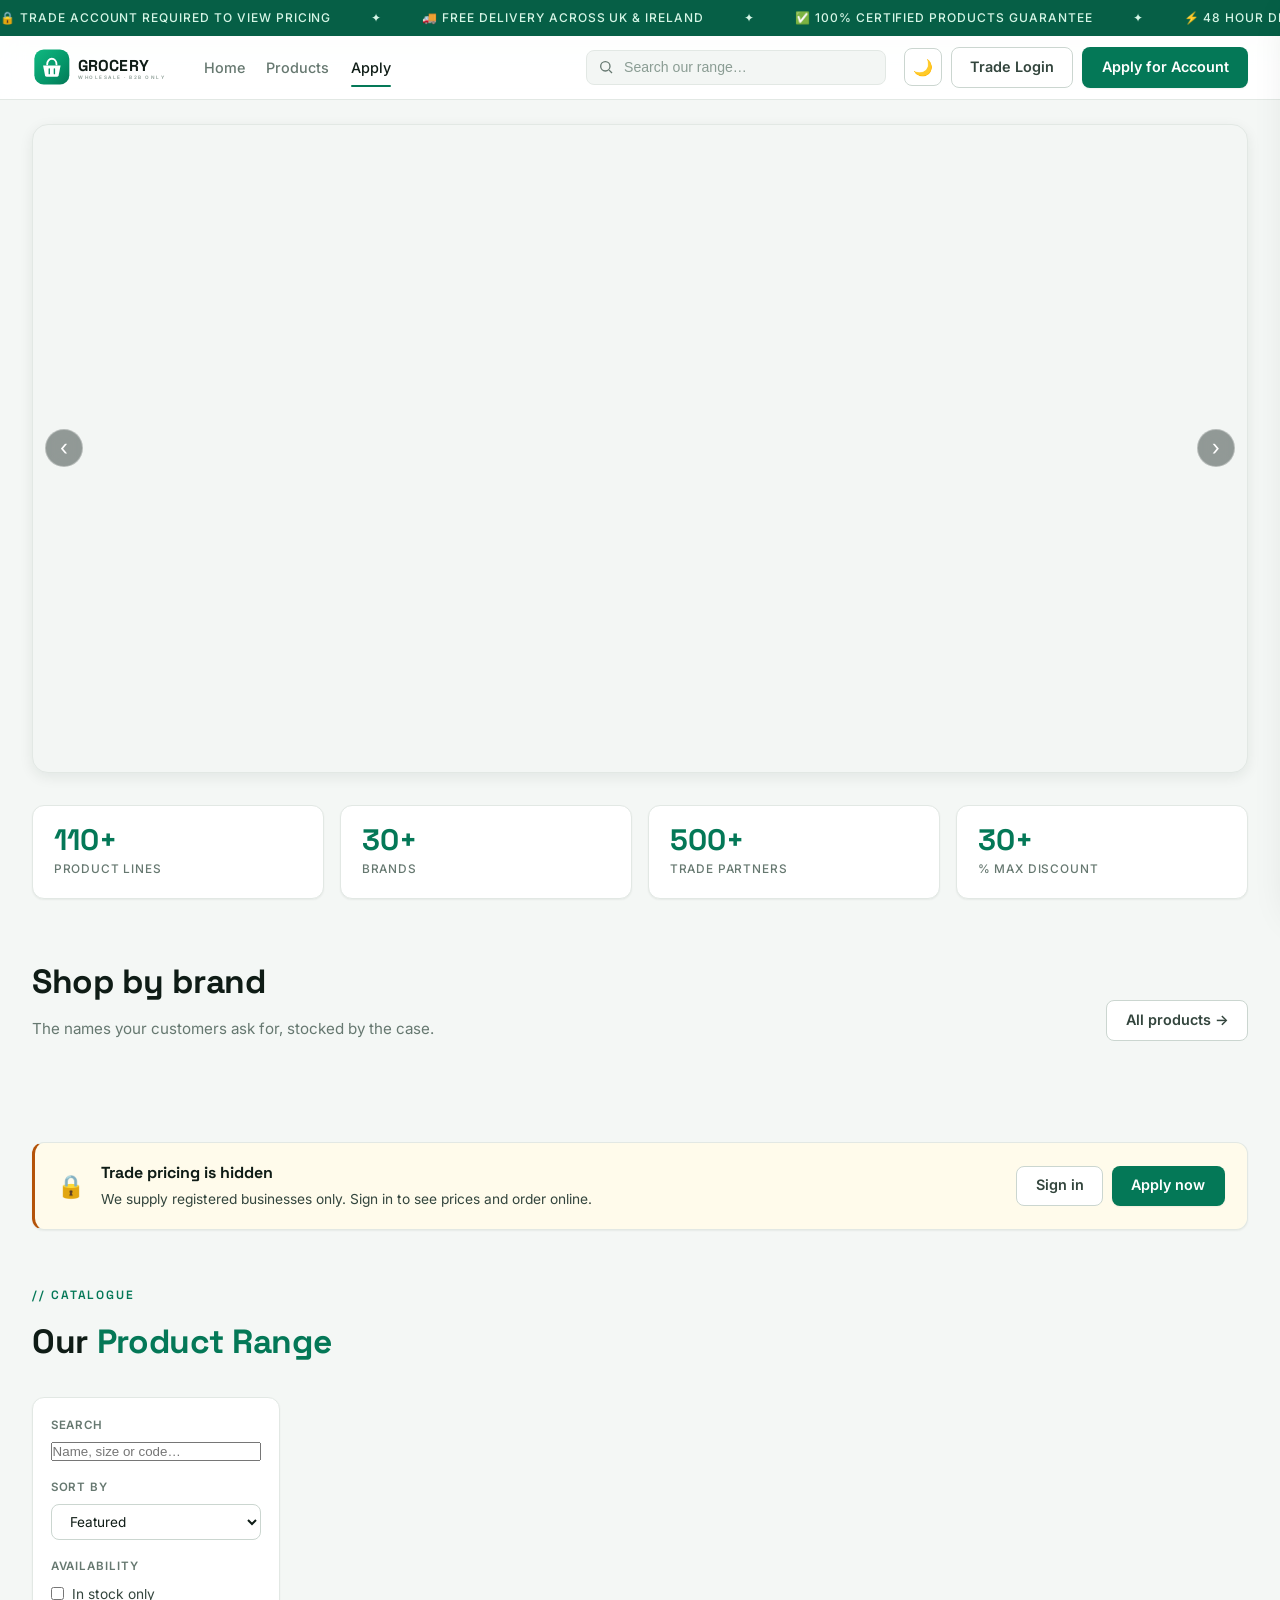
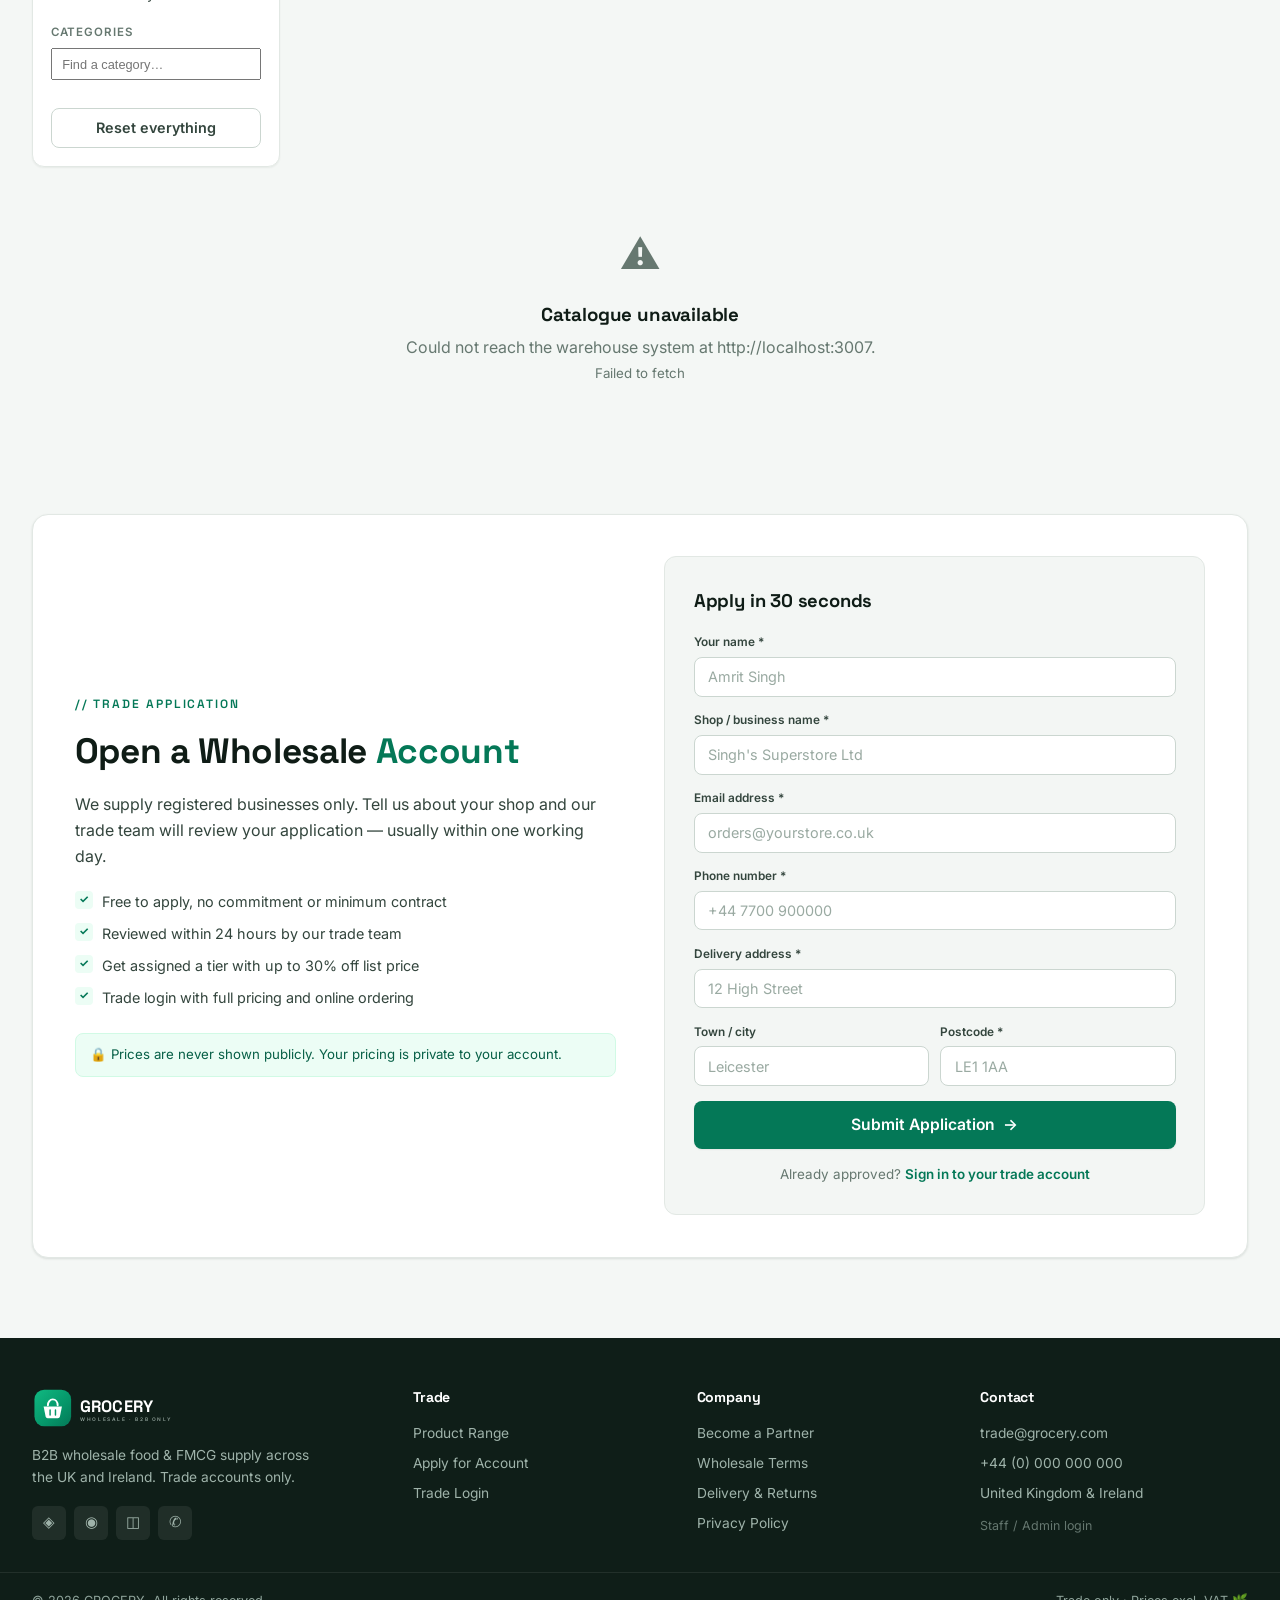
<file: index.html>
<!DOCTYPE html>
<html lang="en">
<head>
<meta charset="UTF-8">
<meta name="viewport" content="width=device-width, initial-scale=1.0">
<title>GROCERY — Wholesale B2B Food &amp; FMCG Supply</title>
<meta name="description" content="GROCERY — B2B wholesale supplier of Indian groceries, snacks, beverages and personal care. Trade accounts only. Apply for wholesale pricing.">
<link rel="preconnect" href="https://fonts.googleapis.com">
<link rel="preconnect" href="https://fonts.gstatic.com" crossorigin>
<link href="https://fonts.googleapis.com/css2?family=Space+Grotesk:wght@400;500;600;700&family=Inter:wght@400;500;600&display=swap" rel="stylesheet">
<script>try{document.documentElement.dataset.theme=localStorage.getItem('grc-theme')||(matchMedia('(prefers-color-scheme:dark)').matches?'dark':'light')}catch(e){}</script>
<link rel="stylesheet" href="styles.css">
<link rel="icon" href="assets/logo.svg">
</head>
<body>

<div class="announce">
  <div class="announce-track">
    <span>🔒 TRADE ACCOUNT REQUIRED TO VIEW PRICING</span><span>✦</span>
    <span>🚚 FREE DELIVERY ACROSS UK &amp; IRELAND</span><span>✦</span>
    <span>✅ 100% CERTIFIED PRODUCTS GUARANTEE</span><span>✦</span>
    <span>⚡ 48 HOUR DISPATCH ON STOCKED LINES</span><span>✦</span>
    <span>🔒 TRADE ACCOUNT REQUIRED TO VIEW PRICING</span><span>✦</span>
    <span>🚚 FREE DELIVERY ACROSS UK &amp; IRELAND</span><span>✦</span>
    <span>✅ 100% CERTIFIED PRODUCTS GUARANTEE</span><span>✦</span>
    <span>⚡ 48 HOUR DISPATCH ON STOCKED LINES</span><span>✦</span>
  </div>
</div>

<header class="nav" id="nav">
  <div class="nav-inner">
    <button class="hamburger" id="hamburger" aria-label="Menu"><span></span><span></span><span></span></button>
    <a class="logo" href="#top" data-logo></a>
    <nav class="nav-links" id="navLinks">
      <a href="#top" class="active">Home</a>
      <a href="#catalogue">Products</a>
      <a href="#apply">Apply</a>
    </nav>
    <div class="nav-search" id="navSearch">
      <svg viewBox="0 0 24 24" fill="none" stroke="currentColor" stroke-width="2"><circle cx="11" cy="11" r="7"/><path d="m21 21-4.3-4.3"/></svg>
      <input type="text" id="searchInput" placeholder="Search our range…" autocomplete="off">
      <div class="search-suggest" id="searchSuggest"></div>
    </div>
    <div class="nav-actions" id="navActions"></div>
  </div>
</header>

<main id="top">

<!-- BANNER -->
<section class="banner-hero vendor-hide">
  <!-- A slider with one slide today. Drop more files into assets/ and add them
       to BANNERS in main.js and they rotate; arrows and dots appear on their own. -->
  <div class="slider" id="heroSlider" aria-roledescription="carousel" aria-label="Offers">
    <div class="slider-track" id="heroTrack"></div>
    <button class="slider-nav prev" id="heroPrev" aria-label="Previous">&lsaquo;</button>
    <button class="slider-nav next" id="heroNext" aria-label="Next">&rsaquo;</button>
    <div class="slider-dots" id="heroDots"></div>
  </div>
</section>

<!-- FIGURES -->
<section class="trust vendor-hide">
  <div class="trust-item"><strong data-count="110">0</strong><small>Product Lines</small></div>
  <div class="trust-item"><strong data-count="30">0</strong><small>Brands</small></div>
  <div class="trust-item"><strong data-count="500">0</strong><small>Trade Partners</small></div>
  <div class="trust-item"><strong data-count="30">0</strong><small>% Max Discount</small></div>
</section>

<!-- SHOP BY BRAND -->
<section class="section vendor-hide" id="brandsSection">
  <div class="section-head">
    <div>
      <h2>Shop by brand</h2>
      <p class="section-sub">The names your customers ask for, stocked by the case.</p>
    </div>
    <a class="btn btn-ghost" href="#catalogue">All products →</a>
  </div>
  <!-- Auto-scrolling logo strip. The track is rendered twice so the loop has
       no seam; see renderBrands() in main.js. -->
  <div class="brand-marquee" id="brandMarquee">
    <div class="brand-track" id="brandTrack"></div>
  </div>
</section>

<section class="section" style="padding-bottom:0"><div id="statusBanner"></div></section>


<!-- CATALOGUE -->
<section class="section" id="catalogue">
  <div class="section-head">
    <div><span class="eyebrow">// Catalogue</span><h2>Our <span class="grad-text">Product Range</span></h2></div>
    <div class="shop-controls">
      <button class="btn btn-ghost shop-filter-toggle" id="filterToggle" aria-expanded="false">Filters</button>
      <span class="result-count" id="resultCount"></span>
    </div>
  </div>

  <!-- Sidebar and grid. With thousands of lines the browsing controls need a
       column of their own rather than a row of chips above the products. -->
  <div class="shop-layout">
    <aside class="shop-side" id="shopSide">
      <div class="side-block">
        <label class="side-label" for="sideSearch">Search</label>
        <input type="text" id="sideSearch" class="input" placeholder="Name, size or code…" autocomplete="off">
      </div>

      <div class="side-block">
        <label class="side-label" for="sortSelect">Sort by</label>
        <select id="sortSelect" class="select">
          <option value="featured">Featured</option>
          <option value="name">Name: A → Z</option>
          <option value="brand">Brand</option>
          <option value="stock">Stock: High → Low</option>
        </select>
      </div>

      <div class="side-block">
        <div class="side-head">
          <span class="side-label">Availability</span>
        </div>
        <label class="side-check">
          <input type="checkbox" id="inStockOnly"> In stock only
        </label>
      </div>

      <div class="side-block grow">
        <div class="side-head">
          <span class="side-label">Categories</span>
          <button class="side-clear" id="clearCats" hidden>Clear</button>
        </div>
        <input type="text" id="catFilter" class="input sm" placeholder="Find a category…" autocomplete="off">
        <div class="side-cats" id="sideCats"></div>
      </div>

      <button class="btn btn-ghost side-reset" id="clearFilters">Reset everything</button>
    </aside>

    <div class="shop-main">
      <div class="active-filters" id="activeFilters"></div>
      <div class="products-grid" id="productsGrid"></div>
    </div>
  </div>
  <div class="preview-more" id="previewMore" hidden></div>
  <div class="empty-state" id="emptyState" hidden>
    <span>🔍</span><h3>No products found</h3><p>Try a different search or category.</p>
    <button class="btn btn-ghost" id="clearFilters">Clear filters</button>
  </div>
</section>


<!-- APPLY -->
<section class="section vendor-hide" id="apply">
  <div class="apply-wrap">
    <div class="apply-copy">
      <span class="eyebrow">// Trade Application</span>
      <h2>Open a Wholesale <span class="grad-text">Account</span></h2>
      <p>We supply registered businesses only. Tell us about your shop and our trade team will review your application — usually within one working day.</p>
      <ul class="checklist">
        <li>Free to apply, no commitment or minimum contract</li>
        <li>Reviewed within 24 hours by our trade team</li>
        <li>Get assigned a tier with up to 30% off list price</li>
        <li>Trade login with full pricing and online ordering</li>
      </ul>
      <div class="apply-note">🔒 Prices are never shown publicly. Your pricing is private to your account.</div>
    </div>
    <form class="apply-form" id="applyForm" novalidate>
      <h3>Apply in 30 seconds</h3>
      <div class="field"><label for="ap-name">Your name *</label><input id="ap-name" placeholder="Amrit Singh" autocomplete="name"></div>
      <div class="field"><label for="ap-shop">Shop / business name *</label><input id="ap-shop" placeholder="Singh's Superstore Ltd" autocomplete="organization"></div>
      <div class="field"><label for="ap-email">Email address *</label><input id="ap-email" type="email" placeholder="orders@yourstore.co.uk" autocomplete="email"></div>
      <div class="field"><label for="ap-phone">Phone number *</label><input id="ap-phone" type="tel" placeholder="+44 7700 900000" autocomplete="tel"></div>
      <div class="field"><label for="ap-address">Delivery address *</label><input id="ap-address" placeholder="12 High Street" autocomplete="address-line1"></div>
      <div class="field-row">
        <div class="field"><label for="ap-city">Town / city</label><input id="ap-city" placeholder="Leicester" autocomplete="address-level2"></div>
        <div class="field"><label for="ap-postcode">Postcode *</label><input id="ap-postcode" placeholder="LE1 1AA" autocomplete="postal-code"></div>
      </div>
      <button class="btn btn-primary btn-lg full" type="submit">Submit Application <span class="arrow">→</span></button>
      <p class="form-foot">Already approved? <a href="login.html">Sign in to your trade account</a></p>
    </form>
  </div>
</section>


</main>

<footer class="footer" id="contact">
  <div class="footer-grid">
    <div class="footer-brand">
      <a class="logo" href="#top" data-logo></a>
      <p>B2B wholesale food &amp; FMCG supply across the UK and Ireland. Trade accounts only.</p>
      <div class="socials"><a href="#" aria-label="Instagram">◈</a><a href="#" aria-label="Facebook">◉</a><a href="#" aria-label="LinkedIn">◫</a><a href="#" aria-label="WhatsApp">✆</a></div>
    </div>
    <div><h4>Trade</h4><a href="#catalogue">Product Range</a><a href="#apply">Apply for Account</a><a href="login.html">Trade Login</a></div>
    <div><h4>Company</h4><a href="#apply">Become a Partner</a><a href="#">Wholesale Terms</a><a href="#">Delivery &amp; Returns</a><a href="#">Privacy Policy</a></div>
    <div><h4>Contact</h4><a href="mailto:trade@grocery.com">trade@grocery.com</a><a href="tel:+440000000000">+44 (0) 000 000 000</a><span class="footer-note">United Kingdom &amp; Ireland</span><a href="login.html#admin" class="admin-link">Staff / Admin login</a></div>
  </div>
  <div class="footer-bottom"><span>© 2026 GROCERY. All rights reserved.</span><span>Trade only · Prices excl. VAT 🌿</span></div>
</footer>

<!-- CART DRAWER -->
<div class="drawer-overlay" id="drawerOverlay"></div>
<aside class="drawer" id="cartDrawer" aria-label="Order">
  <div class="drawer-head"><h3>Your Order <span id="cartCount"></span></h3><button class="close-btn" id="closeCart">✕</button></div>
  <div class="drawer-body" id="cartItems"></div>
  <div class="drawer-foot" id="cartFoot">
    <div class="row"><span>Delivery</span><b>FREE</b></div>
    <div class="row total"><span>Order total</span><b id="cartNet">£0.00</b></div>
    <button class="btn btn-primary btn-lg full" id="placeOrderBtn">Place Order <span class="arrow">→</span></button>
  </div>
</aside>

<div class="modal-overlay" id="quickViewOverlay"><div class="modal" id="quickView"></div></div>
<div class="modal-overlay" id="msgOverlay"><div class="modal msg-modal" id="msgModal"></div></div>

<div class="toasts" id="toasts"></div>
<button class="back-top" id="backTop" aria-label="Back to top">↑</button>

<script src="store.js"></script>
<script src="main.js"></script>
</body>
</html>
</file>
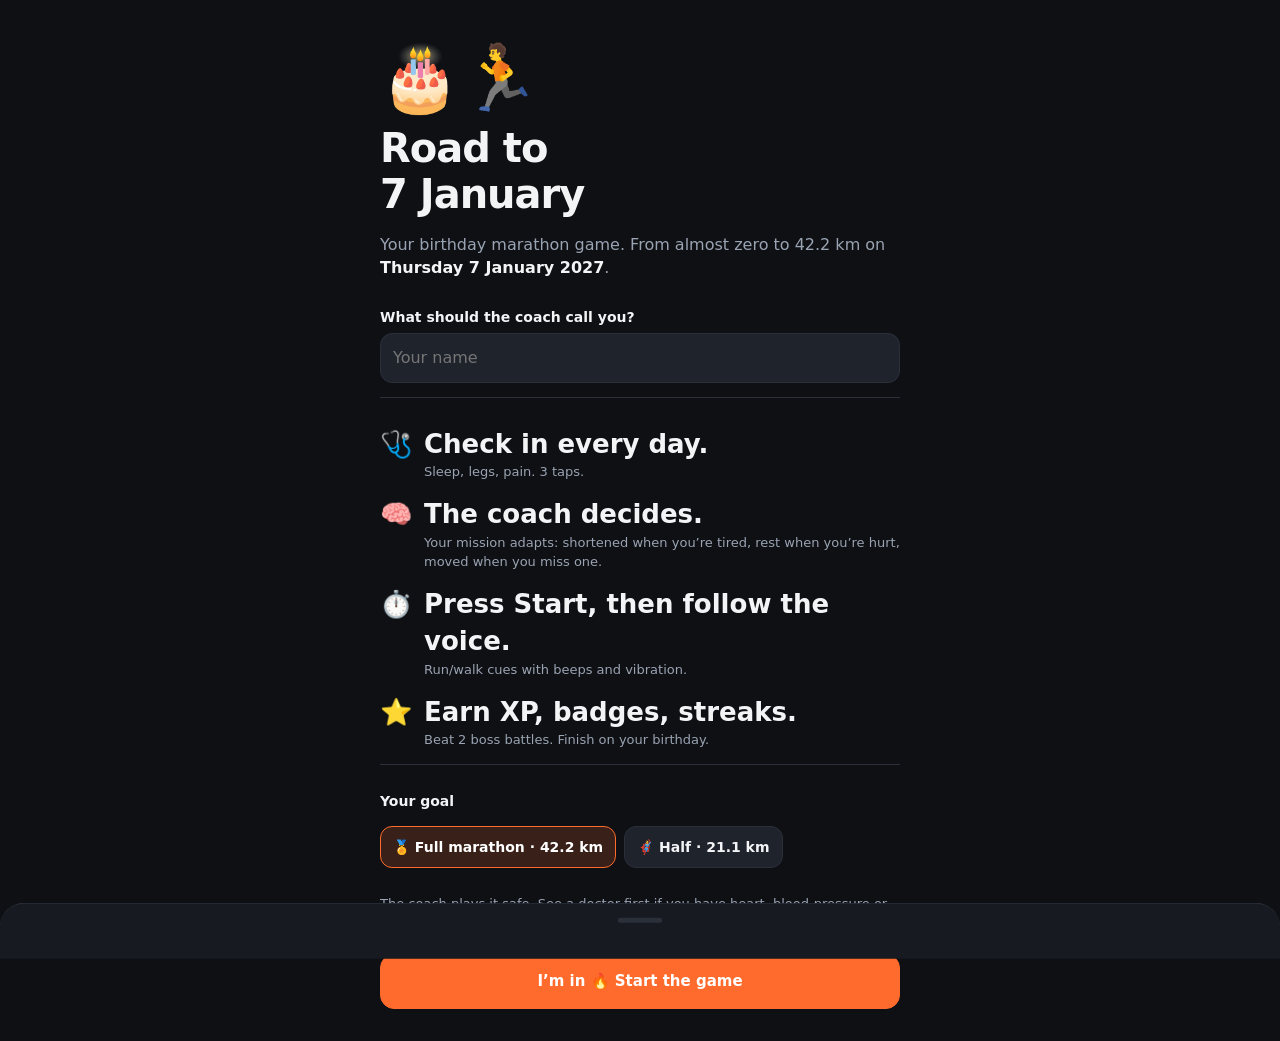
<file: docs/index.html>
<!doctype html>
<html lang="en">
<head>
<meta charset="utf-8">
<meta name="viewport" content="width=device-width, initial-scale=1, viewport-fit=cover">
<meta name="theme-color" content="#0e1014">
<meta name="apple-mobile-web-app-capable" content="yes">
<meta name="mobile-web-app-capable" content="yes">
<meta name="apple-mobile-web-app-status-bar-style" content="black-translucent">
<meta name="apple-mobile-web-app-title" content="7 Jan">
<title>Road to 7 January</title>
<link rel="manifest" href="manifest.webmanifest">
<link rel="apple-touch-icon" href="icon-180.png">
<link rel="icon" href="data:image/svg+xml,%3Csvg xmlns='http://www.w3.org/2000/svg' viewBox='0 0 64 64'%3E%3Crect width='64' height='64' rx='14' fill='%23ff6b2c'/%3E%3Ctext x='32' y='44' font-size='34' text-anchor='middle' font-family='Arial' font-weight='900' fill='white'%3E7%3C/text%3E%3C/svg%3E">
<style>
:root{
  --bg:#0e1014; --card:#171a21; --card2:#1f232c; --line:#2a2f3a;
  --text:#f3f4f6; --muted:#9aa3b2;
  --orange:#ff6b2c; --lime:#a3e635; --blue:#38bdf8; --red:#f43f5e; --gold:#fbbf24; --purple:#a78bfa;
  --run:#ff6b2c; --walk:#0ea5a4;
  --r:18px;
}
*{box-sizing:border-box;-webkit-tap-highlight-color:transparent}
html,body{margin:0;background:var(--bg);color:var(--text);font:16px/1.45 system-ui,-apple-system,"Segoe UI",Roboto,sans-serif}
body{min-height:100vh;overscroll-behavior-y:none}
button{font:inherit;color:inherit;border:0;background:none;cursor:pointer}
input,select,textarea{font:inherit;color:var(--text);background:var(--card2);border:1px solid var(--line);border-radius:12px;padding:12px;width:100%}
h1,h2,h3{margin:0;line-height:1.15}
.wrap{max-width:560px;margin:0 auto;padding:0 16px calc(96px + env(safe-area-inset-bottom))}
.muted{color:var(--muted)}
.small{font-size:13px}
.row{display:flex;gap:10px;align-items:center}
.grow{flex:1}

/* header */
header{position:sticky;top:0;z-index:20;background:rgba(14,16,20,.92);backdrop-filter:blur(10px);-webkit-backdrop-filter:blur(10px);padding:calc(10px + env(safe-area-inset-top)) 16px 10px;border-bottom:1px solid var(--line)}
header .in{max-width:560px;margin:0 auto}
.hname{font-weight:800;font-size:15px}
.hstats{display:flex;gap:12px;font-size:13px;font-weight:700;color:var(--muted)}
.hstats b{color:var(--text)}
.xpbar{height:6px;background:var(--card2);border-radius:9px;overflow:hidden;margin-top:8px}
.xpbar i{display:block;height:100%;background:linear-gradient(90deg,var(--orange),var(--gold));border-radius:9px;transition:width .6s}

/* cards */
.card{background:var(--card);border:1px solid var(--line);border-radius:var(--r);padding:16px;margin-top:14px}
.card h3{font-size:17px;margin-bottom:6px}
.hero{margin-top:14px;border-radius:24px;padding:20px;background:radial-gradient(120% 120% at 100% 0%,#3a1d10 0%,#1a1410 45%,var(--card) 100%);border:1px solid #3a2a20;position:relative;overflow:hidden}
.hero .big{font-size:64px;font-weight:900;line-height:1;letter-spacing:-2px}
.hero .lab{font-size:13px;font-weight:800;letter-spacing:2px;text-transform:uppercase;color:var(--orange)}
.hero .cake{position:absolute;right:14px;top:10px;font-size:54px;opacity:.9}
.phase{display:inline-block;margin-top:10px;font-size:12px;font-weight:800;padding:5px 10px;border-radius:99px;background:rgba(255,107,44,.15);color:#ffb08a}

.btn{display:inline-flex;align-items:center;justify-content:center;gap:6px;padding:12px 16px;border-radius:14px;background:var(--card2);border:1px solid var(--line);font-weight:700;font-size:15px}
.btn.primary{background:var(--orange);border-color:var(--orange);color:#fff}
.btn.lime{background:var(--lime);border-color:var(--lime);color:#111}
.btn.ghost{background:transparent}
.btn.block{width:100%}
.btn.sm{padding:8px 12px;font-size:13px;border-radius:11px}
.lnk{color:var(--blue);font-weight:700;font-size:13px;padding:6px 4px}

.chips{display:flex;flex-wrap:wrap;gap:8px;margin:8px 0 14px}
.chip{padding:10px 12px;border-radius:12px;background:var(--card2);border:1px solid var(--line);font-weight:700;font-size:14px}
.chip.on{background:rgba(255,107,44,.18);border-color:var(--orange);color:#fff}
.q{font-weight:700;font-size:14px;margin-top:4px}

/* tasks */
.task{display:flex;gap:12px;padding:14px;border-radius:16px;background:var(--card2);border:1px solid var(--line);margin-top:10px}
.task.done{opacity:.75;border-color:#2f4a1a}
.task .te{font-size:30px;line-height:1}
.task .tt{font-weight:800;font-size:16px}
.task .td{color:var(--muted);font-size:14px;margin-top:4px}
.task .ta{display:flex;flex-wrap:wrap;gap:8px;margin-top:10px;align-items:center}
.task .tadj{font-size:12px;color:var(--gold);margin-top:6px}
.xp{display:inline-block;font-size:12px;font-weight:800;color:var(--gold);margin-top:6px}
.pill{display:inline-flex;align-items:center;gap:6px;font-size:13px;font-weight:800;padding:7px 11px;border-radius:99px}
.pill.ok{background:rgba(163,230,53,.15);color:var(--lime)}
.pill.bad{background:rgba(244,63,94,.15);color:#fda4af}
.pill.info{background:rgba(56,189,248,.15);color:#7dd3fc}
.lock{font-size:13px;color:var(--muted);font-weight:700}
.k-long{border-color:#5b3a1e;background:linear-gradient(135deg,#2a1d14,var(--card2))}
.k-race{border-color:var(--gold);background:linear-gradient(135deg,#3b2c0a,var(--card2))}
.k-boss{border-color:#5b3fa0;background:linear-gradient(135deg,#231a3a,var(--card2))}

.verdict{border-left:4px solid var(--lime)}
.verdict.amber{border-left-color:var(--gold)}
.verdict.red{border-left-color:var(--red)}
.verdict ul{margin:6px 0 0;padding-left:18px}
.verdict li{margin:4px 0}

/* journey */
.prog{height:14px;border-radius:9px;background:var(--card2);position:relative;margin:26px 0 8px}
.prog i{position:absolute;left:0;top:0;bottom:0;border-radius:9px;background:linear-gradient(90deg,var(--orange),var(--gold))}
.prog .me{position:absolute;top:-24px;font-size:22px;transform:translateX(-50%)}
.prog .fin{position:absolute;right:-4px;top:-24px;font-size:22px}
.wk{margin-top:18px}
.wk h4{margin:0 0 6px;font-size:13px;letter-spacing:1px;text-transform:uppercase;color:var(--muted)}
.day{display:flex;align-items:center;gap:10px;padding:11px 12px;border-radius:12px;background:var(--card);border:1px solid var(--line);margin-top:6px}
.day.today{border-color:var(--orange);box-shadow:0 0 0 1px var(--orange) inset}
.day .dd{width:78px;font-size:13px;font-weight:700;color:var(--muted)}
.day .dt{flex:1;font-size:14px;font-weight:600;overflow:hidden;text-overflow:ellipsis;white-space:nowrap}
.day .ds{font-size:18px}

/* stats */
.grid3{display:grid;grid-template-columns:repeat(3,1fr);gap:10px}
.stat{background:var(--card2);border-radius:14px;padding:12px;text-align:center}
.stat b{display:block;font-size:22px;font-weight:900}
.stat span{font-size:12px;color:var(--muted);font-weight:700}
.badges{display:grid;grid-template-columns:repeat(4,1fr);gap:10px}
.bdg{text-align:center;background:var(--card2);border-radius:14px;padding:10px 4px}
.bdg .e{font-size:28px}
.bdg .n{font-size:11px;font-weight:800;margin-top:4px}
.bdg.off{opacity:.3;filter:grayscale(1)}
.lvl{display:flex;align-items:center;gap:14px}
.lvl .e{font-size:46px}

/* guide */
details{background:var(--card);border:1px solid var(--line);border-radius:16px;margin-top:10px;padding:0 14px}
summary{padding:14px 0;font-weight:800;list-style:none;cursor:pointer}
summary::after{content:"＋";float:right;color:var(--muted)}
details[open] summary::after{content:"－"}
details .body{padding-bottom:14px;color:#d6dae2;font-size:15px}
details table{width:100%;border-collapse:collapse;font-size:14px}
details td{border-top:1px solid var(--line);padding:8px 4px;vertical-align:top}
.check{display:flex;gap:10px;align-items:flex-start;padding:10px 0;border-top:1px solid var(--line);width:100%;text-align:left}
.check .bx{width:24px;height:24px;border-radius:7px;border:2px solid var(--line);flex:none;display:flex;align-items:center;justify-content:center;font-size:14px}
.check.on .bx{background:var(--lime);border-color:var(--lime);color:#111}
.check.on span:last-child{color:var(--muted);text-decoration:line-through}

/* tabbar */
nav{position:fixed;left:0;right:0;bottom:0;z-index:30;background:rgba(14,16,20,.95);backdrop-filter:blur(10px);-webkit-backdrop-filter:blur(10px);border-top:1px solid var(--line);padding:6px 6px calc(6px + env(safe-area-inset-bottom))}
nav .in{max-width:560px;margin:0 auto;display:grid;grid-template-columns:repeat(5,1fr)}
nav button{display:flex;flex-direction:column;align-items:center;gap:2px;padding:6px 0;font-size:11px;font-weight:700;color:var(--muted)}
nav button .i{font-size:22px;filter:grayscale(1);opacity:.7}
nav button.on{color:var(--text)}
nav button.on .i{filter:none;opacity:1}

/* sheet */
#sheetBg{position:fixed;inset:0;background:rgba(0,0,0,.6);z-index:70;display:none}
#sheet{position:fixed;left:0;right:0;bottom:0;z-index:71;max-height:92vh;overflow:auto;background:var(--card);border-radius:24px 24px 0 0;border-top:1px solid var(--line);padding:10px 18px calc(24px + env(safe-area-inset-bottom));transform:translateY(105%);transition:transform .28s ease}
#sheet.open{transform:none}
#sheet .grab{width:44px;height:5px;border-radius:9px;background:var(--line);margin:4px auto 12px}
#sheet .in{max-width:560px;margin:0 auto}
label.f{display:block;font-weight:700;font-size:14px;margin:12px 0 6px}
input[type=range]{padding:0;background:none;border:0;accent-color:var(--orange)}
.rpe{display:flex;justify-content:space-between;font-size:12px;color:var(--muted)}

/* timer */
#timer{position:fixed;inset:0;z-index:60;display:none;background:var(--run);color:#fff;transition:background .4s}
#timer.walk{background:var(--walk)}
#timer.done{background:#16a34a}
#timer.paused{background:#3f3f46}
.tm{max-width:560px;margin:0 auto;height:100%;display:flex;flex-direction:column;padding:calc(12px + env(safe-area-inset-top)) 20px calc(20px + env(safe-area-inset-bottom))}
.tm-top{display:flex;align-items:center;gap:10px}
.tm-top button{font-size:22px;width:44px;height:44px;border-radius:50%;background:rgba(0,0,0,.18)}
.tm-title{flex:1;text-align:center;font-weight:800;font-size:15px;opacity:.95}
.tm-mid{flex:1;display:flex;flex-direction:column;align-items:center;justify-content:center;text-align:center}
.tm-phase{font-size:64px;font-weight:900;letter-spacing:2px;line-height:1}
.tm-count{font-size:96px;font-weight:900;font-variant-numeric:tabular-nums;line-height:1.05;margin-top:6px}
.tm-sub{font-size:17px;font-weight:700;opacity:.9;margin-top:8px}
.tm-bar{height:10px;background:rgba(0,0,0,.2);border-radius:9px;overflow:hidden;width:100%;margin-top:20px}
.tm-bar i{display:block;height:100%;background:#fff;border-radius:9px}
.tm-grid{display:grid;grid-template-columns:repeat(3,1fr);gap:10px;margin-top:22px;width:100%}
.tm-grid div{background:rgba(0,0,0,.16);border-radius:14px;padding:10px}
.tm-grid b{display:block;font-size:22px;font-variant-numeric:tabular-nums}
.tm-grid span{font-size:12px;font-weight:700;opacity:.85}
.tm-btns{display:grid;grid-template-columns:1fr 1fr;gap:10px}
.tm-btns button{padding:16px;border-radius:16px;background:rgba(0,0,0,.2);font-weight:800;font-size:17px}
.tm-btns button.primary{background:#fff;color:#111}
.tm-btns button.wide{grid-column:1/-1}
.tm-tip{text-align:center;font-size:12px;opacity:.8;margin:10px 0 0}

/* misc */
#toast{position:fixed;left:50%;top:calc(64px + env(safe-area-inset-top));transform:translateX(-50%) translateY(-20px);background:#fff;color:#111;padding:10px 16px;border-radius:12px;font-weight:700;font-size:14px;z-index:80;opacity:0;transition:.25s;pointer-events:none;max-width:90vw;text-align:center}
#toast.on{opacity:1;transform:translateX(-50%)}
#fx{position:fixed;inset:0;pointer-events:none;z-index:90}
.cert{margin-top:14px;border-radius:24px;padding:24px 20px;text-align:center;background:linear-gradient(160deg,#3b2c0a,#1b1508 60%,#111);border:2px solid var(--gold)}
.cert h2{font-size:30px;margin:8px 0}
.cert .km{font-size:56px;font-weight:900;color:var(--gold);line-height:1}
.celebrate{text-align:center}
.celebrate .xpbig{font-size:54px;font-weight:900;color:var(--gold)}
.onb{min-height:100vh;display:flex;flex-direction:column;justify-content:center;padding:32px 20px calc(32px + env(safe-area-inset-bottom));max-width:560px;margin:0 auto}
.onb h1{font-size:40px;letter-spacing:-1px}
.onb .rule{display:flex;gap:12px;align-items:flex-start;margin-top:14px}
.onb .rule b{font-size:26px}
.sep{height:1px;background:var(--line);margin:14px 0}
</style>
</head>
<body>
<div id="app"></div>
<nav id="nav"></nav>
<div id="sheetBg" data-a="sheet-close"></div>
<div id="sheet"><div class="grab"></div><div class="in" id="sheetIn"></div></div>
<div id="timer"></div>
<div id="toast"></div>
<canvas id="fx"></canvas>

<script>
'use strict';
/* =====================================================================
   ROAD TO 7 JANUARY: a marathon training game.
   Single-user, offline-first. All progress is stored on this device.
   ===================================================================== */

const START = '2026-09-26';        // setup weekend (Sat)
const W1 = '2026-09-28';           // Monday of week 1
const TRAIN = '2026-09-29';        // first training day (100 days to go); 26–28 Sep are planning days
const BIRTHDAY = '2027-01-07';     // Thursday: race day
const KEY = 'road7jan.v1';
const Q = new URLSearchParams(location.search);

/* ---------------- dates (all as 'YYYY-MM-DD', calendar maths in UTC) */
const pad = n => String(n).padStart(2, '0');
const dn = s => { const [y, m, d] = s.split('-').map(Number); return Math.round(Date.UTC(y, m - 1, d) / 864e5); };
const ds = n => { const d = new Date(n * 864e5); return d.getUTCFullYear() + '-' + pad(d.getUTCMonth() + 1) + '-' + pad(d.getUTCDate()); };
const add = (s, k) => ds(dn(s) + k);
const wd = s => new Date(dn(s) * 864e5).getUTCDay();
const DOW = ['Sun', 'Mon', 'Tue', 'Wed', 'Thu', 'Fri', 'Sat'];
const DOWL = ['Sunday', 'Monday', 'Tuesday', 'Wednesday', 'Thursday', 'Friday', 'Saturday'];
const MON = ['Jan', 'Feb', 'Mar', 'Apr', 'May', 'Jun', 'Jul', 'Aug', 'Sep', 'Oct', 'Nov', 'Dec'];
const fmt = s => { const [, m, d] = s.split('-').map(Number); return DOW[wd(s)] + ' ' + d + ' ' + MON[m - 1]; };
const fmtLong = s => { const [y, m, d] = s.split('-').map(Number); return DOWL[wd(s)] + ' ' + d + ' ' + MON[m - 1] + ' ' + y; };
function today() {
  const o = Q.get('date');
  if (o && /^\d{4}-\d\d-\d\d$/.test(o)) return o;           // preview/testing: ?date=2026-11-28
  const d = new Date();
  return d.getFullYear() + '-' + pad(d.getMonth() + 1) + '-' + pad(d.getDate());
}
const esc = s => String(s ?? '').replace(/[&<>"']/g, c => ({ '&': '&amp;', '<': '&lt;', '>': '&gt;', '"': '&quot;', "'": '&#39;' }[c]));
const fm = m => (m % 1 ? Math.floor(m) + '½' : m) + ' min';
const clamp = (x, a, b) => Math.max(a, Math.min(b, x));
const hms = ms => { const s = Math.max(0, Math.floor(ms / 1000)); const h = Math.floor(s / 3600), m = Math.floor(s / 60) % 60, x = s % 60; return h ? h + ':' + pad(m) + ':' + pad(x) : pad(m) + ':' + pad(x); };
const hmin = min => { min = Math.round(min || 0); const h = Math.floor(min / 60); return h ? h + 'h ' + pad(min % 60) + 'm' : min + ' min'; };

/* ---------------- state */
function defState() {
  return {
    v: 1, name: '', onboarded: false, mode: 'full', raceDate: BIRTHDAY,
    logs: {}, bosses: {}, seen: [], injuryUntil: null, injuryStart: null, riskAccepted: false,
    settings: { voice: true, beep: true, vibrate: true, gps: false, loopKm: 5, remind: '07:00' },
    raceChecklist: {}, timer: null, created: today(),
    profile: {}, sched: [], weekAdj: {}, weights: [], reviews: {}
  };
}
let S;
try { S = Object.assign(defState(), JSON.parse(localStorage.getItem(KEY) || '{}')); } catch (e) { S = defState(); }
S.settings = Object.assign(defState().settings, S.settings || {});
function save() {
  S.savedAt = Date.now();
  try { localStorage.setItem(KEY, JSON.stringify(S)); } catch (e) {}
  queueSync();
}
/* cloud sync: when this page runs on claude.ai, progress is also kept in the artifact's database */
let DB = null, lastSynced = '', syncT = null, syncing = false;
const syncable = () => { const o = Object.assign({}, S); delete o.timer; delete o.savedAt; return JSON.stringify(o); };
function queueSync() { if (!DB) return; clearTimeout(syncT); syncT = setTimeout(pushDb, 1500); }
async function pushDb() {
  if (!DB || syncing) return;
  const cur = syncable(); if (cur === lastSynced) return;
  syncing = true;
  try { await DB.doc('game/state').set({ json: cur, savedAt: S.savedAt || Date.now() }); lastSynced = cur; }
  catch (e) { if (e && e.code === 'unavailable') setTimeout(pushDb, 4000 + Math.random() * 2000); }
  syncing = false;
  if (syncable() !== lastSynced) queueSync();
}
async function dbInit() {
  if (!window.claude || !window.claude.use) return;
  try { DB = await window.claude.use('db'); } catch (e) { DB = null; }
  if (!DB) return;
  try {
    const snap = await DB.doc('game/state').get();
    const r = snap.exists ? snap.data() : null;
    if (r && r.json && (r.savedAt || 0) > (S.savedAt || 0)) {
      const remote = JSON.parse(r.json), timer = S.timer;
      S = Object.assign(defState(), remote); S.settings = Object.assign(defState().settings, remote.settings || {});
      S.timer = timer; S.savedAt = r.savedAt;
      try { localStorage.setItem(KEY, JSON.stringify(S)); } catch (e) {}
      lastSynced = syncable(); render(); toast('☁️ Progress loaded from your account');
    } else if (r && r.json) { lastSynced = r.json; if (r.json !== syncable() && S.onboarded) queueSync(); }
  } catch (e) {}
}

/* in-page confirmation (dialog boxes are blocked in some viewers) */
let CONF = null;
function askConfirm(msg, yes, no) {
  return new Promise(res => {
    CONF = res;
    openSheet(`<h3 style="font-size:19px;margin-bottom:16px">${esc(msg)}</h3><div class="row"><button class="btn primary grow" data-a="conf" data-v="1">${esc(yes || 'Yes')}</button><button class="btn grow" data-a="conf" data-v="0">${esc(no || 'Cancel')}</button></div>`);
  });
}
const LG = d => S.logs[d] || (S.logs[d] = { tasks: {} });
const tl = (d, id) => S.logs[d] && S.logs[d].tasks && S.logs[d].tasks[id];
let TAB = 'today';

/* ---------------- task builders */
function tIv(r, w, n, o) { return Object.assign({ kind: 'intervals', iv: { run: r, walk: w, reps: n, warm: 5, cool: 5 }, min: 10 + Math.round(n * (r + w)), xp: 100, emoji: '🏃', title: `Run-walk · ${n} × (${fm(r)} run / ${fm(w)} walk)` }, o || {}); }
function tLongTime(total, r, w) { const n = Math.floor(total / (r + w)); return tIv(r, w, n, { long: true, xp: 150, emoji: '⛰️', title: `LONG run-walk · ${n * (r + w)} min (${fm(r)} run / ${fm(w)} walk)` }); }
function tRun(km, o) { return Object.assign({ kind: 'run', km, xp: Math.round(100 + 10 * km), emoji: '👟', title: `Easy run · ${km} km` }, o || {}); }
function tJog(min, o) { return Object.assign({ kind: 'run', min, xp: 80, emoji: '👟', title: `Easy jog · ${min} min` }, o || {}); }
function tLong(km, o) { return Object.assign({ kind: 'long', km, xp: Math.round(150 + 15 * km), emoji: '⛰️', title: `LONG RUN · ${km} km` }, o || {}); }
function tWalk(min, title) { return { kind: 'walk', min, xp: 40, emoji: '🚶', title: title || `Brisk walk · ${min} min` }; }
function tStr(light) { return { kind: 'strength', light: !!light, xp: light ? 40 : 60, emoji: '💪', title: light ? 'Light strength · 1–2 rounds' : 'Strength circuit · 3 rounds' }; }
function tRest(title, detail) { return { kind: 'rest', xp: 20, emoji: '😴', title: title || 'Rest day', detail }; }
function tRace(km) { return { kind: 'race', km, xp: 1000, emoji: '🎂', title: km > 40 ? 'BIRTHDAY MARATHON · 42.2 km' : 'BIRTHDAY HALF MARATHON · 21.1 km' }; }
function tBoss(n) { return { kind: 'boss', n, xp: 300, emoji: n === 1 ? '👾' : '🐉', title: `BOSS BATTLE · Checkpoint ${n}` }; }
function tPrep(title, items, xp, key) { return { kind: 'prep', title, items, xp: xp || 50, emoji: '🎒', key }; }
function tPlan(n) { const Z = PLANS[n]; return { kind: 'plan', n, key: 'plan' + n, xp: 150, emoji: Z.emoji, title: 'Planning day ' + n + ' · ' + Z.title }; }
function tReview(wk) { return { kind: 'review', wk, key: 'review', xp: 50, emoji: '📝', title: 'Weekly review · week ' + wk }; }
function tWeigh() { return { kind: 'weigh', key: 'weigh', xp: 20, emoji: '⚖️', title: 'Weekly weigh-in' }; }
const isRun = t => !!t && (t.kind === 'intervals' || t.kind === 'run' || t.kind === 'long' || t.kind === 'race');
const isLongT = t => !!t && (t.kind === 'long' || !!t.long);
const HALF = () => S.mode === 'half';
const raceKm = () => (HALF() ? 21.1 : 42.2);

/* ---------------- the training plan */
const P1 = { 1: [[1, 2, 8], [30, 1, 2], 30], 2: [[2, 2, 8], [40, 2, 2], 35], 3: [[3, 1.5, 7], [50, 3, 1], 40], 4: [[5, 1, 5], null, 0] };
const P2 = { 5: [5, 5, 8, 3], 6: [5, 6, 11, 3], 7: [6, 6, 14, 4], 8: [5, 5, 10, 3], 9: [6, 7, 16, 4], 10: [6, 7, 20, 4], 11: [6, 8, 24, 4], 12: [5, 7, 28, 3] };
const HALF_CAP = { 9: 14, 10: 16, 11: 18, 12: 19 };
const CP = { '2026-10-25': 1, '2026-11-22': 2 };
const weekOf = d => Math.floor((dn(d) - dn(W1)) / 7) + 1;
const WDN = ['Sun', 'Mon', 'Tue', 'Wed', 'Thu', 'Fri', 'Sat'];
function schedAt(d) {
  let e = { rundays: [2, 4], longday: 6 };
  for (const x of (S.sched || [])) if (dn(x.from) <= dn(d)) e = x;
  return e;
}
/* which role each weekday plays: A/B short runs, L long run, S short run (or walk) + strength, STR strength, rest otherwise */
function rolesAt(d) {
  const e = schedAt(d);
  const rd = (e.rundays && e.rundays.length === 2 ? e.rundays.map(Number) : [2, 4]).sort((a, b) => a - b);
  const L = +e.longday === 0 ? 0 : 6, Sd = L === 6 ? 0 : 6;
  const used = new Set([...rd, L, Sd]);
  let str = [1, 2, 3, 4, 5].find(x => !used.has(x) && x > rd[0] && x < rd[1]);
  if (str === undefined) str = [3, 1, 5, 2, 4].find(x => !used.has(x));
  const m = {}; m[rd[0]] = 'A'; m[rd[1]] = 'B'; m[L] = 'L'; m[Sd] = 'S'; if (str !== undefined) m[str] = 'STR';
  return m;
}
function weekText(d) {
  const m = rolesAt(d), by = r => Object.keys(m).filter(k => m[k] === r).map(k => WDN[k]);
  const rest = [1, 2, 3, 4, 5, 6, 0].filter(k => !m[k]).map(k => WDN[k]);
  return `Short runs ${by('A').concat(by('B')).join(' & ')} · Long run ${by('L')[0]} · Strength ${by('STR').concat(by('S')).join(' & ')} (+ a short run ${by('S')[0]}) · Rest ${rest.join(' & ') || 'none'}`;
}
const JOG_SHIFT = { j0: 0, j2: 0, j5: 1, j10: 2, j20: 2 };
const levelShift = () => JOG_SHIFT[(S.profile || {}).jog] || 0;

function basePlan(d) {
  const w = wd(d), T = [], n = dn(d), race = S.raceDate;
  let phase = '', note = '';
  if (n < dn(START)) {
    phase = 'Before the game';
    T.push(tRest('The game starts Sat 26 Sep', 'Get ready: shoes, app, calendar.'));
  } else if (d === race) {
    phase = 'RACE DAY';
    T.push(tRace(raceKm()));
  } else if (n > dn(race)) {
    phase = 'Recovery';
    const k = n - dn(race);
    const R = {
      1: tRest('Recovery day 1', 'Gentle walking, eat well, sleep. You earned it.'),
      2: tWalk(20, 'Recovery walk · 20 min'), 3: tRest('Recovery rest'),
      4: tWalk(30, 'Recovery walk · 30 min'), 5: tRest('Recovery rest'),
      6: tJog(15, { title: 'First jog back · 15 min very easy' }), 7: tWalk(30, 'Recovery walk · 30 min')
    };
    T.push(R[k] || tRest('Free play', 'Game complete! Run for fun whenever you like.'));
  } else if (n < dn(TRAIN)) {
    phase = 'Planning days · no workouts';
    const k = n - dn(START) + 1;
    T.push(tPlan(k));
    if (k === 1) T.push(tPrep('Setup checklist', ['Get running shoes fitted at a running shop', 'Install Strava or Nike Run Club', 'Add this app to your home screen', 'Tell one friend about your birthday marathon'], 50, 'setup'));
    if (k === 2) T.push(tPrep('Scout your routes', ['Find a safe ~5 km loop near home', 'Find a longer route or loop for long runs', 'Pick a backup for dark/icy days (treadmill, lit park)', 'Save the routes in Strava / Maps'], 50, 'routes'));
    if (k === 3) T.push(tPrep('Set up for tomorrow', ['Lay out shoes & kit for your first run', 'Set a daily phone alarm at your run time', 'Try the strength moves once, slowly (no workout, just learn)', 'Read the Guide tab: pace rule + injury rules'], 50, 'ready'));
    note = 'Planning day ' + k + ' of 3: no workouts. Sit, think, answer the coach. Training starts Tue 29 Sep, 100 days out.';
  } else if (n >= dn('2026-12-21')) {
    phase = n >= dn('2027-01-04') ? 'Race week' : 'Taper';
    const h = HALF();
    const X = {
      '2026-12-21': [tRest()], '2026-12-22': [tRun(h ? 5 : 6)], '2026-12-23': [tStr(true)],
      '2026-12-24': [tRun(5, { emoji: '🎄' })],
      '2026-12-25': [tRest('Christmas Day 🎄', 'Rest and enjoy it. No run today.')],
      '2026-12-26': [tRest('Boxing Day', 'Rest. A gentle walk is fine.')],
      '2026-12-27': [tLong(h ? 12 : 16)], '2026-12-28': [tRest()],
      '2026-12-29': [tRun(h ? 5 : 6)], '2026-12-30': [tStr(true)],
      '2026-12-31': [tRun(5, { emoji: '🎆' })],
      '2027-01-01': [tRest('New Year’s Day 🎆', 'Rest and hydrate.')],
      '2027-01-02': [tLong(h ? 8 : 10)], '2027-01-03': [tJog(20)],
      '2027-01-04': [tRun(4, { title: 'Easy 4 km + 4 × 1 min slightly faster', strides: true })],
      '2027-01-05': [tRest('Rest + carb up', 'Carb-rich meals from today: rice, pasta, roti, potatoes. Drink water through the day.')],
      '2027-01-06': [tWalk(15, 'Shake-out walk · 15 min'), tPrep('Race kit check', ['Tested shoes & socks laid out', 'Gels / jelly babies (1 per 30–40 min)', 'Water bottle filled', 'Vaseline / anti-chafe', 'Hi-vis, hat, gloves', 'Phone charged + live location ready', 'Loop route & home aid station ready', 'Alarm set · breakfast ready'])]
    };
    if (dn(race) > dn(BIRTHDAY) && n >= dn(BIRTHDAY)) {
      if (d === BIRTHDAY) T.push(tJog(15, { title: 'Birthday shake-out · 15 min easy 🎂' }));
      else T.push(tWalk(15, 'Shake-out walk · 15 min'));
    } else if (X[d]) T.push(...X[d]);
    else T.push(tRest());
  } else {
    const wk = weekOf(d), role = rolesAt(d)[w];
    phase = wk <= 4 ? 'Phase 1 · Build the habit' : 'Phase 2 · Build distance';
    if (wk <= 4) {
      const lvl = Math.min(wk + levelShift(), 4), p = P1[lvl];
      if (!role) T.push(tRest());
      if (role === 'A' || role === 'B') T.push(tIv(...p[0]));
      if (role === 'STR') T.push(tStr());
      if (role === 'L') T.push(lvl === 4 ? tLong(5, { title: 'LONG run-walk · 5 km' }) : tLongTime(...p[1]));
      if (role === 'S') { T.push(lvl === 4 ? tJog(20, { title: 'Easy jog/walk · 20 min' }) : tWalk(p[2])); T.push(tStr()); }
    } else {
      const [tu, th, sa, su] = P2[wk];
      const lk = HALF() && HALF_CAP[wk] ? Math.min(sa, HALF_CAP[wk]) : sa;
      if (!role) T.push(tRest());
      if (role === 'A') T.push(tRun(tu));
      if (role === 'STR') T.push(tStr());
      if (role === 'B') T.push(tRun(th));
      if (role === 'L') T.push(tLong(lk));
      if (role === 'S') { T.push(tRun(su)); T.push(tStr()); }
    }
    if (wk === 4 || wk === 8) note = 'Easier week: recover and absorb the training.';
    if (wk === 12) note = 'PEAK WEEK 🏔️ The biggest long run of the whole game is this week.';
    if (CP[d]) T.push(tBoss(CP[d]));
  }
  if (n >= dn(TRAIN) && n < dn(S.raceDate)) {
    if (w === 0 && n <= dn('2027-01-03')) T.push(tReview(weekOf(d)));
    if (w === 1) T.push(tWeigh());
  }
  return { date: d, phase, note, tasks: T };
}

/* plan with coach adjustments applied */
function scaleTask(t, f) {
  const c = Object.assign({}, t, { scaled: (t.scaled || 1) * f, origTitle: t.origTitle || t.title });
  if (t.kind === 'intervals') {
    c.iv = Object.assign({}, t.iv, { reps: Math.max(2, Math.round(t.iv.reps * f)) });
    const mins = Math.round(c.iv.reps * (c.iv.run + c.iv.walk));
    c.min = 10 + mins;
    c.title = t.title.replace(/\d+ ×/, c.iv.reps + ' ×').replace(/· \d+ min \(/, '· ' + mins + ' min (');
  } else if (t.km) {
    c.km = Math.max(1, Math.round(t.km * f * 2) / 2);
    c.title = t.title.replace(/[\d.]+ km/, c.km + ' km');
  } else if (t.min) {
    c.min = Math.max(10, Math.round(t.min * f));
    c.title = t.title.replace(/\d+ min/, c.min + ' min');
  }
  return c;
}
function applyAdj(p, a) {
  if (a.type === 'rest') {
    p.tasks = p.tasks.filter(t => ['boss', 'prep', 'plan', 'review', 'weigh'].includes(t.kind));
    p.tasks.unshift(Object.assign(tRest('Coach says: REST 🛑', a.why || 'Recovery comes first. Rest today.'), { id: p.date + '#r' }));
  } else if (a.type === 'walk') {
    p.tasks = p.tasks.filter(t => t.kind !== 'strength').map(t => isRun(t) ? Object.assign(tWalk(20, 'Easy walk instead of the run'), { id: t.id, origTitle: t.title }) : t);
  } else if (a.type === 'scale' && a.f < 1) {
    p.tasks = p.tasks.map(t => isRun(t) ? scaleTask(t, a.f) : t);
  }
}
function plan(d) {
  const p = basePlan(d);
  p.tasks.forEach((t, i) => { t.id = d + '#' + (t.key || i); });
  const L = S.logs[d];
  if (L && L.moveLong) {
    const src = basePlan(L.moveLong).tasks.find(isLongT);
    if (src) { src.id = d + '#m'; src.movedFrom = L.moveLong; p.tasks = p.tasks.filter(t => !isRun(t) && t.kind !== 'rest' && t.kind !== 'walk'); p.tasks.unshift(src); }
  }
  const wf = S.weekAdj && S.weekAdj[weekOf(d)];
  if (wf && wf < 1 && dn(d) >= dn(TRAIN) && d !== S.raceDate) p.tasks = p.tasks.map(t => isRun(t) ? scaleTask(t, wf) : t);
  if (L && L.adj && d !== S.raceDate) applyAdj(p, L.adj);
  if (L && L.movedTo) p.tasks.forEach(t => { if (isLongT(t)) t.moved = L.movedTo; });
  return p;
}
const isDone = (d, t) => { const r = tl(d, t.id); return !!r && r.status === 'done'; };

/* ---------------- day status, streaks, XP */
function dayStatus(d) {
  const T = today();
  if (dn(d) > dn(T)) return 'future';
  const p = plan(d);
  let need = 0, done = 0, core = 0, coreDone = 0, claimed = false;
  for (const t of p.tasks) {
    if (t.kind === 'rest') { if (isDone(d, t)) claimed = true; continue; }
    if (t.moved) continue;
    need++; const ok = isDone(d, t); if (ok) done++;
    if (t.kind !== 'strength' && t.kind !== 'prep') { core++; if (ok) coreDone++; }
  }
  if (need === 0) return (d === T && !claimed) ? 'rest-today' : 'rest';
  if (done === need) return 'done';
  if (core > 0 && coreDone === core) return 'partial-ok';
  if (d === T) return 'today';
  return done > 0 ? 'partial' : 'missed';
}
const okDay = d => { const s = dayStatus(d); return s === 'done' || s === 'partial-ok' || s === 'rest'; };
function streak() {
  const T = today(); let k = 0, d = T;
  if (dn(T) < dn(START)) return 0;
  if (okDay(d)) k++;
  d = add(T, -1);
  while (dn(d) >= dn(START) && okDay(d)) { k++; d = add(d, -1); }
  return k;
}
function bestStreak() {
  let best = 0, cur = 0; const T = today();
  for (let n = dn(START); n <= dn(T); n++) {
    const d = ds(n); const s = dayStatus(d);
    if (s === 'done' || s === 'partial-ok' || s === 'rest') { cur++; best = Math.max(best, cur); }
    else if (d !== T) cur = 0;
  }
  return best;
}
function xpTotal() {
  let x = 0; const T = today();
  for (const d in S.logs) { const L = S.logs[d]; for (const id in (L.tasks || {})) { const r = L.tasks[id]; if (r.status === 'done' && r.xp) x += r.xp; } }
  for (let n = dn(START); n < Math.min(dn(T), dn(S.raceDate) + 8); n++) {
    const d = ds(n);
    for (const t of plan(d).tasks) if (t.kind === 'rest' && !tl(d, t.id)) x += t.xp;
  }
  return x;
}
const LEVELS = [[0, 'Couch Starter', '🛋️'], [300, 'Walker', '🚶'], [800, 'Jogger', '👟'], [1600, 'Runner', '🏃'], [2800, 'Long Hauler', '⛰️'], [4200, 'Half Hero', '🦸'], [6000, 'Road Warrior', '⚔️'], [8200, 'Distance Beast', '🐺'], [10500, 'Marathoner', '🏅'], [13000, 'Legend', '👑']];
function levelInfo(x) {
  let i = 0; while (i + 1 < LEVELS.length && x >= LEVELS[i + 1][0]) i++;
  const c = LEVELS[i], nx = LEVELS[i + 1];
  return { i, name: c[1], emoji: c[2], from: c[0], to: nx ? nx[0] : c[0], next: nx ? nx[1] : null, pct: nx ? (x - c[0]) / (nx[0] - c[0]) : 1 };
}
function stats() {
  const s = { km: 0, runs: 0, min: 0, maxKm: 0, strength: 0, done: 0, race: null, xmas: false, nye: false, best: 0 };
  for (const d in S.logs) {
    const L = S.logs[d];
    for (const id in (L.tasks || {})) {
      const r = L.tasks[id]; if (r.status !== 'done') continue;
      s.done++;
      if (['intervals', 'run', 'long', 'race'].includes(r.kind)) {
        s.runs++; const km = +r.km || 0; s.km += km; s.maxKm = Math.max(s.maxKm, km); s.min += +r.min || 0;
        if (['2026-12-24', '2026-12-25', '2026-12-26', '2026-12-27'].includes(d)) s.xmas = true;
        if (d === '2026-12-31') s.nye = true;
        if (r.kind === 'race') s.race = Object.assign({ d }, r);
      } else if (r.kind === 'walk') { s.km += +r.km || 0; s.min += +r.min || 0; }
      else if (r.kind === 'strength') s.strength++;
    }
  }
  s.best = bestStreak();
  return s;
}
const BADGES = [
  ['first', '👣', 'First Step', 'Complete your first mission', s => s.done >= 1],
  ['r10', '🔟', 'Ten Runs', '10 runs completed', s => s.runs >= 10],
  ['r30', '🎖️', 'Thirty Runs', '30 runs completed', s => s.runs >= 30],
  ['k5', '5️⃣', '5K Club', '5 km in one go', s => s.maxKm >= 5],
  ['k10', '🎯', '10K Club', '10 km in one go', s => s.maxKm >= 10],
  ['k16', '🧭', '10 Miler', '16 km in one go', s => s.maxKm >= 16],
  ['k21', '🦸', 'Half Distance', '21.1 km in one go', s => s.maxKm >= 21.1],
  ['k28', '🏔️', 'The Summit', '28 km peak long run', s => s.maxKm >= 28],
  ['s7', '🔥', 'On Fire', '7-day streak', s => s.best >= 7],
  ['s21', '☄️', 'Unstoppable', '21-day streak', s => s.best >= 21],
  ['s50', '🌋', 'Volcano', '50-day streak', s => s.best >= 50],
  ['st10', '💪', 'Iron Legs', '10 strength sessions', s => s.strength >= 10],
  ['st25', '🦾', 'Titanium', '25 strength sessions', s => s.strength >= 25],
  ['t50', '🛣️', '50 km Road', '50 km total', s => s.km >= 50],
  ['t150', '🗺️', '150 km Road', '150 km total', s => s.km >= 150],
  ['t300', '🌍', '300 km Road', '300 km total', s => s.km >= 300],
  ['b1', '👾', 'Boss 1 Down', 'Pass checkpoint 1', () => S.bosses[1] && S.bosses[1].result === 'pass'],
  ['b2', '🐉', 'Boss 2 Down', 'Pass checkpoint 2', () => S.bosses[2] && S.bosses[2].result === 'pass'],
  ['xmas', '🎄', 'Festive Runner', 'Run over Christmas', s => s.xmas],
  ['nye', '🎆', 'New Year Legs', 'Run on 31 Dec', s => s.nye],
  ['fin', '🏁', 'FINISHER', 'Finish your birthday race', s => !!s.race],
  ['bday', '🎂', 'Birthday Legend', 'Finish on 7 January', s => !!s.race && s.race.d === BIRTHDAY]
];
function newBadges() {
  const st = stats();
  const got = BADGES.filter(b => b[4](st)).map(b => b[0]);
  const fresh = got.filter(id => !S.seen.includes(id));
  if (fresh.length) { S.seen.push(...fresh); save(); }
  return fresh.map(id => BADGES.find(b => b[0] === id));
}

/* ---------------- the coach */
function lastRunBefore(d) {
  for (let n = dn(d) - 1; n >= dn(START); n--) {
    const L = S.logs[ds(n)]; if (!L) continue;
    for (const id in (L.tasks || {})) { const r = L.tasks[id]; if (r.status === 'done' && ['intervals', 'run', 'long'].includes(r.kind)) return ds(n); }
  }
  return null;
}
function recentHard(d) {
  const rs = [];
  for (let n = dn(d) - 1; n >= dn(d) - 10 && rs.length < 2; n--) {
    const L = S.logs[ds(n)]; if (!L) continue;
    for (const id in (L.tasks || {})) { const r = L.tasks[id]; if (r.status === 'done' && ['intervals', 'run', 'long'].includes(r.kind) && r.rpe) rs.push(+r.rpe); }
  }
  return rs.length >= 2 && rs.every(x => x >= 8);
}
function verdict(d, ci) {
  const msgs = []; let adj = null, level = 'green';
  const base = basePlan(d);
  const hasRun = base.tasks.some(isRun);
  const isRace = d === S.raceDate;

  if (isRace) {
    if (ci.pain !== 'none' || ci.legs === 'hurt') {
      level = 'red';
      msgs.push('🚨 Do not run 42 km on an injury. Move your race to the backup date and rest today.');
      msgs.push('BACKUP');
    } else {
      if (ci.sleep === 'bad') msgs.push('😴 Bad sleep before a race is normal. It’s the sleep from 2 nights ago that counts.');
      msgs.push('🎂 Happy birthday! Everything is green. Run 5 / walk 1 from the very first minute, and start slower than feels right.');
    }
    return { adj: null, level, msgs };
  }

  if (ci.pain === 'sharp') {
    S.injuryUntil = add(d, 2); if (!S.injuryStart) S.injuryStart = d;
    adj = { type: 'rest', why: 'Sharp pain. Injury protocol: rest today and the next 2 days.' }; level = 'red';
    msgs.push('🚨 Sharp pain = stop. Rest today and the next 2 days.');
    msgs.push('If it’s on a bone (shin, foot) or lasts more than 3 days, see a physio or doctor.');
  } else if (S.injuryUntil && dn(d) <= dn(S.injuryUntil)) {
    if (ci.pain === 'none' && ci.legs !== 'hurt') {
      S.injuryUntil = null; S.injuryStart = null;
      adj = hasRun ? { type: 'scale', f: 0.6 } : null; level = 'amber';
      msgs.push('💚 Pain gone, welcome back! Easing you in at 60% today.');
    } else {
      adj = { type: 'rest', why: 'Still recovering. Rest today.' }; level = 'red';
      msgs.push('🛑 Still sore. Rest again today.');
      if (S.injuryStart && dn(d) - dn(S.injuryStart) >= 3) msgs.push('⚠️ It’s been 3+ days. Please book a physio or GP appointment.');
      S.injuryUntil = add(d, 1);
    }
  } else if (ci.pain === 'niggle' || ci.legs === 'hurt') {
    adj = hasRun ? { type: 'walk' } : null; level = 'amber';
    msgs.push(hasRun ? '⚠️ Niggle detected. Today’s run becomes an easy 20-min walk. No strength work on the sore area.' : '⚠️ Niggle noted. Good thing it’s a rest day.');
    msgs.push('Ice/heat, gentle stretching, and check in honestly tomorrow.');
  } else {
    let f = 1;
    if (ci.legs === 'sore') { f = Math.min(f, 0.7); msgs.push('🥵 Sore legs: run cut to 70% today.'); }
    if (ci.sleep === 'bad') { f = Math.min(f, 0.75); msgs.push('😫 Short sleep: run trimmed to protect you. Early night tonight!'); }
    const last = lastRunBefore(d);
    const baseline = dn(TRAIN) > dn(S.created) ? TRAIN : S.created;
    const gap = dn(d) - dn(last || baseline);
    if (hasRun && dn(d) >= dn(TRAIN) + 5 && gap >= 7) { f = Math.min(f, 0.6); msgs.push(`🔁 Comeback mode: ${gap} days since your last run, so starting at 60%.`); }
    else if (hasRun && dn(d) >= dn(TRAIN) + 5 && gap >= 4) { f = Math.min(f, 0.8); msgs.push(`🔁 ${gap} days since your last run: easing back in at 80%.`); }
    if (recentHard(d)) { f = Math.min(f, 0.8); msgs.push('🐢 Your last runs felt very hard (RPE 8+). Shorter and SLOWER today.'); }
    if (f < 1 && hasRun) { adj = { type: 'scale', f }; level = 'amber'; }
    else if (!hasRun) msgs.push(ci.legs === 'fresh' ? '⚡ Fresh legs on a rest/strength day: bank that energy, don’t add extra runs.' : '✅ All good. Do today’s mission as planned.');
    else msgs.push(ci.legs === 'fresh' && ci.sleep === 'good' ? '✅ All green. Go as planned, still at conversational pace.' : '✅ Good to go. Mission as planned.');
  }
  return { adj, level, msgs };
}

const TIPS = {
  p1: ['Run so slowly it feels silly. That’s the right pace right now.', 'Walk breaks are a strategy, not a failure.', 'Your heart adapts in weeks; tendons take months. Patience = no injury.', 'Consistency beats intensity. Showing up today is the win.', 'Short, quick, soft steps. Don’t overstride.', 'Sore the day after is normal. Pain that changes how you run is not.', 'Drink a glass of water when you wake up.'],
  p2: ['Long run = slow run. Slower than you think.', 'Practise race fuel on every run over 75 minutes.', 'Sleep is when you get fitter. Aim for 7–9 hours.', 'Calf raises are your Achilles insurance. Don’t skip strength.', 'Test your loop route on the long runs. That’s your race course.', 'Carb-rich dinner before long runs: rice, pasta, roti, potatoes.', 'Easier weeks are part of the plan. Absorb the work.', 'Dark evenings: hi-vis and a head torch. Be seen.'],
  taper: ['Taper tantrums are normal: sluggish or restless. Trust the plan.', 'You can’t gain fitness now, only lose freshness. Don’t cram.', 'Go easy on Christmas treats and New Year drinks before runs.', 'Plan the day: loop, aid station, friends, cake 🎂', 'Nothing new on race day: shoes, socks, gels, breakfast.']
};
function tipFor(d) {
  const tomorrow = add(d, 1), tp = plan(tomorrow).tasks;
  if (tomorrow === S.raceDate) return '🎂 Tomorrow is THE day. Kit laid out, carb-rich dinner, early night. You are ready.';
  if (tp.some(isLongT)) return '⛰️ Long run tomorrow: carb-rich dinner tonight, lay out your kit, charge your phone, sleep early.';
  if (tp.some(t => t.kind === 'boss')) return '👾 Boss battle tomorrow. Be honest with the coach; it keeps you safe.';
  const n = dn(d);
  const list = n >= dn('2026-12-21') ? TIPS.taper : (n >= dn('2026-10-26') ? TIPS.p2 : TIPS.p1);
  return '💡 ' + list[n % list.length];
}

function describe(t) {
  switch (t.kind) {
    case 'intervals': { const v = t.iv; return `Warm-up 5 min walk → ${v.reps} × (${fm(v.run)} run / ${fm(v.walk)} walk) → 5 min cool-down walk. ≈ ${t.min} min total. Conversational pace.`; }
    case 'run': return t.strides ? 'Easy 4 km. Near the end do 4 × 1 min slightly faster (not a sprint), with 1–2 min easy between.' : (t.km ? 'Conversational pace: you should be able to talk. Walk breaks are fine.' : 'Very easy. Talk-test pace. Walk breaks allowed.');
    case 'long': return `Run 5 min / walk 1 min from the first minute. ${t.km >= 12 ? 'Gel or jelly babies every 30–40 min from 30 min. Sips of water every 15–20 min. ' : ''}Slow is the goal.`;
    case 'walk': return 'Brisk pace, arms swinging. It builds your legs without the pounding.';
    case 'strength': return 'Squats ×12 · Reverse lunges ×10/leg · Glute bridges ×15 · Calf raises ×15 (slow) · Plank 30–45 s · Side plank 20–30 s/side.';
    case 'rest': return t.detail || 'Rest is training: your body gets stronger today. Walk, stretch, sleep well.';
    case 'race': return 'Run 5 / walk 1 from the start. Gel every 30–40 min. Slow first 10 km. Km 30–35 is the hard part, so keep moving. Cake at the finish 🎂';
    case 'boss': return 'Answer honestly. Pass = badge + 300 XP. Fail = the coach adjusts your goal to keep you safe.';
    case 'prep': return t.items.length + ' things to tick off.';
    case 'plan': return PLANS[t.n].intro;
    case 'review': return 'Tell the coach how this week went. Your answers shape next week.';
    case 'weigh': return 'Monday morning, after the toilet, before breakfast, same scale. The trend matters, not one number.';
  }
  return '';
}

/* ---------------- planning days, reviews and weight */
const DAYOPTS = [[1, 'Mon'], [2, 'Tue'], [3, 'Wed'], [4, 'Thu'], [5, 'Fri']];
const PLANS = {
  1: {
    emoji: '🧭', title: 'Know yourself', intro: 'The coach needs to know where you are starting from. No workout today: just honest answers.',
    submit: 'Save · plan my start',
    qs: [
      { k: 'age', type: 'num', label: 'Your age', unit: 'years', min: 14, max: 90, req: true },
      { k: 'height', type: 'num', label: 'Your height', unit: 'cm', min: 120, max: 220, req: true },
      { k: 'weight', type: 'num', label: 'Your weight today', unit: 'kg', step: 0.1, min: 35, max: 250, req: true, help: 'Your starting point. The coach asks again every Monday.' },
      { k: 'activity', type: 'choice', label: 'How active are you right now?', req: true, opts: [['none', '🪑 Mostly sitting'], ['walk', '🚶 I walk regularly'], ['sport', '⚽ Some sport / gym'], ['run', '🏃 I run a bit']] },
      { k: 'jog', type: 'choice', label: 'How long can you jog without stopping, today?', req: true, opts: [['j0', 'Under 1 min'], ['j2', '2–5 min'], ['j5', '5–10 min'], ['j10', '10–20 min'], ['j20', '20+ min']] },
      { k: 'health', type: 'multi', label: 'Any of these?', req: true, excl: 'none', opts: [['none', '✅ None'], ['heart', 'Heart condition'], ['bp', 'High blood pressure'], ['asthma', 'Asthma'], ['diabetes', 'Diabetes'], ['joints', 'Knee / hip / ankle issues'], ['back', 'Back problems']] },
      { k: 'doctor', type: 'choice', label: 'Has a doctor OK’d you to start running?', req: true, opts: [['yes', '👍 Yes / not needed'], ['booked', '📅 Appointment booked'], ['no', '✋ Not yet']] },
      { k: 'injuries', type: 'text', label: 'Any past injuries or worries?', ph: 'e.g. twisted ankle 2 years ago' }
    ],
    save(v, from) {
      Object.assign(S.profile, { age: v.age, height: v.height, activity: v.activity, jog: v.jog, health: v.health, doctor: v.doctor, injuries: v.injuries || '' });
      if (v.weight) addWeight(from, v.weight);
      const m = [];
      const sh = levelShift();
      m.push(sh === 0 ? '🐣 You start from the very beginning: 1-minute jogs with walk breaks. That’s exactly right.'
        : `⏩ You can already jog ${v.jog === 'j5' ? '5–10' : '10+'} minutes, so the coach skips the first ${sh === 1 ? 'week' : 'two weeks'} of intervals.`);
      const risky = (v.health || []).some(x => ['heart', 'bp', 'diabetes'].includes(x));
      if (risky && v.doctor !== 'yes') m.push('🩺 Because of your health answers, please get a doctor’s OK before your first run on Tue 29 Sep. The game will remind you.');
      if ((v.health || []).includes('asthma')) m.push('💨 Asthma: carry your inhaler on every run, and warm up well in cold air.');
      if ((v.health || []).some(x => x === 'joints' || x === 'back')) m.push('🦵 Joints/back: never skip the strength sessions, and walk any time something hurts.');
      const bmi = v.weight && v.height ? v.weight / Math.pow(v.height / 100, 2) : 0;
      if (bmi) m.push(`⚖️ Starting weight saved: ${v.weight} kg (BMI ${bmi.toFixed(1)}). Weigh in every Monday.`);
      return m;
    },
    load() { const p = S.profile, w = (S.weights || [])[0]; return Object.assign({}, p, { weight: w ? w.kg : '' }); }
  },
  2: {
    emoji: '🗓️', title: 'Design your week', intro: 'Pick the days that fit your life. The coach builds every week around them.',
    submit: 'Save · build my week',
    qs: [
      { k: 'rundays', type: 'days', count: 2, label: 'Pick 2 weekdays for your short runs', req: true, opts: DAYOPTS, help: 'Best with a day between them, e.g. Tue & Thu.' },
      { k: 'longday', type: 'choice', label: 'Long run day', req: true, opts: [[6, 'Saturday'], [0, 'Sunday']], help: 'Pick the day you have 1–4 hours free.' },
      { k: 'time', type: 'choice', label: 'When will you usually run?', req: true, opts: [['am', '🌅 Morning'], ['mid', '☀️ Lunchtime'], ['pm', '🌙 Evening']] },
      { k: 'where', type: 'choice', label: 'Where will you mostly run?', req: true, opts: [['park', '🌳 Park'], ['roads', '🛣️ Roads'], ['track', '🏟️ Track'], ['treadmill', '🏋️ Treadmill'], ['mix', '🔀 A mix']] },
      { k: 'treadmill', type: 'choice', label: 'Treadmill or gym for dark / icy days?', req: true, opts: [['yes', 'Yes'], ['no', 'No']] },
      { k: 'sleep', type: 'choice', label: 'How much do you usually sleep?', req: true, opts: [['lt6', 'Under 6 h'], ['6_7', '6–7 h'], ['7p', '7 h +']] },
      { k: 'busy', type: 'multi', label: 'Which days are usually busiest?', opts: [[1, 'Mon'], [2, 'Tue'], [3, 'Wed'], [4, 'Thu'], [5, 'Fri'], [6, 'Sat'], [0, 'Sun']] }
    ],
    save(v, from) {
      Object.assign(S.profile, { time: v.time, where: v.where, treadmill: v.treadmill, sleep: v.sleep, busy: v.busy || [] });
      setSched(from, v.rundays, v.longday);
      S.settings.remind = { am: '07:00', mid: '12:30', pm: '18:30' }[v.time] || S.settings.remind;
      const m = ['🗓️ Your week from ' + fmt(from) + ': ' + weekText(from)];
      const clash = (v.busy || []).map(Number).filter(x => v.rundays.map(Number).includes(x) || +v.longday === x);
      if (clash.length) m.push('⚠️ You run on your busiest day (' + clash.map(x => WDN[x]).join(', ') + '). Plan it the night before, or change it later in Me → My plan.');
      if (v.sleep === 'lt6') m.push('😴 Under 6 hours of sleep will hold you back more than any workout. Aim for 7+.');
      if (v.treadmill === 'no') m.push('🔦 No treadmill: get a head torch and hi-vis for dark evenings, and move runs on icy days.');
      return m;
    },
    load() { const e = schedAt(TRAIN), p = S.profile; return { rundays: (S.sched || []).length ? e.rundays : [], longday: (S.sched || []).length ? e.longday : '', time: p.time, where: p.where, treadmill: p.treadmill, sleep: p.sleep, busy: p.busy }; }
  },
  3: {
    emoji: '❤️', title: 'Your why & race plan', intro: 'Hard weeks will come. Your answers here are what the coach shows you then.',
    submit: 'Save · lock in my plan',
    qs: [
      { k: 'why', type: 'text', label: 'Why are you running a marathon on your birthday?', req: true, ph: 'Say it in your own words' },
      { k: 'distance', type: 'choice', label: 'Your goal distance', req: true, opts: [['full', '🏅 Full marathon · 42.2 km'], ['half', '🦸 Half · 21.1 km']] },
      { k: 'goal', type: 'choice', label: 'What does success look like?', req: true, opts: [['finish', 'Just finish'], ['smile', 'Finish smiling'], ['time', 'Beat a target time']] },
      { k: 'target', type: 'text', label: 'Target time', ph: 'e.g. under 5:30', show: v => v.goal === 'time' },
      { k: 'crew', type: 'text', label: 'Who will support you on 7 January?', ph: 'Names, and what they’ll do' },
      { k: 'reward', type: 'text', label: 'Your reward for finishing', ph: 'Something you really want' },
      { k: 'pledge', type: 'choice', label: 'Your pledge', req: true, opts: [['yes', '🤝 I’ll be honest in check-ins, rest when told and follow the coach']] }
    ],
    save(v) {
      Object.assign(S.profile, { why: v.why, goal: v.goal, target: v.target || '', crew: v.crew || '', reward: v.reward || '', pledge: true });
      const m = [];
      if (v.distance !== S.mode) { S.mode = v.distance; m.push(v.distance === 'half' ? '🦸 Goal set: Birthday HALF marathon (21.1 km). Long runs are capped to match.' : '🏅 Goal set: the full Birthday Marathon (42.2 km).'); }
      else m.push(S.mode === 'half' ? '🦸 Goal: Birthday Half Marathon, 21.1 km.' : '🏅 Goal: Birthday Marathon, 42.2 km.');
      if (v.goal === 'time') m.push('⏱️ Target noted. For a first marathon the coach still plans for finishing strong; time comes second.');
      m.push('❤️ Your why is saved. You’ll see it on the Today screen every day.');
      m.push('🚀 Planning complete. Your first run is Tue 29 Sep, 100 days before your birthday.');
      return m;
    },
    load() { const p = S.profile; return { why: p.why, distance: S.mode, goal: p.goal, target: p.target, crew: p.crew, reward: p.reward, pledge: p.pledge ? 'yes' : '' }; }
  }
};
const REVIEW = {
  emoji: '📝', title: 'Weekly review', intro: 'Two minutes. Be honest: the coach reshapes next week from this.', submit: 'Send to coach',
  qs: [
    { k: 'feel', type: 'choice', label: 'How did this week’s training feel?', req: true, opts: [['easy', '😎 Too easy'], ['right', '👌 Just right'], ['hard', '😤 Hard'], ['toohard', '🥵 Too hard']] },
    { k: 'pain', type: 'choice', label: 'Any pain this week?', req: true, opts: [['none', '✅ None'], ['niggle', '⚠️ Small niggle'], ['lasting', '🚨 Pain lasting 3+ days']] },
    { k: 'sleep', type: 'choice', label: 'Sleep this week', req: true, opts: [['good', '😴 Good'], ['ok', '😐 OK'], ['poor', '😫 Poor']] },
    { k: 'sched', type: 'choice', label: 'Did your run days work?', req: true, opts: [['yes', '👍 Yes, keep them'], ['change', '🔁 Change my days']] },
    { k: 'rundays', type: 'days', count: 2, label: 'New short-run days (from tomorrow)', req: true, opts: DAYOPTS, show: v => v.sched === 'change' },
    { k: 'longday', type: 'choice', label: 'New long run day', req: true, opts: [[6, 'Saturday'], [0, 'Sunday']], show: v => v.sched === 'change' },
    { k: 'note', type: 'text', label: 'Anything else the coach should know?', ph: 'Work, travel, how you feel…' }
  ]
};
function setSched(from, rundays, longday) {
  S.sched = (S.sched || []).filter(x => dn(x.from) < dn(from));
  S.sched.push({ from, rundays: rundays.map(Number).sort((a, b) => a - b), longday: +longday });
}
function addWeight(d, kg) {
  kg = Math.round(+kg * 10) / 10; if (!(kg > 0)) return;
  S.weights = (S.weights || []).filter(w => w.d !== d);
  S.weights.push({ d, kg }); S.weights.sort((a, b) => dn(a.d) - dn(b.d));
}
function weightInfo() {
  const W = S.weights || []; if (!W.length) return null;
  const first = W[0], last = W[W.length - 1], diff = Math.round((last.kg - first.kg) * 10) / 10;
  let msg;
  if (W.length < 2) msg = 'Starting weight saved. Weigh in every Monday: same time, before breakfast.';
  else if (diff <= -0.5) msg = `Down ${Math.abs(diff)} kg since you started. You’re doing great! 🎉`;
  else if (diff < 0.5) msg = 'Holding steady. Your fitness is climbing even when the scale doesn’t move. 💪';
  else msg = `Up ${diff} kg. That’s normal early in training: muscles store extra water and fuel. Watch the trend over several weeks.`;
  const h = +(S.profile || {}).height, bmi = h ? last.kg / Math.pow(h / 100, 2) : 0;
  return { W, first, last, diff, msg, bmi };
}
function weightSvg(W) {
  if (W.length < 2) return '';
  const x0 = dn(W[0].d), x1 = Math.max(dn(W[W.length - 1].d), x0 + 7);
  const ks = W.map(w => w.kg), lo = Math.min(...ks) - 1, hi = Math.max(...ks) + 1;
  const X = n => 30 + (n - x0) / (x1 - x0) * 280, Y = k => 10 + (hi - k) / (hi - lo) * 90;
  const pts = W.map(w => X(dn(w.d)).toFixed(1) + ',' + Y(w.kg).toFixed(1)).join(' ');
  const last = W[W.length - 1];
  return `<svg viewBox="0 0 330 124" width="100%" style="margin-top:8px">
    <line x1="30" y1="100" x2="310" y2="100" stroke="#2a2f3a"/>
    <text x="26" y="${Y(hi - 1) + 4}" font-size="9" fill="#9aa3b2" text-anchor="end">${(hi - 1).toFixed(1)}</text>
    <text x="26" y="${Y(lo + 1) + 4}" font-size="9" fill="#9aa3b2" text-anchor="end">${(lo + 1).toFixed(1)}</text>
    <polyline points="${pts}" fill="none" stroke="#ff6b2c" stroke-width="2.5" stroke-linejoin="round"/>
    ${W.map(w => `<circle cx="${X(dn(w.d)).toFixed(1)}" cy="${Y(w.kg).toFixed(1)}" r="3" fill="#ff6b2c"/>`).join('')}
    <circle cx="${X(dn(last.d)).toFixed(1)}" cy="${Y(last.kg).toFixed(1)}" r="5.5" fill="#fbbf24"/>
    <text x="30" y="116" font-size="9" fill="#9aa3b2">${fmt(W[0].d)}</text><text x="310" y="116" font-size="9" fill="#9aa3b2" text-anchor="end">${fmt(last.d)}</text></svg>`;
}
function weightCard(compact) {
  const w = weightInfo();
  if (!w) return compact ? '' : `<div class="card"><h3>⚖️ Weight</h3><p class="muted small">No weigh-ins yet.</p><button class="btn sm" data-a="weigh" data-d="${today()}">⚖️ Log my weight</button></div>`;
  return `<div class="card"><div class="row"><h3 class="grow">⚖️ Weight</h3><button class="lnk" data-a="weigh" data-d="${today()}">+ Log</button></div>
    <div class="row" style="align-items:baseline;gap:14px"><div style="font-size:32px;font-weight:900;white-space:nowrap">${w.last.kg}<span class="muted" style="font-size:15px"> kg</span></div>
    ${w.W.length > 1 ? `<div style="font-weight:800;color:${w.diff <= -0.5 ? 'var(--lime)' : w.diff < 0.5 ? 'var(--blue)' : 'var(--gold)'}">${w.diff > 0 ? '+' : ''}${w.diff} kg since ${fmt(w.first.d)}</div>` : ''}</div>
    <div class="small" style="margin-top:4px">${esc(w.msg)}</div>${compact ? '' : (w.bmi ? `<div class="muted small" style="margin-top:4px">BMI ${w.bmi.toFixed(1)}</div>` : '')}${weightSvg(w.W)}</div>`;
}
function progressCard(d) {
  if (dn(d) < dn(TRAIN) || dn(d) > dn(S.raceDate)) return '';
  const wkStart = dn(d) - ((wd(d) + 6) % 7);
  let km = 0, km0 = 0, done = 0, need = 0;
  for (let n = wkStart - 7; n < wkStart + 7; n++) {
    const dd = ds(n), L = S.logs[dd]; if (!L) continue;
    for (const id in (L.tasks || {})) { const r = L.tasks[id]; if (r.status === 'done' && r.km) { if (n >= wkStart) km += +r.km; else km0 += +r.km; } }
  }
  for (let n = dn(TRAIN); n < dn(d); n++) { const dd = ds(n); for (const t of plan(dd).tasks) if (isRun(t) && !t.moved) { need++; if (isDone(dd, t)) done++; } }
  const pct = need ? Math.round(done / need * 100) : 100, st = streak();
  const line = pct >= 85 ? 'You’re doing great. Keep stacking days! 🔥' : pct >= 60 ? 'Solid. Consistency is what gets you to the start line. 👍' : 'Every run from here counts. The coach adapts; just show up. 💪';
  return `<div class="card"><h3>📈 How you’re doing</h3><div class="grid3" style="margin-top:8px">
    <div class="stat"><b>${pct}%</b><span>runs done</span></div><div class="stat"><b>${st}</b><span>day streak</span></div><div class="stat"><b>${Math.round(km * 10) / 10}</b><span>km this week${km0 ? ' (last ' + Math.round(km0) + ')' : ''}</span></div></div>
    <p style="margin:10px 0 0">${line}</p></div>`;
}
function healthBanner() {
  const p = S.profile || {};
  const risky = (p.health || []).some(x => ['heart', 'bp', 'diabetes'].includes(x));
  if (!risky || p.doctor === 'yes') return '';
  return `<div class="card verdict red"><h3>🩺 Doctor’s OK needed</h3><p class="small" style="margin:0 0 10px">You told the coach about a heart, blood-pressure or diabetes condition. Please get a doctor’s OK before running.</p><button class="btn sm" data-a="doc-ok">I’ve been cleared</button></div>`;
}

/* questionnaire sheet */
let QS = {};
function qsOpen(spec, values, onDone) { QS = { spec, v: Object.assign({}, values || {}), onDone }; drawQS(true); }
function qsCollect() {
  for (const q of QS.spec.qs) {
    const el = document.getElementById('qs_' + q.k); if (!el) continue;
    if (q.type === 'num') QS.v[q.k] = el.value === '' ? '' : +el.value; else QS.v[q.k] = el.value.trim();
  }
}
function drawQS(top) {
  const { spec, v } = QS, sh = $('#sheet'), keep = sh.scrollTop;
  let h = `<h3 style="font-size:21px">${spec.emoji} ${esc(spec.title)}</h3><p class="muted small">${esc(spec.intro)}</p>`;
  for (const q of spec.qs) {
    if (q.show && !q.show(v)) continue;
    h += `<div class="q" style="margin-top:16px">${esc(q.label)}${q.req ? '' : ' <span class="muted small">(optional)</span>'}</div>`;
    if (q.help) h += `<div class="muted small">${esc(q.help)}</div>`;
    if (q.type === 'num') h += `<div class="row" style="margin-top:6px"><input id="qs_${q.k}" type="number" inputmode="decimal" step="${q.step || 1}" value="${v[q.k] ?? ''}"><span class="muted" style="min-width:44px">${q.unit || ''}</span></div>`;
    else if (q.type === 'text') h += `<textarea id="qs_${q.k}" rows="2" style="margin-top:6px" placeholder="${esc(q.ph || '')}">${esc(v[q.k] || '')}</textarea>`;
    else {
      const multi = q.type !== 'choice', sel = multi ? (v[q.k] || []).map(String) : String(v[q.k] ?? '');
      h += `<div class="chips">${q.opts.map(o => { const on = multi ? sel.includes(String(o[0])) : sel === String(o[0]); return `<button class="chip${on ? ' on' : ''}" data-a="qs-chip" data-k="${q.k}" data-v="${o[0]}">${esc(o[1])}</button>`; }).join('')}</div>`;
    }
  }
  h += `<button class="btn primary block" style="margin-top:14px;padding:15px" data-a="qs-save">${esc(spec.submit || 'Save')}</button>`;
  openSheet(h); sh.scrollTop = top ? 0 : keep;
}
function qsValidate() {
  for (const q of QS.spec.qs) {
    if (q.show && !q.show(QS.v)) continue;
    const x = QS.v[q.k];
    if (q.type === 'num' && x !== '' && x !== undefined && (x < q.min || x > q.max)) return `${q.label}: enter ${q.min}–${q.max} ${q.unit || ''}`;
    if (!q.req) continue;
    if (q.type === 'days' && (!x || x.length !== q.count)) return `${q.label}`;
    if ((q.type === 'multi') && (!x || !x.length)) return q.label;
    if (x === undefined || x === '' || x === null) return q.label;
  }
  return '';
}
function coachSheet(title, msgs) {
  openSheet(`<div class="celebrate"><div style="font-size:52px">🧠</div><h3 style="font-size:21px">${esc(title)}</h3></div>
    <div class="card" style="text-align:left">${msgs.map(m => `<p style="margin:8px 0">${esc(m)}</p>`).join('')}</div>
    <button class="btn primary block" style="margin-top:12px" data-a="sheet-close">Got it 💪</button>`);
}
function reviewSave(d, v) {
  const wk = weekOf(d), next = wk + 1, m = [];
  let f = 1;
  if (v.pain === 'lasting') { f = 0.7; m.push('🚨 Pain lasting 3+ days: please see a physio. Next week is cut to 70%, and the daily check-in will enforce rest if it still hurts.'); }
  else if (v.feel === 'toohard') { f = 0.8; m.push('🥵 Too hard → next week’s runs are cut to 80%. Slow down: easy runs should feel like 3–5 out of 10.'); }
  else if (v.feel === 'hard' && (v.sleep === 'poor' || v.pain === 'niggle')) { f = 0.9; m.push('😤 Hard week plus ' + (v.sleep === 'poor' ? 'poor sleep' : 'a niggle') + ' → next week trimmed to 90%.'); }
  else if (v.feel === 'hard') m.push('😤 Hard is OK: that’s the training working. Same plan next week, and keep the easy runs truly easy.');
  else if (v.feel === 'right') m.push('👌 Just right. Next week builds a little, as planned.');
  else m.push('😎 Too easy? Great sign, but the plan already builds every week and your tendons need time. Stay patient; the long runs get serious soon.');
  if (v.sleep === 'poor' && f === 1) m.push('😫 Poor sleep is the #1 thing to fix this week. Aim for 7+ hours.');
  if (v.pain === 'niggle' && f !== 0.7) m.push('⚠️ Niggle noted. Check in honestly each morning; the coach will swap runs for walks if needed.');
  if (f < 1) S.weekAdj[next] = f; else delete S.weekAdj[next];
  if (v.sched === 'change') { setSched(add(d, 1), v.rundays, v.longday); m.push('🔁 New week from ' + fmt(add(d, 1)) + ': ' + weekText(add(d, 1))); }
  const prev = S.reviews[wk - 1];
  if (v.feel === 'toohard' && prev && prev.feel === 'toohard' && S.mode === 'full') m.push('💡 Two “too hard” weeks in a row. Consider switching to the Birthday HALF marathon (Me → Goal). No shame, just smart.');
  S.reviews[wk] = { feel: v.feel, pain: v.pain, sleep: v.sleep, note: v.note || '', f };
  return m;
}

/* ---------------- views */
const $ = s => document.querySelector(s);
function header() {
  const x = xpTotal(), L = levelInfo(x), T = today();
  const left = dn(S.raceDate) - dn(T);
  return `<header><div class="in">
    <div class="row"><div class="hname grow">${L.emoji} ${esc(S.name || 'Runner')} · <span class="muted">Lv ${L.i + 1} ${L.name}</span></div>
    <div class="hstats"><span>🔥 <b>${streak()}</b></span><span>⭐ <b>${x}</b></span>${left >= 0 ? `<span>🎂 <b>${left}</b>d</span>` : ''}</div></div>
    <div class="xpbar"><i style="width:${Math.round(L.pct * 100)}%"></i></div>
  </div></header>`;
}
function navBar() {
  const tabs = [['today', '🎯', 'Today'], ['journey', '🗺️', 'Journey'], ['stats', '🏆', 'Stats'], ['guide', '📖', 'Guide'], ['me', '⚙️', 'Me']];
  return `<div class="in">${tabs.map(t => `<button class="${TAB === t[0] ? 'on' : ''}" data-a="tab" data-t="${t[0]}"><span class="i">${t[1]}</span>${t[2]}</button>`).join('')}</div>`;
}

let CI = {};
function checkinCard(d) {
  const row = (k, q, opts) => `<div class="q">${q}</div><div class="chips" data-k="${k}">${opts.map(o => `<button class="chip${CI[k] === o[0] ? ' on' : ''}" data-a="ci" data-k="${k}" data-v="${o[0]}">${o[1]}</button>`).join('')}</div>`;
  return `<div class="card"><h3>🩺 Daily check-in</h3><p class="muted small" style="margin:0 0 10px">3 taps. The coach uses your answers to decide today’s mission.</p>
    ${row('sleep', 'How did you sleep?', [['bad', '😫 < 5 h'], ['ok', '😐 5–7 h'], ['good', '😴 7 h +']])}
    ${row('legs', 'How do your legs feel?', [['fresh', '⚡ Fresh'], ['normal', '🙂 Normal'], ['sore', '🥵 Sore'], ['hurt', '🤕 Painful']])}
    ${row('pain', 'Any pain that changes how you run?', [['none', '✅ None'], ['niggle', '⚠️ A niggle'], ['sharp', '🚨 Sharp / on a bone']])}
    <button class="btn primary block" data-a="ci-submit">Get today’s orders →</button></div>`;
}
function verdictCard(d) {
  const L = S.logs[d]; const v = L.verdict || { level: 'green', msgs: [] };
  const items = v.msgs.map(m => m === 'BACKUP'
    ? `<li><div class="row" style="flex-wrap:wrap;gap:8px;margin-top:6px"><button class="btn sm" data-a="race-move" data-to="2027-01-09">Move to Sat 9 Jan</button><button class="btn sm" data-a="race-move" data-to="2027-01-10">Move to Sun 10 Jan</button></div></li>`
    : `<li>${esc(m)}</li>`).join('');
  return `<div class="card verdict ${v.level}"><div class="row"><h3 class="grow">🧠 Coach’s orders</h3><button class="lnk" data-a="ci-redo">Redo check-in</button></div><ul>${items}</ul></div>`;
}
function longOffer(d) {
  const L = S.logs[d];
  if (L && (L.moveLong || L.noMove)) return '';
  if (plan(d).tasks.some(isLongT)) return '';
  let sat = null, t = null;
  for (const k of [1, 2]) {
    const pd = add(d, -k); if (dn(pd) < dn(TRAIN)) break;
    const pt = plan(pd).tasks.find(isLongT); if (pt) { sat = pd; t = pt; break; }
    if (S.logs[pd] && S.logs[pd].moveLong) return '';
  }
  if (!t || t.moved || isDone(sat, t)) return '';
  const r = tl(sat, t.id);
  if (r && r.status === 'skipped' && (r.reason === 'injured' || r.reason === 'ill')) return '';
  if (S.logs[sat] && S.logs[sat].adj && S.logs[sat].adj.type === 'rest') return '';
  return `<div class="card" style="border-color:#5b3a1e"><h3>⛰️ Missed ${DOWL[wd(sat)]}’s long run?</h3><p class="muted small" style="margin:0 0 10px">“${esc(t.title)}” is the most important session of the week. The coach can move it to today (it replaces today’s short run or walk).</p>
    <div class="row"><button class="btn primary" data-a="move-long" data-from="${sat}">Yes, do it today</button><button class="btn ghost" data-a="no-move">No, skip it</button></div></div>`;
}
function taskCard(d, t, opts) {
  opts = opts || {};
  const r = tl(d, t.id), T = today();
  const future = dn(d) > dn(T), past = dn(d) < dn(T);
  let act = '';
  if (t.moved) act = `<span class="pill info">↪ Moved to ${fmt(t.moved)}</span>`;
  else if (r && r.status === 'done') act = `<span class="pill ok">✅ Done · +${r.xp} XP${r.km ? ' · ' + r.km + ' km' : ''}${r.min ? ' · ' + hmin(r.min) : ''}</span><button class="lnk" data-a="undo" data-d="${d}" data-id="${t.id}">Undo</button>`;
  else if (r && r.status === 'skipped') act = `<span class="pill bad">Skipped · ${esc(r.reason)}</span><button class="lnk" data-a="undo" data-d="${d}" data-id="${t.id}">Undo</button>`;
  else if (future) act = `<span class="lock">🔒 Unlocks ${fmt(d)}</span>`;
  else if (t.kind === 'rest') act = past ? `<span class="pill ok">😴 Rested · +${t.xp} XP</span>` : `<button class="btn sm lime" data-a="claim" data-d="${d}" data-id="${t.id}">😴 I rested · claim +${t.xp} XP</button>`;
  else if (opts.locked && !['boss', 'prep', 'plan', 'review', 'weigh'].includes(t.kind)) act = `<span class="lock">🔒 Do your check-in first</span>`;
  else if (t.kind === 'boss') act = `<button class="btn primary sm" data-a="boss" data-d="${d}" data-id="${t.id}">⚔️ Fight the boss</button>`;
  else if (t.kind === 'prep') act = `<button class="btn primary sm" data-a="prep" data-d="${d}" data-id="${t.id}">📋 Open checklist</button>`;
  else if (t.kind === 'plan') act = `<button class="btn primary sm" data-a="plan" data-d="${d}" data-id="${t.id}">📝 Answer the coach</button>`;
  else if (t.kind === 'review') act = `<button class="btn primary sm" data-a="review" data-d="${d}" data-id="${t.id}">📝 Start weekly review</button>`;
  else if (t.kind === 'weigh') act = `<button class="btn primary sm" data-a="weigh" data-d="${d}" data-id="${t.id}">⚖️ Log my weight</button>`;
  else if (t.kind === 'strength') act = `<button class="btn primary sm" data-a="str" data-d="${d}" data-id="${t.id}">💪 Open circuit</button><button class="btn sm" data-a="log" data-d="${d}" data-id="${t.id}">✍️ Log</button><button class="btn sm ghost" data-a="skip" data-d="${d}" data-id="${t.id}">Skip</button>`;
  else act = `${d === T ? `<button class="btn primary sm" data-a="start" data-d="${d}" data-id="${t.id}">▶ Start</button>` : ''}<button class="btn sm" data-a="log" data-d="${d}" data-id="${t.id}">✍️ Log it</button><button class="btn sm ghost" data-a="skip" data-d="${d}" data-id="${t.id}">Skip</button>`;
  return `<div class="task k-${t.kind}${t.long ? ' k-long' : ''}${r && r.status === 'done' ? ' done' : ''}">
    <div class="te">${t.emoji}</div><div class="grow"><div class="tt">${esc(t.title)}</div><div class="td">${esc(describe(t))}</div>
    ${t.movedFrom ? `<div class="tadj">↪ Moved from ${fmt(t.movedFrom)}</div>` : ''}
    ${t.origTitle ? `<div class="tadj">🧠 Coach adjusted this from: ${esc(t.origTitle)}</div>` : ''}
    ${r ? '' : `<span class="xp">+${t.xp} XP</span>`}
    <div class="ta">${act}</div></div></div>`;
}

function viewOnboard() {
  return `<div class="onb">
    <div style="font-size:64px">🎂🏃</div>
    <h1>Road to<br>7 January</h1>
    <p class="muted">Your birthday marathon game. From almost zero to 42.2 km on <b style="color:var(--text)">Thursday 7 January 2027</b>.</p>
    <label class="f">What should the coach call you?</label>
    <input id="obName" placeholder="Your name" value="${esc(S.name)}" maxlength="24">
    <div class="sep"></div>
    <div class="rule"><b>🩺</b><div><b>Check in every day.</b><div class="muted small">Sleep, legs, pain. 3 taps.</div></div></div>
    <div class="rule"><b>🧠</b><div><b>The coach decides.</b><div class="muted small">Your mission adapts: shortened when you’re tired, rest when you’re hurt, moved when you miss one.</div></div></div>
    <div class="rule"><b>⏱️</b><div><b>Press Start, then follow the voice.</b><div class="muted small">Run/walk cues with beeps and vibration.</div></div></div>
    <div class="rule"><b>⭐</b><div><b>Earn XP, badges, streaks.</b><div class="muted small">Beat 2 boss battles. Finish on your birthday.</div></div></div>
    <div class="sep"></div>
    <label class="f">Your goal</label>
    <div class="chips"><button class="chip ${S.mode === 'full' ? 'on' : ''}" data-a="ob-mode" data-v="full">🏅 Full marathon · 42.2 km</button><button class="chip ${S.mode === 'half' ? 'on' : ''}" data-a="ob-mode" data-v="half">🦸 Half · 21.1 km</button></div>
    <p class="muted small">The coach plays it safe. See a doctor first if you have heart, blood-pressure or joint problems.</p>
    <button class="btn primary block" data-a="ob-go" style="margin-top:8px;padding:16px">I’m in 🔥 Start the game</button>
  </div>`;
}

function viewToday() {
  const d = today(), p = plan(d), L = S.logs[d];
  const left = dn(S.raceDate) - dn(d);
  const total = dn(S.raceDate) - dn(START);
  const dayNo = dn(d) - dn(START) + 1;
  let h = '';
  const st = stats();

  if (st.race && dn(d) > dn(st.race.d)) h += certificate(st);

  if (d === S.raceDate) {
    h += `<div class="hero" style="border-color:var(--gold)"><div class="cake">🎂</div><div class="lab" style="color:var(--gold)">It’s race day</div><div class="big" style="font-size:44px">Happy birthday${S.name ? ', ' + esc(S.name) : ''}!</div><p class="muted" style="margin:8px 0 0">Today you run ${raceKm()} km. Every run, every walk, every early night was for this.</p></div>`;
  } else if (left > 0) {
    h += `<div class="hero"><div class="cake">🎂</div><div class="lab">${dn(d) < dn(START) ? 'Game starts in ' + (dn(START) - dn(d)) + ' days' : dn(d) < dn(TRAIN) ? 'Planning day ' + dayNo + ' of 3 · training starts Tue 29 Sep' : 'Day ' + dayNo + ' of ' + (total + 1)}</div>
      <div class="big">${left}</div><div style="font-weight:800">day${left === 1 ? '' : 's'} to your birthday ${HALF() ? 'half ' : ''}marathon</div>
      <div class="muted small" style="margin-top:4px">${fmtLong(d)}</div><span class="phase">${esc(p.phase)}${dn(d) >= dn(TRAIN) && dn(d) < dn('2026-12-21') ? ' · Week ' + weekOf(d) : ''}</span></div>`;
  } else {
    h += `<div class="hero"><div class="cake">🏅</div><div class="lab">${esc(p.phase)}</div><div class="big" style="font-size:40px">${st.race ? 'You did it.' : 'Race day has passed'}</div><div class="muted small">${fmtLong(d)}</div></div>`;
  }
  if (p.note) h += `<div class="card" style="padding:12px 16px"><b>📣 ${esc(p.note)}</b></div>`;

  const inGame = dn(d) >= dn(TRAIN) && dn(d) <= dn(S.raceDate) + 7;
  h += healthBanner();
  const needsCI = inGame && !(L && L.ci);
  if (inGame) h += needsCI ? checkinCard(d) : verdictCard(d);
  h += longOffer(d);

  h += `<div class="card"><h3>🎯 Today’s mission${p.tasks.length > 1 ? 's' : ''}</h3>${p.tasks.map(t => taskCard(d, t, { locked: needsCI })).join('')}</div>`;

  if (dn(d) < dn(S.raceDate)) {
    const tm = plan(add(d, 1));
    h += `<div class="card"><h3>👀 Tomorrow · ${fmt(add(d, 1))}</h3><div class="muted">${tm.tasks.map(t => t.emoji + ' ' + esc(t.title)).join('<br>')}</div></div>`;
  }
  h += progressCard(d);
  h += weightCard(true);
  if (S.profile && S.profile.why) h += `<div class="card"><div class="muted small" style="font-weight:800;letter-spacing:1px">❤️ YOUR WHY</div><div style="margin-top:4px">${esc(S.profile.why)}</div>${S.profile.reward ? `<div class="muted small" style="margin-top:6px">🎁 Your reward: ${esc(S.profile.reward)}</div>` : ''}</div>`;
  h += `<div class="card"><div>${esc(tipFor(d))}</div></div>`;
  return h;
}

function certificate(st) {
  const r = st.race;
  return `<div class="cert"><div class="lab" style="letter-spacing:3px;font-weight:800;color:var(--gold)">🏅 CERTIFICATE OF FINISH</div>
    <h2>${esc(S.name || 'Runner')}</h2><div class="muted">completed the Birthday ${r.km >= 40 ? 'Marathon' : 'Half Marathon'}</div>
    <div class="km" style="margin:14px 0 6px">${r.km || raceKm()} km</div>
    <div>${fmtLong(r.d)}${r.min ? ' · ' + hmin(r.min) : ''}</div>
    <div class="muted small" style="margin-top:10px">${st.runs} runs · ${Math.round(st.km)} km total · best streak ${st.best} days</div></div>`;
}

function weekLabel(d) {
  const n = dn(d);
  if (n < dn(TRAIN)) return 'Planning days · no workouts';
  if (n > dn(S.raceDate)) return 'Recovery';
  const wk = weekOf(d);
  if (wk <= 4) return 'Week ' + wk + ' · Build the habit';
  if (wk <= 12) return 'Week ' + wk + (wk === 12 ? ' · PEAK' : ' · Build distance');
  if (wk <= 14) return 'Week ' + wk + ' · Taper';
  return 'Race week';
}
function viewJourney() {
  const T = today(), total = dn(S.raceDate) - dn(START), el = clamp(dn(T) - dn(START), 0, total);
  const pct = total ? el / total * 100 : 0;
  const st = stats();
  let h = `<div class="card"><h3>🗺️ The road to ${fmt(S.raceDate)}</h3>
    <div class="prog"><i style="width:${pct}%"></i><span class="me" style="left:${pct}%">🏃</span><span class="fin">🎂</span></div>
    <div class="row small muted"><span class="grow">${fmt(START)}</span><span>${el} / ${total} days · ${Math.round(st.km)} km logged</span></div></div>`;
  let cur = '';
  for (let n = dn(START); n <= dn(S.raceDate) + 7; n++) {
    const d = ds(n), lab = weekLabel(d);
    if (lab !== cur) { if (cur) h += '</div>'; h += `<div class="wk"><h4>${lab}</h4>`; cur = lab; }
    const p = plan(d), s = dayStatus(d);
    const icon = { done: '✅', 'partial-ok': '✅', rest: '💤', 'rest-today': '💤', partial: '🟡', missed: '❌', today: '⭐', future: '' }[s];
    const main = p.tasks.filter(t => !(t.kind === 'strength' && p.tasks.length > 1));
    const title = (main.length ? main : p.tasks).map(t => t.emoji + ' ' + t.title).join(' + ') + (p.tasks.some(t => t.kind === 'strength') && p.tasks.length > 1 ? ' + 💪' : '');
    h += `<div class="day${d === T ? ' today' : ''}" data-a="day" data-d="${d}" id="${d === T ? 'todayRow' : ''}"><div class="dd">${fmt(d)}</div><div class="dt">${esc(title)}</div><div class="ds">${icon}</div></div>`;
  }
  h += '</div>';
  return h;
}

function weekKm() {
  const out = [];
  for (let wk = 0; wk <= 15; wk++) {
    const from = wk === 0 ? dn(START) : dn(W1) + (wk - 1) * 7;
    const to = wk === 0 ? dn(W1) - 1 : from + 6;
    let act = 0, pl = 0;
    for (let n = from; n <= to; n++) {
      const d = ds(n); if (n > dn(S.raceDate)) break;
      for (const t of plan(d).tasks) { if (isRun(t) && t.km && !t.moved) pl += t.km; const r = tl(d, t.id); if (r && r.status === 'done' && r.km) act += +r.km; }
    }
    out.push({ wk, act, pl });
  }
  return out;
}
function viewStats() {
  const st = stats(), x = xpTotal(), L = levelInfo(x);
  const W = weekKm(); const max = Math.max(10, ...W.map(w => Math.max(w.act, w.pl)));
  const bw = 18, gap = 5, H = 120;
  const bars = W.map((w, i) => {
    const xx = i * (bw + gap), hp = w.pl / max * H, ha = w.act / max * H;
    return `<rect x="${xx}" y="${H - hp}" width="${bw}" height="${hp}" rx="4" fill="none" stroke="#3a4150" stroke-width="1.5"/>
      <rect x="${xx + 3}" y="${H - ha}" width="${bw - 6}" height="${ha}" rx="3" fill="#ff6b2c"/>
      <text x="${xx + bw / 2}" y="${H + 14}" font-size="9" fill="#9aa3b2" text-anchor="middle">${w.wk === 0 ? 'S' : w.wk === 15 ? 'R' : w.wk}</text>`;
  }).join('');
  const got = new Set(S.seen);
  return `<div class="card lvl"><div class="e">${L.emoji}</div><div class="grow"><div class="muted small" style="font-weight:800">LEVEL ${L.i + 1}</div><h2>${L.name}</h2>
      <div class="xpbar"><i style="width:${Math.round(L.pct * 100)}%"></i></div><div class="muted small" style="margin-top:6px">${x} XP${L.next ? ' · ' + (L.to - x) + ' XP to ' + L.next : ' · MAX LEVEL'}</div></div></div>
    <div class="card"><div class="grid3">
      <div class="stat"><b>${Math.round(st.km * 10) / 10}</b><span>km total</span></div>
      <div class="stat"><b>${st.runs}</b><span>runs</span></div>
      <div class="stat"><b>${hmin(st.min)}</b><span>on your feet</span></div>
      <div class="stat"><b>${st.maxKm}</b><span>longest km</span></div>
      <div class="stat"><b>${st.strength}</b><span>strength</span></div>
      <div class="stat"><b>${st.best}</b><span>best streak</span></div></div></div>
    ${weightCard(false)}
    <div class="card"><h3>📊 Weekly km</h3><p class="muted small" style="margin:0 0 8px">Outline = planned · orange = done (S = setup, R = race week)</p>
      <svg viewBox="-2 0 ${W.length * (bw + gap)} ${H + 18}" width="100%">${bars}</svg></div>
    <div class="card"><h3>🏅 Badges · ${got.size}/${BADGES.length}</h3><div class="badges">
      ${BADGES.map(b => `<div class="bdg ${got.has(b[0]) ? '' : 'off'}" title="${esc(b[3])}"><div class="e">${b[1]}</div><div class="n">${b[2]}</div></div>`).join('')}</div></div>`;
}

const CHECK = [
  ['off', 'Book Thu 7 Jan off work (and Fri 8th)'], ['loop', 'Plan a loop route past home (5 km or 10.5 km)'],
  ['test', 'Test the loop on the 20 km run (Sat 5 Dec)'], ['gels', 'Find gels/snacks your stomach likes (long runs)'],
  ['crew', 'Ask a friend to cycle alongside the 2nd half'], ['aid', 'Set up a home “aid station” (water, gels, spare top)'],
  ['vis', 'Hi-vis + head torch for dark runs'], ['share', 'Set up live-location sharing'],
  ['backup', 'Know your backup date (Sat 9 / Sun 10 Jan)'], ['cake', 'Order the finish-line birthday cake 🎂']
];
function viewGuide() {
  const lapN = Math.ceil(raceKm() / (S.settings.loopKm || 5));
  return `<div class="card"><h3>📖 Field guide</h3><p class="muted small" style="margin:0">Everything the coach knows, in one place.</p></div>
  <details open><summary>🎮 How the game works</summary><div class="body">
    <p><b>Sat 26 – Mon 28 Sep are planning days:</b> no workouts, just answer the coach. Your answers set your run days, long-run day, starting level and goal. Training starts <b>Tue 29 Sep</b>, 100 days out. Every <b>Sunday</b> there’s a weekly review that reshapes the next week, and every <b>Monday</b> a weigh-in.</p>
    <p>1. <b>Check in</b> each morning (sleep, legs, pain).<br>2. The <b>coach decides</b> today’s mission: as planned, shortened, swapped for a walk, or rest.<br>3. Press <b>▶ Start</b> and follow the voice (RUN / WALK), or do it with another app and <b>✍️ Log it</b>.<br>4. Earn <b>XP</b>, keep your <b>🔥 streak</b> (rest days count!), unlock <b>badges</b>.<br>5. Beat the two <b>boss battles</b> (Sun 25 Oct and Sun 22 Nov).</p>
    <p>Missed Saturday’s long run? The coach offers to move it to Sunday or Monday. Log sharp pain and the coach enforces rest.</p></div></details>
  <details><summary>🐢 The pace rule</summary><div class="body">About 90% of your running is at <b>conversational pace</b>, where you can talk in full sentences. If you’re gasping, walk. Slow running builds the engine for 42 km. Rate effort 1–10 when you log (RPE): easy runs should be <b>3–5</b>.</div></details>
  <details><summary>💪 Strength routine (Wed + Sun)</summary><div class="body"><table>
    <tr><td>Squats</td><td>×12</td></tr><tr><td>Reverse lunges</td><td>×10 each leg</td></tr><tr><td>Glute bridges</td><td>×15</td></tr>
    <tr><td>Calf raises (slow)</td><td>×15</td></tr><tr><td>Plank</td><td>30–45 s</td></tr><tr><td>Side plank</td><td>20–30 s each side</td></tr></table>
    <p>3 rounds, about 20 minutes. This is your best injury protection.</p></div></details>
  <details><summary>🍌 Fuel &amp; water</summary><div class="body">Runs over 75–90 min: a gel or a handful of jelly babies every <b>30–40 min</b>, starting at 30 min. Sip water every 15–20 min. Night before a long run: carb-rich dinner (rice, pasta, roti). Morning: light breakfast 2–3 h before (toast + banana + honey, or porridge). <b>Nothing new on race day.</b></div></details>
  <details><summary>🩹 Injury rules</summary><div class="body"><table>
    <tr><td>Tired / muscle soreness</td><td>Normal: carry on</td></tr>
    <tr><td>Pain that changes how you run</td><td>Stop. Rest 2–3 days</td></tr>
    <tr><td>Sharp pain on a bone (shin, foot)</td><td>Stop. See a physio or doctor</td></tr>
    <tr><td>Pain lasting 3+ days</td><td>See a physio</td></tr>
    <tr><td>Ill below the neck (chest, fever)</td><td>Rest until better</td></tr>
    <tr><td>Missed 1 week</td><td>Carry on; the coach eases you back in</td></tr></table></div></details>
  <details><summary>❄️ Winter running</summary><div class="body">Dark evenings: hi-vis + head torch; a treadmill is fine for Tue/Thu. Cold: layers, gloves, hat, and warm up indoors. <b>Never run on ice</b>: swap to the treadmill or move the run a day. Christmas &amp; New Year are your taper, so keep runs easy and go easy on drinks.</div></details>
  <details><summary>🏁 Race-day plan</summary><div class="body">
    <p><b>Start 9:00</b> (sunrise ~8:05, sunset ~16:05) so you finish in daylight. Run 5 / walk 1 from the first minute. The first 10 km should feel too slow. Gel every 30–40 min. Km 30–35 is the wall, so shorten the intervals (3/1) but keep moving.</p>
    <p><b>Your loop:</b> ${S.settings.loopKm} km × ${lapN} laps = ${raceKm()} km (the last lap is partial). Change the loop length in Me.</p>
    <p><b>Backup:</b> ice, snow or a storm? Move to Sat 9 or Sun 10 Jan (Me → Race date). It’s still your birthday marathon.</p></div></details>
  <details open><summary>✅ Birthday marathon checklist</summary><div class="body">
    ${CHECK.map(c => `<button class="check ${S.raceChecklist[c[0]] ? 'on' : ''}" data-a="chk" data-k="${c[0]}"><span class="bx">${S.raceChecklist[c[0]] ? '✓' : ''}</span><span>${c[1]}</span></button>`).join('')}</div></details>`;
}

function viewMe() {
  const s = S.settings;
  const tog = (k, label) => `<button class="check ${s[k] ? 'on' : ''}" data-a="set" data-k="${k}"><span class="bx">${s[k] ? '✓' : ''}</span><span style="text-decoration:none;color:var(--text)">${label}</span></button>`;
  const p = S.profile || {};
  const myPlan = `<div class="card"><h3>🧭 My plan</h3><p class="small" style="margin:0 0 6px">${esc(weekText(add(today(), 1)))}</p>
    ${p.why ? `<p class="muted small" style="margin:0 0 6px">❤️ ${esc(p.why)}</p>` : ''}
    <p class="muted small" style="margin:0 0 10px">Change your answers any time. The coach rebuilds the plan from tomorrow.</p>
    <div class="row" style="flex-wrap:wrap;gap:8px"><button class="btn sm" data-a="plan-edit" data-n="1">🧭 About me</button><button class="btn sm" data-a="plan-edit" data-n="2">🗓️ My week</button><button class="btn sm" data-a="plan-edit" data-n="3">❤️ My why & goal</button><button class="btn sm" data-a="weigh">⚖️ Log weight</button></div></div>`;
  return myPlan + `<div class="card"><h3>👤 Profile</h3><label class="f">Name</label><input id="meName" value="${esc(S.name)}" maxlength="24"><button class="btn sm" style="margin-top:8px" data-a="save-name">Save name</button></div>
  <div class="card"><h3>🎯 Goal</h3><div class="chips"><button class="chip ${S.mode === 'full' ? 'on' : ''}" data-a="mode" data-v="full">🏅 Marathon 42.2</button><button class="chip ${S.mode === 'half' ? 'on' : ''}" data-a="mode" data-v="half">🦸 Half 21.1</button></div>
    <label class="f">Race date</label><div class="chips">${[['2027-01-07', 'Thu 7 Jan 🎂'], ['2027-01-09', 'Sat 9 Jan (backup)'], ['2027-01-10', 'Sun 10 Jan (backup)']].map(o => `<button class="chip ${S.raceDate === o[0] ? 'on' : ''}" data-a="race-move" data-to="${o[0]}">${o[1]}</button>`).join('')}</div>
    <label class="f">Race loop length (km)</label><input id="loopKm" type="number" step="0.1" min="0.4" value="${s.loopKm}"><button class="btn sm" style="margin-top:8px" data-a="save-loop">Save loop</button></div>
  <div class="card"><h3>🔊 Workout timer</h3>${tog('voice', '🗣️ Voice cues (“Run!”, “Walk”)')}${tog('beep', '🔔 Beeps')}${tog('vibrate', '📳 Vibration')}${tog('gps', '📍 GPS distance (beta, keep the screen on)')}</div>
  <div class="card"><h3>⏰ Calendar reminders</h3><p class="muted small" style="margin:0 0 8px">Web apps can’t reliably send daily notifications, so add every mission to your phone’s calendar with an alarm.</p>
    <label class="f">Reminder time</label><input id="remind" type="time" value="${s.remind}"><button class="btn primary block" style="margin-top:10px" data-a="ics">📅 Download calendar (.ics)</button></div>
  <div class="card"><h3>💾 Backup</h3><p class="muted small" style="margin:0 0 8px">Progress lives only on this phone. Export a backup every week or two.</p>
    <div class="row"><button class="btn grow" data-a="export">⬇️ Export</button><button class="btn grow" data-a="import">⬆️ Import</button></div>
    <input id="importFile" type="file" accept="application/json,.json" style="display:none"></div>
  <div class="card"><h3>📱 Install on your phone</h3><p class="small" style="margin:0"><b>iPhone:</b> open in Safari → Share → <b>Add to Home Screen</b>.<br><b>Android:</b> open in Chrome → ⋮ menu → <b>Install app</b> / Add to Home screen.</p></div>
  <div class="card"><button class="btn block" style="color:#fda4af" data-a="reset">🗑️ Reset the game</button><p class="muted small" style="text-align:center;margin:10px 0 0">Road to 7 January · v1 · made with Claude Code</p></div>`;
}

function render() {
  const app = $('#app');
  if (!S.onboarded) { app.innerHTML = viewOnboard(); $('#nav').style.display = 'none'; return; }
  $('#nav').style.display = '';
  const V = { today: viewToday, journey: viewJourney, stats: viewStats, guide: viewGuide, me: viewMe }[TAB] || viewToday;
  app.innerHTML = header() + `<div class="wrap">${V()}</div>`;
  $('#nav').innerHTML = navBar();
  if (TAB === 'journey') { const r = $('#todayRow'); if (r) r.scrollIntoView({ block: 'center' }); }
}

/* ---------------- sheets */
function openSheet(html) { $('#sheetIn').innerHTML = html; $('#sheetBg').style.display = 'block'; requestAnimationFrame(() => $('#sheet').classList.add('open')); }
function closeSheet() { $('#sheet').classList.remove('open'); $('#sheetBg').style.display = 'none'; }
let toastT;
function toast(m) { const t = $('#toast'); t.textContent = m; t.classList.add('on'); clearTimeout(toastT); toastT = setTimeout(() => t.classList.remove('on'), 2600); }
const findTask = (d, id) => plan(d).tasks.find(t => t.id === id);

let LOGP = {};
function logSheet(d, t, pre) {
  pre = pre || {};
  LOGP = { d, id: t.id, pain: 'none', rpe: t.kind === 'race' ? 7 : 4 };
  const runLike = isRun(t) || t.kind === 'walk';
  let body = `<h3 style="font-size:20px">${t.emoji} ${esc(t.title)}</h3><p class="muted small">${fmtLong(d)}</p>`;
  if (runLike) {
    body += `<div class="row"><div class="grow"><label class="f">Distance (km)</label><input id="lgKm" type="number" inputmode="decimal" step="0.1" min="0" value="${pre.km ?? (t.km || '')}"></div>
      <div class="grow"><label class="f">Time (minutes)</label><input id="lgMin" type="number" inputmode="numeric" step="1" min="0" value="${pre.min ?? (t.min || '')}"></div></div>`;
    if (t.kind !== 'walk') body += `<label class="f">Effort (RPE): <span id="rpeV">${LOGP.rpe}</span>/10</label><input id="lgRpe" type="range" min="1" max="10" value="${LOGP.rpe}" data-a="noop"><div class="rpe"><span>1 very easy</span><span>5 steady</span><span>10 max</span></div>`;
    body += `<label class="f">Any pain?</label><div class="chips"><button class="chip on" data-a="lgpain" data-v="none">✅ None</button><button class="chip" data-a="lgpain" data-v="niggle">⚠️ Niggle</button><button class="chip" data-a="lgpain" data-v="sharp">🚨 Sharp</button></div>`;
  } else if (t.kind === 'strength') {
    body += `<label class="f">Rounds completed</label><input id="lgRounds" type="number" min="1" max="3" value="${pre.rounds || (t.light ? 1 : 3)}">`;
  }
  body += `<label class="f">Note (optional)</label><textarea id="lgNote" rows="2" placeholder="How did it feel?"></textarea>
    <button class="btn primary block" style="margin-top:14px;padding:15px" data-a="log-save">✅ Save · +${t.xp} XP</button>`;
  openSheet(body);
  const r = $('#lgRpe'); if (r) r.oninput = () => { LOGP.rpe = +r.value; $('#rpeV').textContent = r.value; };
}
function completeTask(d, t, data, extra) {
  const before = levelInfo(xpTotal()).i;
  let xp = t.xp;
  if (t.kind === 'strength' && data.rounds !== undefined && data.rounds < (t.light ? 1 : 2)) xp = Math.round(xp / 2);
  const L = LG(d);
  L.tasks[t.id] = Object.assign({ status: 'done', kind: t.kind, title: t.title, xp, at: Date.now() }, data);
  const msgs = (extra || []).map(esc);
  if (data.pain === 'sharp') { S.injuryUntil = add(d, 2); if (!S.injuryStart) S.injuryStart = d; msgs.push('🚨 Sharp pain logged. The coach will enforce rest for the next 2 days. See a physio if it’s on a bone or lasts 3+ days.'); }
  else if (data.pain === 'niggle') msgs.push('⚠️ Niggle noted. Tomorrow’s check-in will decide what you do.');
  if (isRun(t) && t.kind !== 'race' && data.rpe >= 8) msgs.push(`🐢 RPE ${data.rpe}: too hard! Easy runs should feel 3–5/10. Slower = further.`);
  if (isRun(t) && t.km && data.km && data.km < t.km * 0.7 && t.kind !== 'race') msgs.push('Shorter than planned, no drama. Consistency beats heroics.');
  if (t.kind === 'race') msgs.push(`🎂🏁 ${S.name ? esc(S.name) + ', you' : 'You'} are a ${t.km > 40 ? 'MARATHONER' : 'HALF MARATHONER'}. Happy birthday!`);
  save();
  const after = levelInfo(xpTotal());
  celebrate(xp, msgs, after.i > before ? after : null, newBadges(), t.kind === 'race');
}
function celebrate(xp, msgs, lvUp, badges, big) {
  confetti(big ? 400 : 140);
  buzz([60, 40, 60]);
  let h = `<div class="celebrate"><div style="font-size:56px">${big ? '🏅' : '🎉'}</div><div class="xpbig">+${xp} XP</div>`;
  if (lvUp) h += `<div class="card" style="border-color:var(--gold)"><div style="font-size:40px">${lvUp.emoji}</div><h3>LEVEL UP! You’re now a ${lvUp.name}</h3></div>`;
  if (badges && badges.length) h += `<div class="card"><h3>New badge${badges.length > 1 ? 's' : ''}!</h3>${badges.map(b => `<div style="margin-top:8px"><span style="font-size:30px">${b[1]}</span> <b>${b[2]}</b><div class="muted small">${b[3]}</div></div>`).join('')}</div>`;
  if (msgs.length) h += `<div class="card" style="text-align:left"><h3>🧠 Coach</h3>${msgs.map(m => `<p style="margin:6px 0">${m}</p>`).join('')}</div>`;
  h += `<button class="btn primary block" style="margin-top:14px" data-a="sheet-close">Nice 💪</button></div>`;
  openSheet(h); render();
}
function skipSheet(d, t) {
  LOGP = { d, id: t.id, reason: '' };
  openSheet(`<h3 style="font-size:20px">Skip: ${esc(t.title)}?</h3><p class="muted small">Be honest. The coach adapts.</p>
    <div class="chips">${[['busy', '📅 Busy'], ['tired', '😴 Too tired'], ['ill', '🤒 Ill'], ['injured', '🤕 Injured'], ['weather', '🌧️ Weather'], ['other', '🤷 Other']].map(o => `<button class="chip" data-a="skip-reason" data-v="${o[0]}">${o[1]}</button>`).join('')}</div>
    <button class="btn block" data-a="skip-save">Skip it</button>`);
}
const SKIP_MSG = {
  busy: '📅 Life happens. Even 15 minutes counts next time. Tomorrow is a new day.',
  tired: '😴 Listening to your body is smart. Early night, and check in tomorrow.',
  ill: '🤒 Rule: above the neck (runny nose) → an easy walk is OK. Below the neck (chest, fever) → rest until better. The coach has scheduled rest for tomorrow.',
  injured: '🤕 Injury protocol on: rest for 2 days. See a physio if it’s on a bone or lasts 3+ days.',
  weather: '🌧️ A treadmill counts! Or the coach can move a long run to tomorrow.',
  other: '👍 Noted. Consistency over the weeks is what matters.'
};

/* strength circuit */
const EX = [['Squats', '×12'], ['Reverse lunges', '×10/leg'], ['Glute bridges', '×15'], ['Calf raises', '×15 slow'], ['Plank', '30–45 s'], ['Side plank', '20–30 s/side']];
let STR = {};
function strSheet(d, t) {
  const rounds = t.light ? 2 : 3;
  STR = { d, id: t.id, rounds, done: {} };
  drawStr(t);
}
function drawStr(t) {
  t = t || findTask(STR.d, STR.id);
  let g = `<h3 style="font-size:20px">💪 ${esc(t.title)}</h3><p class="muted small">Tap each box as you finish it. Rest 30–60 s between rounds.</p>
    <table style="width:100%;border-collapse:collapse;margin-top:8px"><tr><td></td>${Array.from({ length: STR.rounds }, (_, i) => `<td class="muted small" style="text-align:center;font-weight:800">R${i + 1}</td>`).join('')}</tr>`;
  EX.forEach((e, i) => {
    g += `<tr><td style="padding:8px 0"><b>${e[0]}</b><div class="muted small">${e[1]}</div></td>${Array.from({ length: STR.rounds }, (_, r) => { const k = i + '-' + r, on = STR.done[k]; return `<td style="text-align:center"><button class="check ${on ? 'on' : ''}" style="border:0;justify-content:center;padding:6px" data-a="str-cell" data-k="${k}"><span class="bx">${on ? '✓' : ''}</span></button></td>`; }).join('')}</tr>`;
  });
  g += `</table><button class="btn primary block" style="margin-top:14px;padding:15px" data-a="str-done">✅ Finish circuit</button>`;
  openSheet(g);
}

/* prep checklist */
let PREP = {};
function prepSheet(d, t) {
  PREP = { d, id: t.id, done: (S.logs[d] && S.logs[d]['prep_' + t.id]) || {} };
  drawPrep(t);
}
function drawPrep(t) {
  t = t || findTask(PREP.d, PREP.id);
  openSheet(`<h3 style="font-size:20px">${t.emoji} ${esc(t.title)}</h3>
    ${t.items.map((it, i) => `<button class="check ${PREP.done[i] ? 'on' : ''}" data-a="prep-item" data-k="${i}"><span class="bx">${PREP.done[i] ? '✓' : ''}</span><span>${esc(it)}</span></button>`).join('')}
    <button class="btn primary block" style="margin-top:14px;padding:15px" data-a="prep-done">✅ Done · +${t.xp} XP</button>`);
}

/* boss battles */
function bossAuto(n) {
  if (n === 1) {
    let need = 0, done = 0;
    for (let k = dn('2026-10-12'); k <= dn('2026-10-25'); k++) { const d = ds(k); for (const t of plan(d).tasks) if (isRun(t)) { need++; if (isDone(d, t)) done++; } }
    return { ok: need ? done / need >= 0.5 : false, text: `You completed ${done} of ${need} runs in weeks 3–4.` };
  }
  let sat = null, t = null;
  for (let k = dn('2026-11-16'); k <= dn('2026-11-22'); k++) { const pt = plan(ds(k)).tasks.find(isLongT); if (pt && !pt.movedFrom) { sat = ds(k); t = pt; break; } }
  let r = t && tl(sat, t.id);
  if (t && t.moved) r = tl(t.moved, t.moved + '#m');
  const ok = !!r && r.status === 'done' && (+r.km || 0) >= 9;
  return { ok, text: ok ? `You logged ${r.km} km on the 10 km long run. ✅` : 'The 10 km long run (week 8) isn’t logged as done.' };
}
let BOSS = {};
function bossSheet(d, t) {
  const n = t.n, a = bossAuto(n);
  BOSS = { d, id: t.id, n, a, ans: {} };
  const qs = n === 1
    ? [['q1', 'Can you jog 20–30 minutes with only short walk breaks?'], ['q2', 'Any pain that has lasted more than 3 days?']]
    : [['q1', 'Did the 10 km feel comfortable (you could have kept going)?'], ['q2', 'Any pain that has lasted more than 3 days?']];
  openSheet(`<div style="text-align:center;font-size:64px">${t.emoji}</div><h3 style="text-align:center;font-size:22px">Checkpoint ${n}: ${n === 1 ? 'The Habit Guardian' : 'The 10K Dragon'}</h3>
    <p class="muted small" style="text-align:center">The boss checks you’re ready for what comes next.</p>
    <div class="card" style="margin-top:8px"><b>📜 The record says:</b> ${esc(a.text)}</div>
    ${qs.map(q => `<div class="q" style="margin-top:12px">${q[1]}</div><div class="chips"><button class="chip" data-a="boss-ans" data-k="${q[0]}" data-v="yes">Yes</button><button class="chip" data-a="boss-ans" data-k="${q[0]}" data-v="no">No</button></div>`).join('')}
    <button class="btn primary block" style="padding:15px" data-a="boss-fight">⚔️ Fight!</button>`);
}
function bossResult() {
  const { n, a, ans } = BOSS;
  const pass = a.ok && ans.q1 === 'yes' && ans.q2 === 'no';
  if (pass) {
    S.bosses[n] = { result: 'pass', d: today() };
    completeTask(BOSS.d, findTask(BOSS.d, BOSS.id), {});
    return;
  }
  const why = [];
  if (!a.ok) why.push(n === 1 ? 'Fewer than half of the week 3–4 runs were done.' : 'The 10 km long run isn’t done.');
  if (ans.q1 !== 'yes') why.push(n === 1 ? 'You can’t yet jog 20–30 min with short breaks.' : 'The 10 km didn’t feel comfortable.');
  if (ans.q2 !== 'no') why.push('Pain lasting 3+ days needs a physio check first.');
  openSheet(`<div style="text-align:center;font-size:56px">💥</div><h3 style="text-align:center">The boss won this round</h3>
    <div class="card"><ul style="margin:0;padding-left:18px">${why.map(w => `<li>${w}</li>`).join('')}</ul></div>
    <p>This isn’t failure; it’s the coach keeping you safe. Choose your path:</p>
    ${S.mode === 'full' ? `<button class="btn primary block" data-a="boss-choice" data-v="half">🦸 Switch to a Birthday HALF marathon (recommended)</button>` : ''}
    <button class="btn block" style="margin-top:10px" data-a="boss-choice" data-v="stay">${S.mode === 'full' ? '🏅 Stay on the full marathon (I accept the risk)' : '👍 Keep going'}</button>`);
}

/* ---------------- workout timer */
let PH = [], tInt = null, lastBeep = -1, wl = null, geoId = null, lastPos = null, lastSave = 0;
function phasesFor(t, mode) {
  const P = [], s = x => Math.round(x * 60);
  if (t.kind === 'intervals') {
    const v = t.iv;
    P.push({ type: 'walk', sec: s(v.warm), label: 'WARM-UP', say: 'Warm up. Brisk walk for five minutes.' });
    for (let i = 1; i <= v.reps; i++) {
      P.push({ type: 'run', sec: s(v.run), label: 'RUN', rep: i, of: v.reps, say: i === v.reps ? 'Last run! Go.' : 'Run.' });
      if (i < v.reps) P.push({ type: 'walk', sec: s(v.walk), label: 'WALK', rep: i, of: v.reps, say: 'Walk.' });
    }
    P.push({ type: 'walk', sec: s(v.cool), label: 'COOL-DOWN', say: 'Great work. Cool down, walk for five minutes.' });
    return P;
  }
  if (t.kind === 'walk') { P.push({ type: 'walk', sec: s(t.min), label: 'WALK', say: 'Brisk walk. Go.' }); return P; }
  if (t.kind !== 'race') P.push({ type: 'walk', sec: 300, label: 'WARM-UP', say: 'Warm up. Brisk walk for five minutes.' });
  if (mode === 'cont') { P.push({ type: 'run', sec: s(t.min || Math.max(20, (t.km || 5) * 8)), label: 'RUN', say: 'Easy run. Conversational pace.' }); return P; }
  for (let i = 1; i <= 300; i++) { P.push({ type: 'run', sec: 300, label: 'RUN', rep: i, say: 'Run.' }); P.push({ type: 'walk', sec: 60, label: 'WALK', rep: i, say: 'Walk. One minute.' }); }
  return P;
}
const fuelOn = t => t.kind === 'race' || (t.kind === 'long' && (t.km || 0) >= 12);
function startTimer(d, t, mode) {
  audio(); // unlock audio on this tap
  S.timer = { d, id: t.id, task: t, mode: mode || 'rw', start: Date.now(), paused: null, pausedMs: 0, skipMs: 0, idx: -1, fuel: 0, laps: 0, gps: 0 };
  save(); openTimer();
}
function openTimer() {
  const T = S.timer; if (!T) return;
  PH = phasesFor(T.task, T.mode);
  const el = $('#timer');
  const showLap = T.task.kind === 'race' || isLongT(T.task);
  el.innerHTML = `<div class="tm"><div class="tm-top"><button data-a="t-cancel" aria-label="Cancel">✕</button><div class="tm-title">${T.task.emoji} ${esc(T.task.title)}</div><button data-a="t-sound" aria-label="Sound">${S.settings.voice ? '🔊' : '🔇'}</button></div>
    <div class="tm-mid"><div class="tm-phase" id="tmP">GO</div><div class="tm-count" id="tmC">00:00</div><div class="tm-sub" id="tmS"></div><div class="tm-bar"><i id="tmB"></i></div>
    <div class="tm-grid"><div><b id="tmE">00:00</b><span>total time</span></div><div><b id="tmK">–</b><span>km</span></div><div><b id="tmF">–</b><span>${fuelOn(T.task) ? 'next fuel' : 'target'}</span></div></div></div>
    <div class="tm-btns"><button data-a="t-pause" id="tmPause">⏸ Pause</button><button data-a="t-skip">⏭ Skip</button>
    ${showLap ? `<button class="wide" data-a="t-lap">🔁 Loop done (+${S.settings.loopKm} km)</button>` : ''}
    <button class="primary wide" data-a="t-finish">✅ Finish &amp; log</button></div>
    <p class="tm-tip">Keep this screen open. It stays awake and speaks your cues.</p></div>`;
  el.style.display = 'block';
  wakeOn(); gpsStart();
  clearInterval(tInt); tInt = setInterval(tick, 250); tick();
}
const tEl = () => { const T = S.timer; return (T.paused || Date.now()) - T.start - T.pausedMs; };
function tick() {
  const T = S.timer; if (!T) return;
  const el = tEl(), eff = el + T.skipMs;
  let acc = 0, idx = PH.length, rem = 0, dur = 1;
  for (let i = 0; i < PH.length; i++) { const L = PH[i].sec * 1000; if (eff < acc + L) { idx = i; rem = acc + L - eff; dur = L; break; } acc += L; }
  if (idx !== T.idx) {
    const first = T.idx === -1; T.idx = idx; save();
    if (idx < PH.length) { const p = PH[idx]; say(p.say); beep(p.type === 'run' ? 880 : 520, .25); beep(p.type === 'run' ? 1175 : 440, .25, .3); buzz(p.type === 'run' ? [300, 100, 300] : [500]); }
    else if (!first || el > 1000) { say('Workout complete. Amazing job! Press finish to log it.'); beep(784, .2); beep(988, .2, .22); beep(1319, .4, .44); buzz([200, 80, 200, 80, 400]); }
  }
  if (!T.paused && idx < PH.length) { const sLeft = Math.ceil(rem / 1000); if (sLeft <= 3 && sLeft >= 1 && sLeft !== lastBeep) { lastBeep = sLeft; beep(660, .07); } }
  if (fuelOn(T.task) && !T.paused) {
    const m = el / 60000, due = m >= 30 ? Math.floor((m - 30) / 35) + 1 : 0;
    if (due > T.fuel) { T.fuel = due; save(); say('Fuel time. Take a gel and some water.'); buzz([150, 80, 150, 80, 150]); toast('🍌 Fuel time: gel + water'); }
  }
  if (Date.now() - lastSave > 10000) { lastSave = Date.now(); save(); }
  // draw
  const tm = $('#timer'), p = PH[idx];
  tm.className = T.paused ? 'paused' : (idx >= PH.length ? 'done' : (p.type === 'walk' ? 'walk' : ''));
  $('#tmP').textContent = T.paused ? 'PAUSED' : (idx >= PH.length ? 'DONE 🎉' : p.label);
  $('#tmC').textContent = idx >= PH.length ? '+' + hms(eff - acc) : hms(rem + 999);
  let sub = '';
  if (idx < PH.length) {
    if (p.rep && p.of) sub = `Round ${p.rep} of ${p.of}`; else if (p.rep) sub = `Round ${p.rep}`;
    const nx = PH[idx + 1]; if (nx) sub += (sub ? ' · ' : '') + `next: ${nx.label} ${hms(nx.sec * 1000)}`;
  } else sub = 'Target reached. Keep going or press Finish.';
  $('#tmS').textContent = sub;
  $('#tmB').style.width = (idx >= PH.length ? 100 : (1 - rem / dur) * 100) + '%';
  $('#tmE').textContent = hms(el);
  const km = T.gps > 0 ? T.gps : T.laps * S.settings.loopKm;
  $('#tmK').textContent = km > 0 ? (Math.round(km * 100) / 100) : (T.task.km ? '/' + T.task.km : '–');
  if (fuelOn(T.task)) { const nextAt = (30 + 35 * T.fuel) * 60000; $('#tmF').textContent = hms(nextAt - el); }
  else $('#tmF').textContent = T.task.km ? T.task.km + ' km' : (T.task.min ? T.task.min + ' min' : '–');
  $('#tmPause').textContent = T.paused ? '▶ Resume' : '⏸ Pause';
}
function stopTimerRuntime() { clearInterval(tInt); tInt = null; wakeOff(); gpsStop(); $('#timer').style.display = 'none'; try { speechSynthesis.cancel(); } catch (e) {} }
async function wakeOn() { try { if ('wakeLock' in navigator) { wl = await navigator.wakeLock.request('screen'); } } catch (e) {} }
function wakeOff() { try { wl && wl.release(); } catch (e) {} wl = null; }
function hav(a, b) { const R = 6371, r = x => x * Math.PI / 180; const dLa = r(b[0] - a[0]), dLo = r(b[1] - a[1]); const h = Math.sin(dLa / 2) ** 2 + Math.cos(r(a[0])) * Math.cos(r(b[0])) * Math.sin(dLo / 2) ** 2; return 2 * R * Math.asin(Math.sqrt(h)); }
function gpsStart() {
  if (!S.settings.gps || !navigator.geolocation || geoId !== null) return;
  lastPos = null;
  geoId = navigator.geolocation.watchPosition(p => {
    const T = S.timer; if (!T || T.paused) { lastPos = null; return; }
    const { latitude: la, longitude: lo, accuracy: ac } = p.coords; if (ac > 35) return;
    if (lastPos) { const k = hav(lastPos, [la, lo]); if (k > 0.004 && k < 0.25) T.gps = (T.gps || 0) + k; else if (k < 0.004) return; }
    lastPos = [la, lo];
  }, e => toast('📍 GPS: ' + e.message), { enableHighAccuracy: true, maximumAge: 0, timeout: 20000 });
}
function gpsStop() { if (geoId !== null && navigator.geolocation) navigator.geolocation.clearWatch(geoId); geoId = null; lastPos = null; }

/* sound */
let AC = null;
function audio() { if (!AC) { try { AC = new (window.AudioContext || window.webkitAudioContext)(); } catch (e) {} } if (AC && AC.state === 'suspended') AC.resume(); return AC; }
function beep(f, d, when) {
  if (!S.settings.beep) return; const a = audio(); if (!a) return; when = when || 0;
  const o = a.createOscillator(), g = a.createGain(), t0 = a.currentTime + when;
  o.type = 'sine'; o.frequency.value = f || 880;
  g.gain.setValueAtTime(0.0001, t0); g.gain.exponentialRampToValueAtTime(0.5, t0 + 0.01); g.gain.exponentialRampToValueAtTime(0.0001, t0 + (d || .15));
  o.connect(g); g.connect(a.destination); o.start(t0); o.stop(t0 + (d || .15) + 0.03);
}
function say(txt) { if (!S.settings.voice || !('speechSynthesis' in window) || !txt) return; try { speechSynthesis.cancel(); const u = new SpeechSynthesisUtterance(txt); u.rate = 1.05; u.lang = 'en-GB'; speechSynthesis.speak(u); } catch (e) {} }
function buzz(p) { if (S.settings.vibrate && navigator.vibrate) try { navigator.vibrate(p); } catch (e) {} }

/* confetti */
function confetti(n) {
  const c = $('#fx'), x = c.getContext('2d'); c.width = innerWidth * devicePixelRatio; c.height = innerHeight * devicePixelRatio; x.scale(devicePixelRatio, devicePixelRatio);
  const cols = ['#ff6b2c', '#fbbf24', '#a3e635', '#38bdf8', '#a78bfa', '#f43f5e'];
  const P = Array.from({ length: n }, () => ({ x: innerWidth / 2 + (Math.random() - .5) * 80, y: innerHeight * .35, vx: (Math.random() - .5) * 12, vy: -Math.random() * 12 - 4, s: 5 + Math.random() * 6, c: cols[Math.random() * cols.length | 0], r: Math.random() * 6, vr: (Math.random() - .5) * .3 }));
  let f = 0;
  (function fr() {
    x.clearRect(0, 0, innerWidth, innerHeight);
    P.forEach(p => { p.x += p.vx; p.y += p.vy; p.vy += .35; p.vx *= .99; p.r += p.vr; x.save(); x.translate(p.x, p.y); x.rotate(p.r); x.fillStyle = p.c; x.fillRect(-p.s / 2, -p.s / 4, p.s, p.s / 2); x.restore(); });
    if (++f < 150) requestAnimationFrame(fr); else x.clearRect(0, 0, innerWidth, innerHeight);
  })();
}

/* calendar export */
function icsExport() {
  const tm = ($('#remind') && $('#remind').value) || S.settings.remind || '07:00';
  S.settings.remind = tm; save();
  const [hh, mm] = tm.split(':');
  const esI = s => String(s).replace(/[\\;,]/g, m => '\\' + m).replace(/\n/g, '\\n');
  const lines = ['BEGIN:VCALENDAR', 'VERSION:2.0', 'PRODID:-//Road to 7 January//EN', 'CALSCALE:GREGORIAN', 'X-WR-CALNAME:Road to 7 January'];
  const stamp = new Date().toISOString().replace(/[-:]/g, '').replace(/\.\d+/, '');
  for (let n = Math.max(dn(START), dn(today())); n <= dn(S.raceDate); n++) {
    const d = ds(n), p = basePlan(d);
    const main = p.tasks.filter(t => t.kind !== 'rest');
    if (!main.length) continue;
    const dt = d.replace(/-/g, '') + 'T' + hh + mm + '00';
    const summary = (d === S.raceDate ? '🎂🏁 ' : '🏃 ') + main.map(t => t.title).join(' + ');
    lines.push('BEGIN:VEVENT', 'UID:' + d + '@road7jan', 'DTSTAMP:' + stamp, 'DTSTART:' + dt, 'DURATION:PT' + (d === S.raceDate ? '6H' : '45M'),
      'SUMMARY:' + esI(summary), 'DESCRIPTION:' + esI(main.map(t => t.title + ': ' + describe(t)).join('\n') + '\nOpen the Road to 7 January app to check in.'),
      'BEGIN:VALARM', 'ACTION:DISPLAY', 'DESCRIPTION:' + esI(summary), 'TRIGGER:PT0M', 'END:VALARM', 'END:VEVENT');
  }
  lines.push('END:VCALENDAR');
  download('road-to-7-january.ics', lines.join('\r\n'), 'text/calendar');
}
async function download(name, text, type) {
  if (window.claude && window.claude.use) {
    let dl = null; try { dl = await window.claude.use('downloads'); } catch (e) {}
    if (dl) {
      try { await dl.save({ filename: name, data: text }); toast('✅ Saved'); }
      catch (e) {
        const c = e && e.code;
        if (c === 'declined') return;
        if (c === 'rejected_extension' || c === 'extension_not_enabled') toast('This file type can’t be saved here');
        else if (c === 'rate_limited') toast('A save is already open. Try again in a moment');
        else toast('Couldn’t save the file');
      }
      return;
    }
  }
  const b = new Blob([text], { type }); const a = document.createElement('a');
  a.href = URL.createObjectURL(b); a.download = name; document.body.appendChild(a); a.click();
  setTimeout(() => { URL.revokeObjectURL(a.href); a.remove(); }, 1000);
}

/* ---------------- actions */
const A = {
  'sheet-close': () => { if (CONF) { const r = CONF; CONF = null; r(false); } closeSheet(); },
  conf: el => { const r = CONF; CONF = null; closeSheet(); if (r) r(el.dataset.v === '1'); },
  tab: el => { TAB = el.dataset.t; render(); scrollTo(0, 0); if (TAB === 'journey') { const r = $('#todayRow'); if (r) r.scrollIntoView({ block: 'center' }); } },
  'ob-mode': el => { S.mode = el.dataset.v; const n = $('#obName'); if (n) S.name = n.value.trim(); render(); },
  'ob-go': () => { S.name = ($('#obName').value || '').trim(); S.onboarded = true; if (!S.created || dn(S.created) > dn(today())) S.created = today(); save(); render(); confetti(160); toast(dn(today()) < dn(TRAIN) ? '🔥 Game on! Start with planning day ' + Math.max(1, dn(today()) - dn(START) + 1) : '🔥 Game on! Do your first check-in.'); },
  ci: el => { CI[el.dataset.k] = el.dataset.v; el.parentElement.querySelectorAll('.chip').forEach(c => c.classList.toggle('on', c === el)); },
  'ci-submit': () => {
    if (!CI.sleep || !CI.legs || !CI.pain) { toast('Answer all 3 questions'); return; }
    const d = today(), v = verdict(d, CI), L = LG(d);
    L.ci = Object.assign({ at: Date.now() }, CI); L.adj = v.adj; L.verdict = { level: v.level, msgs: v.msgs };
    CI = {}; save(); render(); buzz([40]);
    toast(v.level === 'green' ? '✅ Orders received' : v.level === 'amber' ? '🟡 Mission adjusted' : '🛑 Rest ordered');
  },
  'ci-redo': () => { const L = S.logs[today()]; if (L) { delete L.ci; delete L.adj; delete L.verdict; save(); } render(); },
  start: el => {
    const d = el.dataset.d, t = findTask(d, el.dataset.id); if (!t) return;
    if (t.kind === 'run') {
      openSheet(`<h3 style="font-size:20px">${t.emoji} ${esc(t.title)}</h3><p class="muted">How do you want to run it?</p>
        <button class="btn primary block" style="padding:15px" data-a="start-mode" data-d="${d}" data-id="${t.id}" data-m="rw">🏃🚶 Run 5 min / walk 1 min</button>
        <button class="btn block" style="padding:15px;margin-top:10px" data-a="start-mode" data-d="${d}" data-id="${t.id}" data-m="cont">🏃 Continuous easy run</button>`);
    } else startTimer(d, t, 'rw');
  },
  'start-mode': el => { closeSheet(); startTimer(el.dataset.d, findTask(el.dataset.d, el.dataset.id), el.dataset.m); },
  log: el => { const t = findTask(el.dataset.d, el.dataset.id); if (t) logSheet(el.dataset.d, t); },
  lgpain: el => { LOGP.pain = el.dataset.v; el.parentElement.querySelectorAll('.chip').forEach(c => c.classList.toggle('on', c === el)); },
  'log-save': () => {
    const t = findTask(LOGP.d, LOGP.id); if (!t) return closeSheet();
    const data = {};
    const km = $('#lgKm'), mn = $('#lgMin'), rd = $('#lgRounds'), nt = $('#lgNote');
    if (km && km.value !== '') data.km = Math.round(parseFloat(km.value) * 100) / 100;
    if (mn && mn.value !== '') data.min = Math.round(parseFloat(mn.value));
    if ($('#lgRpe')) data.rpe = LOGP.rpe;
    if (km) data.pain = LOGP.pain;
    if (rd) data.rounds = clamp(parseInt(rd.value || '0', 10), 0, 3);
    if (nt && nt.value.trim()) data.note = nt.value.trim();
    if (isRun(t) && !data.km && !data.min) { toast('Add distance or time'); return; }
    completeTask(LOGP.d, t, data);
  },
  skip: el => { const t = findTask(el.dataset.d, el.dataset.id); if (t) skipSheet(el.dataset.d, t); },
  'skip-reason': el => { LOGP.reason = el.dataset.v; el.parentElement.querySelectorAll('.chip').forEach(c => c.classList.toggle('on', c === el)); },
  'skip-save': () => {
    if (!LOGP.reason) { toast('Pick a reason'); return; }
    const t = findTask(LOGP.d, LOGP.id); if (!t) return closeSheet();
    LG(LOGP.d).tasks[t.id] = { status: 'skipped', reason: LOGP.reason, kind: t.kind, title: t.title, at: Date.now() };
    if (LOGP.reason === 'injured') { S.injuryUntil = add(LOGP.d, 2); if (!S.injuryStart) S.injuryStart = LOGP.d; }
    if (LOGP.reason === 'ill') S.injuryUntil = add(LOGP.d, 1);
    save(); closeSheet(); render();
    openSheet(`<h3>🧠 Coach</h3><p>${SKIP_MSG[LOGP.reason]}</p><button class="btn primary block" data-a="sheet-close">OK</button>`);
  },
  undo: el => { const L = S.logs[el.dataset.d]; if (L && L.tasks) delete L.tasks[el.dataset.id]; save(); closeSheet(); render(); toast('Undone'); },
  claim: el => {
    const d = el.dataset.d, t = findTask(d, el.dataset.id); if (!t) return;
    completeTask(d, t, {});
  },
  day: el => {
    const d = el.dataset.d, p = plan(d), T = today();
    const L = S.logs[d];
    openSheet(`<h3 style="font-size:20px">${fmtLong(d)}</h3><p class="muted small">${esc(p.phase)}${p.note ? ' · ' + esc(p.note) : ''}</p>
      ${L && L.verdict ? `<div class="card verdict ${L.verdict.level}" style="margin-top:6px"><b>Coach said:</b><ul>${L.verdict.msgs.filter(m => m !== 'BACKUP').map(m => `<li>${esc(m)}</li>`).join('')}</ul></div>` : ''}
      ${p.tasks.map(t => taskCard(d, t, { locked: d === T && !(L && L.ci) && dn(d) >= dn(START) })).join('')}
      ${dn(d) < dn(T) ? '<p class="muted small" style="margin-top:12px">Forgot to log a past day? You can back-fill it here.</p>' : ''}`);
  },
  'move-long': el => { const d = today(), from = el.dataset.from; LG(d).moveLong = from; LG(from).movedTo = d; save(); render(); toast('⛰️ Long run moved to today'); },
  'no-move': () => { LG(today()).noMove = true; save(); render(); },
  str: el => { const t = findTask(el.dataset.d, el.dataset.id); if (t) strSheet(el.dataset.d, t); },
  'str-cell': el => { STR.done[el.dataset.k] = !STR.done[el.dataset.k]; drawStr(); },
  'str-done': () => {
    const t = findTask(STR.d, STR.id); if (!t) return closeSheet();
    let rounds = 0; for (let r = 0; r < STR.rounds; r++) if (EX.every((_, i) => STR.done[i + '-' + r])) rounds++;
    if (rounds === 0 && !Object.keys(STR.done).length) { toast('Tick the exercises as you go'); return; }
    completeTask(STR.d, t, { rounds: Math.max(rounds, 1) });
  },
  prep: el => { const t = findTask(el.dataset.d, el.dataset.id); if (t) prepSheet(el.dataset.d, t); },
  'prep-item': el => { const k = el.dataset.k; PREP.done[k] = !PREP.done[k]; LG(PREP.d)['prep_' + PREP.id] = PREP.done; save(); drawPrep(); },
  'prep-done': () => { const t = findTask(PREP.d, PREP.id); if (t) completeTask(PREP.d, t, { items: Object.values(PREP.done).filter(Boolean).length }); },
  boss: el => { const t = findTask(el.dataset.d, el.dataset.id); if (t) bossSheet(el.dataset.d, t); },
  'boss-ans': el => { BOSS.ans[el.dataset.k] = el.dataset.v; el.parentElement.querySelectorAll('.chip').forEach(c => c.classList.toggle('on', c === el)); },
  'boss-fight': () => { if (!BOSS.ans.q1 || !BOSS.ans.q2) { toast('Answer both questions'); return; } bossResult(); },
  'boss-choice': el => {
    const { n, d, id } = BOSS; const t = findTask(d, id);
    S.bosses[n] = { result: 'fail', d: today(), choice: el.dataset.v };
    if (el.dataset.v === 'half') S.mode = 'half'; else S.riskAccepted = true;
    const tt = Object.assign({}, t, { xp: 150 });
    completeTask(d, tt, {});
    if (el.dataset.v === 'half') toast('🦸 New goal: Birthday Half Marathon');
  },
  plan: el => {
    const d = el.dataset.d, t = findTask(d, el.dataset.id); if (!t) return;
    const Z = PLANS[t.n];
    qsOpen(Z, Z.load(), v => { const m = Z.save(v, t.n === 2 ? TRAIN : d); completeTask(d, t, {}, m); });
  },
  'plan-edit': el => {
    const n = +el.dataset.n, Z = PLANS[n];
    const from = dn(today()) < dn(TRAIN) ? TRAIN : add(today(), 1);
    qsOpen(Object.assign({}, Z, { submit: 'Save changes' }), Z.load(), v => { const m = Z.save(v, n === 2 ? from : today()); save(); render(); coachSheet('Plan updated', m); });
  },
  review: el => {
    const d = el.dataset.d, t = findTask(d, el.dataset.id); if (!t) return;
    const e = schedAt(add(d, 1));
    qsOpen(Object.assign({}, REVIEW, { title: 'Weekly review · week ' + t.wk }), { rundays: e.rundays, longday: e.longday }, v => { const m = reviewSave(d, v); completeTask(d, t, { feel: v.feel }, m); });
  },
  weigh: el => {
    const d = el.dataset.d || today(), id = el.dataset.id, W = S.weights || [];
    const lastKg = W.length ? W[W.length - 1].kg : '';
    qsOpen({ emoji: '⚖️', title: 'Weigh-in · ' + fmt(d), intro: 'Morning, after the toilet, before breakfast. Same scale every time.', submit: 'Save weight', qs: [{ k: 'kg', type: 'num', label: 'Your weight', unit: 'kg', step: 0.1, min: 35, max: 250, req: true }] },
      { kg: lastKg }, v => {
        addWeight(d, v.kg);
        const w = weightInfo(), m = [w.msg];
        const t = id && findTask(d, id);
        if (t && !isDone(d, t)) completeTask(d, t, { kg: v.kg }, m); else { save(); render(); coachSheet('⚖️ ' + v.kg + ' kg saved', m); }
      });
  },
  'qs-chip': el => {
    qsCollect();
    const q = QS.spec.qs.find(x => x.k === el.dataset.k); const val = el.dataset.v;
    const norm = x => (typeof q.opts[0][0] === 'number' ? +x : x);
    if (q.type === 'choice') QS.v[q.k] = norm(val);
    else {
      let arr = (QS.v[q.k] || []).map(String);
      if (arr.includes(val)) arr = arr.filter(x => x !== val);
      else { if (q.excl) arr = val === q.excl ? [] : arr.filter(x => x !== q.excl); arr.push(val); if (q.count && arr.length > q.count) arr.shift(); }
      QS.v[q.k] = arr.map(norm);
    }
    drawQS(false);
  },
  'qs-save': () => {
    qsCollect();
    const err = qsValidate(); if (err) { toast('Please answer: ' + err); return; }
    const fn = QS.onDone, v = Object.assign({}, QS.v); QS = {}; closeSheet(); if (fn) fn(v);
  },
  'doc-ok': () => { S.profile.doctor = 'yes'; save(); render(); toast('👍 Great. You’re cleared to train'); },
  chk: el => { const k = el.dataset.k; S.raceChecklist[k] = !S.raceChecklist[k]; save(); render(); },
  'race-move': async el => {
    const to = el.dataset.to;
    if (to === S.raceDate) return;
    if (!(await askConfirm('Set your race day to ' + fmtLong(to) + '?', 'Set race day'))) return;
    S.raceDate = to; save(); closeSheet(); render(); toast('🏁 Race day: ' + fmt(to));
  },
  mode: async el => {
    const v = el.dataset.v; if (v === S.mode) return;
    if (!(await askConfirm(v === 'half' ? 'Switch to the Birthday HALF marathon (21.1 km)? Long runs will be capped.' : 'Switch to the FULL marathon (42.2 km)?', 'Switch'))) return;
    S.mode = v; save(); render();
  },
  set: el => { const k = el.dataset.k; S.settings[k] = !S.settings[k]; save(); render(); if (k === 'gps' && S.settings.gps && navigator.geolocation) navigator.geolocation.getCurrentPosition(() => toast('📍 GPS ready'), e => toast('📍 ' + e.message)); },
  'save-name': () => { S.name = $('#meName').value.trim(); save(); render(); toast('Saved'); },
  'save-loop': () => { const v = parseFloat($('#loopKm').value); if (v > 0.2) { S.settings.loopKm = Math.round(v * 100) / 100; save(); render(); toast('Loop: ' + S.settings.loopKm + ' km'); } },
  ics: () => icsExport(),
  export: () => download('road-to-7-jan-backup-' + today() + '.json', JSON.stringify(S, null, 1), 'application/json'),
  import: () => { const f = $('#importFile'); f.onchange = () => { const file = f.files[0]; if (!file) return; const r = new FileReader(); r.onload = async () => { try { const o = JSON.parse(r.result); if (!o || typeof o.logs !== 'object') throw 0; if (!(await askConfirm('Replace your current progress with this backup?', 'Restore backup'))) return; S = Object.assign(defState(), o); S.settings = Object.assign(defState().settings, o.settings || {}); save(); render(); toast('✅ Backup restored'); } catch (e) { toast('❌ Not a valid backup file'); } }; r.readAsText(file); }; f.click(); },
  reset: async () => { if (!(await askConfirm('Delete ALL progress and start again?', 'Delete everything'))) return; if (!(await askConfirm('This cannot be undone. Reset the game?', 'Yes, reset'))) return; try { localStorage.removeItem(KEY); } catch (e) {} S = defState(); TAB = 'today'; save(); render(); },
  't-pause': () => { const T = S.timer; if (!T) return; if (T.paused) { T.pausedMs += Date.now() - T.paused; T.paused = null; say('Resume.'); wakeOn(); } else { T.paused = Date.now(); say('Paused.'); } save(); tick(); },
  't-skip': () => { const T = S.timer; if (!T) return; const eff = tEl() + T.skipMs; let acc = 0; for (const p of PH) { acc += p.sec * 1000; if (eff < acc) { T.skipMs += acc - eff; break; } } save(); tick(); },
  't-lap': () => { const T = S.timer; if (!T) return; T.laps++; save(); say('Loop ' + T.laps + ' done. ' + Math.round(T.laps * S.settings.loopKm * 10) / 10 + ' kilometres.'); buzz([80]); tick(); },
  't-sound': el => { S.settings.voice = !S.settings.voice; S.settings.beep = S.settings.voice; save(); el.textContent = S.settings.voice ? '🔊' : '🔇'; },
  't-finish': () => {
    const T = S.timer; if (!T) return;
    const min = Math.max(1, Math.round(tEl() / 60000));
    const km = T.gps > 0 ? Math.round(T.gps * 100) / 100 : (T.laps ? Math.round(T.laps * S.settings.loopKm * 100) / 100 : (T.task.km || ''));
    const d = T.d, id = T.id, task = findTask(d, id) || T.task;
    S.timer = null; save(); stopTimerRuntime();
    logSheet(d, task, { km, min });
  },
  't-cancel': async () => { if (!(await askConfirm('Stop this workout without logging it?', 'Stop workout', 'Keep going'))) return; S.timer = null; save(); stopTimerRuntime(); render(); },
  noop: () => {}
};
document.addEventListener('click', e => {
  const el = e.target.closest('[data-a]'); if (!el) return;
  const f = A[el.dataset.a]; if (f) f(el, e);
});

/* keep "today" fresh if the app stays open past midnight */
let lastDay = today();
setInterval(() => { if (today() !== lastDay) { lastDay = today(); if (!S.timer) render(); } }, 30000);
document.addEventListener('visibilitychange', () => {
  if (document.visibilityState !== 'visible') return;
  if (S.timer && !S.timer.paused) wakeOn();
  if (today() !== lastDay) { lastDay = today(); if (!S.timer) render(); }
});

render();
if (S.timer) openTimer();
dbInit();
if ('serviceWorker' in navigator && location.protocol.startsWith('http')) navigator.serviceWorker.register('sw.js').catch(() => {});
</script>
</body>
</html>
</file>
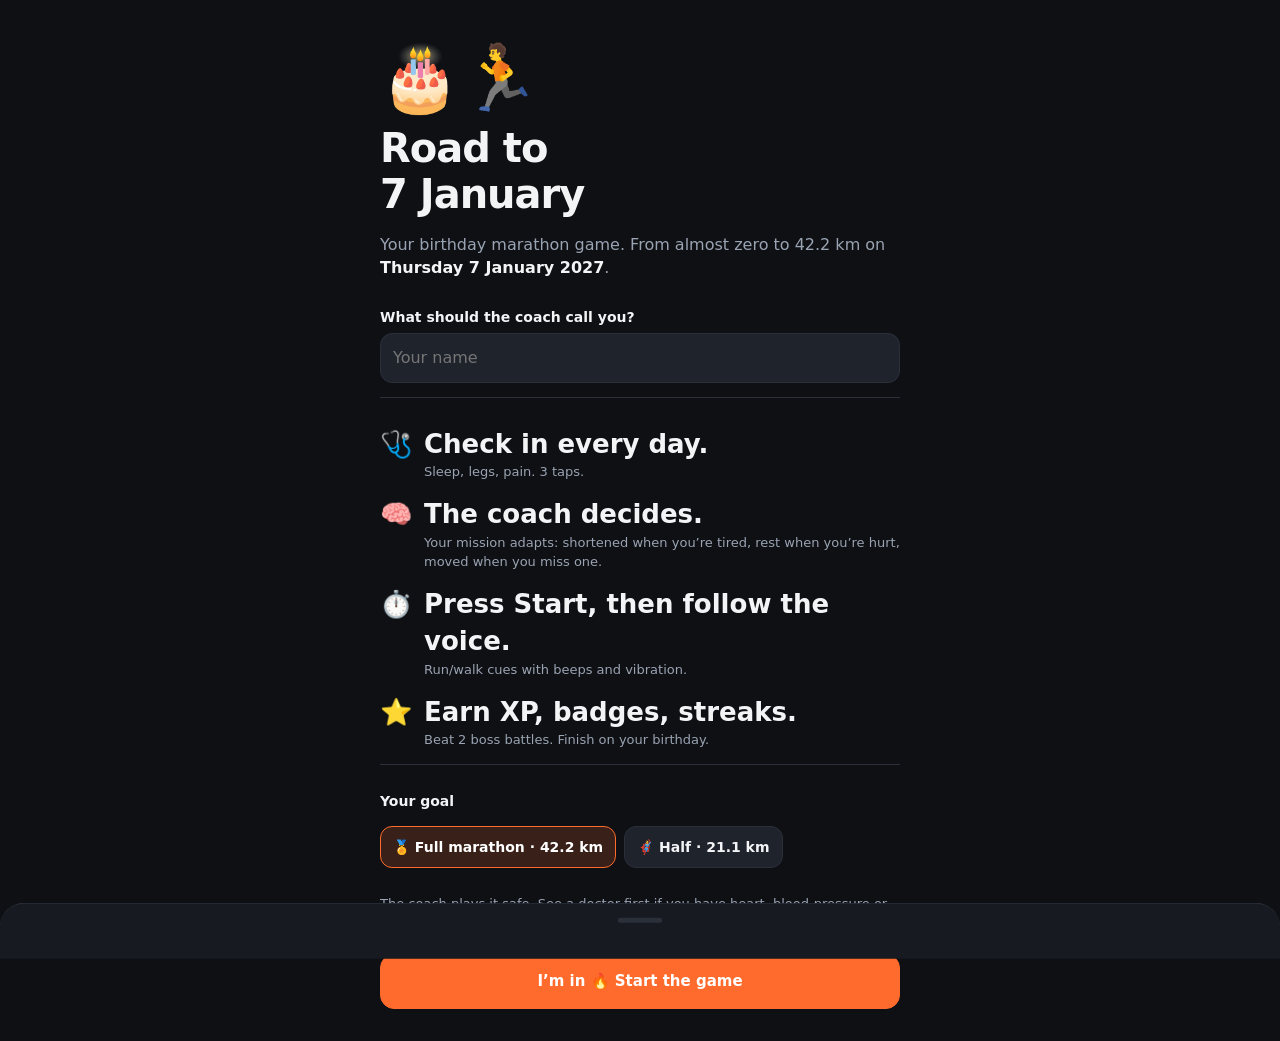
<file: marathon-game/index.html>
<!doctype html>
<html lang="en">
<head>
<meta charset="utf-8">
<meta name="viewport" content="width=device-width, initial-scale=1, viewport-fit=cover">
<meta name="theme-color" content="#0e1014">
<meta name="apple-mobile-web-app-capable" content="yes">
<meta name="mobile-web-app-capable" content="yes">
<meta name="apple-mobile-web-app-status-bar-style" content="black-translucent">
<meta name="apple-mobile-web-app-title" content="7 Jan">
<title>Road to 7 January</title>
<link rel="manifest" href="manifest.webmanifest">
<link rel="apple-touch-icon" href="icon-180.png">
<link rel="icon" href="data:image/svg+xml,%3Csvg xmlns='http://www.w3.org/2000/svg' viewBox='0 0 64 64'%3E%3Crect width='64' height='64' rx='14' fill='%23ff6b2c'/%3E%3Ctext x='32' y='44' font-size='34' text-anchor='middle' font-family='Arial' font-weight='900' fill='white'%3E7%3C/text%3E%3C/svg%3E">
<style>
:root{
  --bg:#0e1014; --card:#171a21; --card2:#1f232c; --line:#2a2f3a;
  --text:#f3f4f6; --muted:#9aa3b2;
  --orange:#ff6b2c; --lime:#a3e635; --blue:#38bdf8; --red:#f43f5e; --gold:#fbbf24; --purple:#a78bfa;
  --run:#ff6b2c; --walk:#0ea5a4;
  --r:18px;
}
*{box-sizing:border-box;-webkit-tap-highlight-color:transparent}
html,body{margin:0;background:var(--bg);color:var(--text);font:16px/1.45 system-ui,-apple-system,"Segoe UI",Roboto,sans-serif}
body{min-height:100vh;overscroll-behavior-y:none}
button{font:inherit;color:inherit;border:0;background:none;cursor:pointer}
input,select,textarea{font:inherit;color:var(--text);background:var(--card2);border:1px solid var(--line);border-radius:12px;padding:12px;width:100%}
h1,h2,h3{margin:0;line-height:1.15}
.wrap{max-width:560px;margin:0 auto;padding:0 16px calc(96px + env(safe-area-inset-bottom))}
.muted{color:var(--muted)}
.small{font-size:13px}
.row{display:flex;gap:10px;align-items:center}
.grow{flex:1}

/* header */
header{position:sticky;top:0;z-index:20;background:rgba(14,16,20,.92);backdrop-filter:blur(10px);-webkit-backdrop-filter:blur(10px);padding:calc(10px + env(safe-area-inset-top)) 16px 10px;border-bottom:1px solid var(--line)}
header .in{max-width:560px;margin:0 auto}
.hname{font-weight:800;font-size:15px}
.hstats{display:flex;gap:12px;font-size:13px;font-weight:700;color:var(--muted)}
.hstats b{color:var(--text)}
.xpbar{height:6px;background:var(--card2);border-radius:9px;overflow:hidden;margin-top:8px}
.xpbar i{display:block;height:100%;background:linear-gradient(90deg,var(--orange),var(--gold));border-radius:9px;transition:width .6s}

/* cards */
.card{background:var(--card);border:1px solid var(--line);border-radius:var(--r);padding:16px;margin-top:14px}
.card h3{font-size:17px;margin-bottom:6px}
.hero{margin-top:14px;border-radius:24px;padding:20px;background:radial-gradient(120% 120% at 100% 0%,#3a1d10 0%,#1a1410 45%,var(--card) 100%);border:1px solid #3a2a20;position:relative;overflow:hidden}
.hero .big{font-size:64px;font-weight:900;line-height:1;letter-spacing:-2px}
.hero .lab{font-size:13px;font-weight:800;letter-spacing:2px;text-transform:uppercase;color:var(--orange)}
.hero .cake{position:absolute;right:14px;top:10px;font-size:54px;opacity:.9}
.phase{display:inline-block;margin-top:10px;font-size:12px;font-weight:800;padding:5px 10px;border-radius:99px;background:rgba(255,107,44,.15);color:#ffb08a}

.btn{display:inline-flex;align-items:center;justify-content:center;gap:6px;padding:12px 16px;border-radius:14px;background:var(--card2);border:1px solid var(--line);font-weight:700;font-size:15px}
.btn.primary{background:var(--orange);border-color:var(--orange);color:#fff}
.btn.lime{background:var(--lime);border-color:var(--lime);color:#111}
.btn.ghost{background:transparent}
.btn.block{width:100%}
.btn.sm{padding:8px 12px;font-size:13px;border-radius:11px}
.lnk{color:var(--blue);font-weight:700;font-size:13px;padding:6px 4px}

.chips{display:flex;flex-wrap:wrap;gap:8px;margin:8px 0 14px}
.chip{padding:10px 12px;border-radius:12px;background:var(--card2);border:1px solid var(--line);font-weight:700;font-size:14px}
.chip.on{background:rgba(255,107,44,.18);border-color:var(--orange);color:#fff}
.q{font-weight:700;font-size:14px;margin-top:4px}

/* tasks */
.task{display:flex;gap:12px;padding:14px;border-radius:16px;background:var(--card2);border:1px solid var(--line);margin-top:10px}
.task.done{opacity:.75;border-color:#2f4a1a}
.task .te{font-size:30px;line-height:1}
.task .tt{font-weight:800;font-size:16px}
.task .td{color:var(--muted);font-size:14px;margin-top:4px}
.task .ta{display:flex;flex-wrap:wrap;gap:8px;margin-top:10px;align-items:center}
.task .tadj{font-size:12px;color:var(--gold);margin-top:6px}
.xp{display:inline-block;font-size:12px;font-weight:800;color:var(--gold);margin-top:6px}
.pill{display:inline-flex;align-items:center;gap:6px;font-size:13px;font-weight:800;padding:7px 11px;border-radius:99px}
.pill.ok{background:rgba(163,230,53,.15);color:var(--lime)}
.pill.bad{background:rgba(244,63,94,.15);color:#fda4af}
.pill.info{background:rgba(56,189,248,.15);color:#7dd3fc}
.lock{font-size:13px;color:var(--muted);font-weight:700}
.k-long{border-color:#5b3a1e;background:linear-gradient(135deg,#2a1d14,var(--card2))}
.k-race{border-color:var(--gold);background:linear-gradient(135deg,#3b2c0a,var(--card2))}
.k-boss{border-color:#5b3fa0;background:linear-gradient(135deg,#231a3a,var(--card2))}

.verdict{border-left:4px solid var(--lime)}
.verdict.amber{border-left-color:var(--gold)}
.verdict.red{border-left-color:var(--red)}
.verdict ul{margin:6px 0 0;padding-left:18px}
.verdict li{margin:4px 0}

/* journey */
.prog{height:14px;border-radius:9px;background:var(--card2);position:relative;margin:26px 0 8px}
.prog i{position:absolute;left:0;top:0;bottom:0;border-radius:9px;background:linear-gradient(90deg,var(--orange),var(--gold))}
.prog .me{position:absolute;top:-24px;font-size:22px;transform:translateX(-50%)}
.prog .fin{position:absolute;right:-4px;top:-24px;font-size:22px}
.wk{margin-top:18px}
.wk h4{margin:0 0 6px;font-size:13px;letter-spacing:1px;text-transform:uppercase;color:var(--muted)}
.day{display:flex;align-items:center;gap:10px;padding:11px 12px;border-radius:12px;background:var(--card);border:1px solid var(--line);margin-top:6px}
.day.today{border-color:var(--orange);box-shadow:0 0 0 1px var(--orange) inset}
.day .dd{width:78px;font-size:13px;font-weight:700;color:var(--muted)}
.day .dt{flex:1;font-size:14px;font-weight:600;overflow:hidden;text-overflow:ellipsis;white-space:nowrap}
.day .ds{font-size:18px}

/* stats */
.grid3{display:grid;grid-template-columns:repeat(3,1fr);gap:10px}
.stat{background:var(--card2);border-radius:14px;padding:12px;text-align:center}
.stat b{display:block;font-size:22px;font-weight:900}
.stat span{font-size:12px;color:var(--muted);font-weight:700}
.badges{display:grid;grid-template-columns:repeat(4,1fr);gap:10px}
.bdg{text-align:center;background:var(--card2);border-radius:14px;padding:10px 4px}
.bdg .e{font-size:28px}
.bdg .n{font-size:11px;font-weight:800;margin-top:4px}
.bdg.off{opacity:.3;filter:grayscale(1)}
.lvl{display:flex;align-items:center;gap:14px}
.lvl .e{font-size:46px}

/* guide */
details{background:var(--card);border:1px solid var(--line);border-radius:16px;margin-top:10px;padding:0 14px}
summary{padding:14px 0;font-weight:800;list-style:none;cursor:pointer}
summary::after{content:"＋";float:right;color:var(--muted)}
details[open] summary::after{content:"－"}
details .body{padding-bottom:14px;color:#d6dae2;font-size:15px}
details table{width:100%;border-collapse:collapse;font-size:14px}
details td{border-top:1px solid var(--line);padding:8px 4px;vertical-align:top}
.check{display:flex;gap:10px;align-items:flex-start;padding:10px 0;border-top:1px solid var(--line);width:100%;text-align:left}
.check .bx{width:24px;height:24px;border-radius:7px;border:2px solid var(--line);flex:none;display:flex;align-items:center;justify-content:center;font-size:14px}
.check.on .bx{background:var(--lime);border-color:var(--lime);color:#111}
.check.on span:last-child{color:var(--muted);text-decoration:line-through}

/* tabbar */
nav{position:fixed;left:0;right:0;bottom:0;z-index:30;background:rgba(14,16,20,.95);backdrop-filter:blur(10px);-webkit-backdrop-filter:blur(10px);border-top:1px solid var(--line);padding:6px 6px calc(6px + env(safe-area-inset-bottom))}
nav .in{max-width:560px;margin:0 auto;display:grid;grid-template-columns:repeat(5,1fr)}
nav button{display:flex;flex-direction:column;align-items:center;gap:2px;padding:6px 0;font-size:11px;font-weight:700;color:var(--muted)}
nav button .i{font-size:22px;filter:grayscale(1);opacity:.7}
nav button.on{color:var(--text)}
nav button.on .i{filter:none;opacity:1}

/* sheet */
#sheetBg{position:fixed;inset:0;background:rgba(0,0,0,.6);z-index:50;display:none}
#sheet{position:fixed;left:0;right:0;bottom:0;z-index:51;max-height:92vh;overflow:auto;background:var(--card);border-radius:24px 24px 0 0;border-top:1px solid var(--line);padding:10px 18px calc(24px + env(safe-area-inset-bottom));transform:translateY(105%);transition:transform .28s ease}
#sheet.open{transform:none}
#sheet .grab{width:44px;height:5px;border-radius:9px;background:var(--line);margin:4px auto 12px}
#sheet .in{max-width:560px;margin:0 auto}
label.f{display:block;font-weight:700;font-size:14px;margin:12px 0 6px}
input[type=range]{padding:0;background:none;border:0;accent-color:var(--orange)}
.rpe{display:flex;justify-content:space-between;font-size:12px;color:var(--muted)}

/* timer */
#timer{position:fixed;inset:0;z-index:60;display:none;background:var(--run);color:#fff;transition:background .4s}
#timer.walk{background:var(--walk)}
#timer.done{background:#16a34a}
#timer.paused{background:#3f3f46}
.tm{max-width:560px;margin:0 auto;height:100%;display:flex;flex-direction:column;padding:calc(12px + env(safe-area-inset-top)) 20px calc(20px + env(safe-area-inset-bottom))}
.tm-top{display:flex;align-items:center;gap:10px}
.tm-top button{font-size:22px;width:44px;height:44px;border-radius:50%;background:rgba(0,0,0,.18)}
.tm-title{flex:1;text-align:center;font-weight:800;font-size:15px;opacity:.95}
.tm-mid{flex:1;display:flex;flex-direction:column;align-items:center;justify-content:center;text-align:center}
.tm-phase{font-size:64px;font-weight:900;letter-spacing:2px;line-height:1}
.tm-count{font-size:96px;font-weight:900;font-variant-numeric:tabular-nums;line-height:1.05;margin-top:6px}
.tm-sub{font-size:17px;font-weight:700;opacity:.9;margin-top:8px}
.tm-bar{height:10px;background:rgba(0,0,0,.2);border-radius:9px;overflow:hidden;width:100%;margin-top:20px}
.tm-bar i{display:block;height:100%;background:#fff;border-radius:9px}
.tm-grid{display:grid;grid-template-columns:repeat(3,1fr);gap:10px;margin-top:22px;width:100%}
.tm-grid div{background:rgba(0,0,0,.16);border-radius:14px;padding:10px}
.tm-grid b{display:block;font-size:22px;font-variant-numeric:tabular-nums}
.tm-grid span{font-size:12px;font-weight:700;opacity:.85}
.tm-btns{display:grid;grid-template-columns:1fr 1fr;gap:10px}
.tm-btns button{padding:16px;border-radius:16px;background:rgba(0,0,0,.2);font-weight:800;font-size:17px}
.tm-btns button.primary{background:#fff;color:#111}
.tm-btns button.wide{grid-column:1/-1}
.tm-tip{text-align:center;font-size:12px;opacity:.8;margin:10px 0 0}

/* misc */
#toast{position:fixed;left:50%;top:calc(64px + env(safe-area-inset-top));transform:translateX(-50%) translateY(-20px);background:#fff;color:#111;padding:10px 16px;border-radius:12px;font-weight:700;font-size:14px;z-index:80;opacity:0;transition:.25s;pointer-events:none;max-width:90vw;text-align:center}
#toast.on{opacity:1;transform:translateX(-50%)}
#fx{position:fixed;inset:0;pointer-events:none;z-index:90}
.cert{margin-top:14px;border-radius:24px;padding:24px 20px;text-align:center;background:linear-gradient(160deg,#3b2c0a,#1b1508 60%,#111);border:2px solid var(--gold)}
.cert h2{font-size:30px;margin:8px 0}
.cert .km{font-size:56px;font-weight:900;color:var(--gold);line-height:1}
.celebrate{text-align:center}
.celebrate .xpbig{font-size:54px;font-weight:900;color:var(--gold)}
.onb{min-height:100vh;display:flex;flex-direction:column;justify-content:center;padding:32px 20px calc(32px + env(safe-area-inset-bottom));max-width:560px;margin:0 auto}
.onb h1{font-size:40px;letter-spacing:-1px}
.onb .rule{display:flex;gap:12px;align-items:flex-start;margin-top:14px}
.onb .rule b{font-size:26px}
.sep{height:1px;background:var(--line);margin:14px 0}
</style>
</head>
<body>
<div id="app"></div>
<nav id="nav"></nav>
<div id="sheetBg" data-a="sheet-close"></div>
<div id="sheet"><div class="grab"></div><div class="in" id="sheetIn"></div></div>
<div id="timer"></div>
<div id="toast"></div>
<canvas id="fx"></canvas>

<script>
'use strict';
/* =====================================================================
   ROAD TO 7 JANUARY: a marathon training game.
   Single-user, offline-first. All progress is stored on this device.
   ===================================================================== */

const START = '2026-09-26';        // setup weekend (Sat)
const W1 = '2026-09-28';           // Monday of week 1
const BIRTHDAY = '2027-01-07';     // Thursday: race day
const KEY = 'road7jan.v1';
const Q = new URLSearchParams(location.search);

/* ---------------- dates (all as 'YYYY-MM-DD', calendar maths in UTC) */
const pad = n => String(n).padStart(2, '0');
const dn = s => { const [y, m, d] = s.split('-').map(Number); return Math.round(Date.UTC(y, m - 1, d) / 864e5); };
const ds = n => { const d = new Date(n * 864e5); return d.getUTCFullYear() + '-' + pad(d.getUTCMonth() + 1) + '-' + pad(d.getUTCDate()); };
const add = (s, k) => ds(dn(s) + k);
const wd = s => new Date(dn(s) * 864e5).getUTCDay();
const DOW = ['Sun', 'Mon', 'Tue', 'Wed', 'Thu', 'Fri', 'Sat'];
const DOWL = ['Sunday', 'Monday', 'Tuesday', 'Wednesday', 'Thursday', 'Friday', 'Saturday'];
const MON = ['Jan', 'Feb', 'Mar', 'Apr', 'May', 'Jun', 'Jul', 'Aug', 'Sep', 'Oct', 'Nov', 'Dec'];
const fmt = s => { const [, m, d] = s.split('-').map(Number); return DOW[wd(s)] + ' ' + d + ' ' + MON[m - 1]; };
const fmtLong = s => { const [y, m, d] = s.split('-').map(Number); return DOWL[wd(s)] + ' ' + d + ' ' + MON[m - 1] + ' ' + y; };
function today() {
  const o = Q.get('date');
  if (o && /^\d{4}-\d\d-\d\d$/.test(o)) return o;           // preview/testing: ?date=2026-11-28
  const d = new Date();
  return d.getFullYear() + '-' + pad(d.getMonth() + 1) + '-' + pad(d.getDate());
}
const esc = s => String(s ?? '').replace(/[&<>"']/g, c => ({ '&': '&amp;', '<': '&lt;', '>': '&gt;', '"': '&quot;', "'": '&#39;' }[c]));
const fm = m => (m % 1 ? Math.floor(m) + '½' : m) + ' min';
const clamp = (x, a, b) => Math.max(a, Math.min(b, x));
const hms = ms => { const s = Math.max(0, Math.floor(ms / 1000)); const h = Math.floor(s / 3600), m = Math.floor(s / 60) % 60, x = s % 60; return h ? h + ':' + pad(m) + ':' + pad(x) : pad(m) + ':' + pad(x); };
const hmin = min => { min = Math.round(min || 0); const h = Math.floor(min / 60); return h ? h + 'h ' + pad(min % 60) + 'm' : min + ' min'; };

/* ---------------- state */
function defState() {
  return {
    v: 1, name: '', onboarded: false, mode: 'full', raceDate: BIRTHDAY,
    logs: {}, bosses: {}, seen: [], injuryUntil: null, injuryStart: null, riskAccepted: false,
    settings: { voice: true, beep: true, vibrate: true, gps: false, loopKm: 5, remind: '07:00' },
    raceChecklist: {}, timer: null, created: today()
  };
}
let S;
try { S = Object.assign(defState(), JSON.parse(localStorage.getItem(KEY) || '{}')); } catch (e) { S = defState(); }
S.settings = Object.assign(defState().settings, S.settings || {});
function save() { try { localStorage.setItem(KEY, JSON.stringify(S)); } catch (e) { toast('⚠️ Could not save: storage blocked'); } }
const LG = d => S.logs[d] || (S.logs[d] = { tasks: {} });
const tl = (d, id) => S.logs[d] && S.logs[d].tasks && S.logs[d].tasks[id];
let TAB = 'today';

/* ---------------- task builders */
function tIv(r, w, n, o) { return Object.assign({ kind: 'intervals', iv: { run: r, walk: w, reps: n, warm: 5, cool: 5 }, min: 10 + Math.round(n * (r + w)), xp: 100, emoji: '🏃', title: `Run-walk · ${n} × (${fm(r)} run / ${fm(w)} walk)` }, o || {}); }
function tLongTime(total, r, w) { const n = Math.floor(total / (r + w)); return tIv(r, w, n, { long: true, xp: 150, emoji: '⛰️', title: `LONG run-walk · ${n * (r + w)} min (${fm(r)} run / ${fm(w)} walk)` }); }
function tRun(km, o) { return Object.assign({ kind: 'run', km, xp: Math.round(100 + 10 * km), emoji: '👟', title: `Easy run · ${km} km` }, o || {}); }
function tJog(min, o) { return Object.assign({ kind: 'run', min, xp: 80, emoji: '👟', title: `Easy jog · ${min} min` }, o || {}); }
function tLong(km, o) { return Object.assign({ kind: 'long', km, xp: Math.round(150 + 15 * km), emoji: '⛰️', title: `LONG RUN · ${km} km` }, o || {}); }
function tWalk(min, title) { return { kind: 'walk', min, xp: 40, emoji: '🚶', title: title || `Brisk walk · ${min} min` }; }
function tStr(light) { return { kind: 'strength', light: !!light, xp: light ? 40 : 60, emoji: '💪', title: light ? 'Light strength · 1–2 rounds' : 'Strength circuit · 3 rounds' }; }
function tRest(title, detail) { return { kind: 'rest', xp: 20, emoji: '😴', title: title || 'Rest day', detail }; }
function tRace(km) { return { kind: 'race', km, xp: 1000, emoji: '🎂', title: km > 40 ? 'BIRTHDAY MARATHON · 42.2 km' : 'BIRTHDAY HALF MARATHON · 21.1 km' }; }
function tBoss(n) { return { kind: 'boss', n, xp: 300, emoji: n === 1 ? '👾' : '🐉', title: `BOSS BATTLE · Checkpoint ${n}` }; }
function tPrep(title, items, xp) { return { kind: 'prep', title, items, xp: xp || 50, emoji: '🎒' }; }
const isRun = t => !!t && (t.kind === 'intervals' || t.kind === 'run' || t.kind === 'long' || t.kind === 'race');
const isLongT = t => !!t && (t.kind === 'long' || !!t.long);
const HALF = () => S.mode === 'half';
const raceKm = () => (HALF() ? 21.1 : 42.2);

/* ---------------- the training plan */
const P1 = { 1: [[1, 2, 8], [30, 1, 2], 30], 2: [[2, 2, 8], [40, 2, 2], 35], 3: [[3, 1.5, 7], [50, 3, 1], 40], 4: [[5, 1, 5], null, 0] };
const P2 = { 5: [5, 5, 8, 3], 6: [5, 6, 11, 3], 7: [6, 6, 14, 4], 8: [5, 5, 10, 3], 9: [6, 7, 16, 4], 10: [6, 7, 20, 4], 11: [6, 8, 24, 4], 12: [5, 7, 28, 3] };
const HALF_CAP = { 9: 14, 10: 16, 11: 18, 12: 19 };
const CP = { '2026-10-25': 1, '2026-11-22': 2 };
const weekOf = d => Math.floor((dn(d) - dn(W1)) / 7) + 1;

function basePlan(d) {
  const w = wd(d), T = [], n = dn(d), race = S.raceDate;
  let phase = '', note = '';
  if (n < dn(START)) {
    phase = 'Before the game';
    T.push(tRest('The game starts Sat 26 Sep', 'Get ready: shoes, app, calendar.'));
  } else if (d === race) {
    phase = 'RACE DAY';
    T.push(tRace(raceKm()));
  } else if (n > dn(race)) {
    phase = 'Recovery';
    const k = n - dn(race);
    const R = {
      1: tRest('Recovery day 1', 'Gentle walking, eat well, sleep. You earned it.'),
      2: tWalk(20, 'Recovery walk · 20 min'), 3: tRest('Recovery rest'),
      4: tWalk(30, 'Recovery walk · 30 min'), 5: tRest('Recovery rest'),
      6: tJog(15, { title: 'First jog back · 15 min very easy' }), 7: tWalk(30, 'Recovery walk · 30 min')
    };
    T.push(R[k] || tRest('Free play', 'Game complete! Run for fun whenever you like.'));
  } else if (n < dn(W1)) {
    phase = 'Setup weekend';
    if (d === START) T.push(tPrep('Setup mission', ['Get running shoes fitted at a running shop', 'Install Strava or Nike Run Club', 'Put your runs in your calendar (Me → Calendar reminders)', 'Add this app to your home screen', 'Tell one friend about your birthday marathon']), tWalk(30));
    else { T.push(tWalk(30), tStr(true)); note = 'Learn the strength moves: just 1 round today.'; }
  } else if (n >= dn('2026-12-21')) {
    phase = n >= dn('2027-01-04') ? 'Race week' : 'Taper';
    const h = HALF();
    const X = {
      '2026-12-21': [tRest()], '2026-12-22': [tRun(h ? 5 : 6)], '2026-12-23': [tStr(true)],
      '2026-12-24': [tRun(5, { emoji: '🎄' })],
      '2026-12-25': [tRest('Christmas Day 🎄', 'Rest and enjoy it. No run today.')],
      '2026-12-26': [tRest('Boxing Day', 'Rest. A gentle walk is fine.')],
      '2026-12-27': [tLong(h ? 12 : 16)], '2026-12-28': [tRest()],
      '2026-12-29': [tRun(h ? 5 : 6)], '2026-12-30': [tStr(true)],
      '2026-12-31': [tRun(5, { emoji: '🎆' })],
      '2027-01-01': [tRest('New Year’s Day 🎆', 'Rest and hydrate.')],
      '2027-01-02': [tLong(h ? 8 : 10)], '2027-01-03': [tJog(20)],
      '2027-01-04': [tRun(4, { title: 'Easy 4 km + 4 × 1 min slightly faster', strides: true })],
      '2027-01-05': [tRest('Rest + carb up', 'Carb-rich meals from today: rice, pasta, roti, potatoes. Drink water through the day.')],
      '2027-01-06': [tWalk(15, 'Shake-out walk · 15 min'), tPrep('Race kit check', ['Tested shoes & socks laid out', 'Gels / jelly babies (1 per 30–40 min)', 'Water bottle filled', 'Vaseline / anti-chafe', 'Hi-vis, hat, gloves', 'Phone charged + live location ready', 'Loop route & home aid station ready', 'Alarm set · breakfast ready'])]
    };
    if (dn(race) > dn(BIRTHDAY) && n >= dn(BIRTHDAY)) {
      if (d === BIRTHDAY) T.push(tJog(15, { title: 'Birthday shake-out · 15 min easy 🎂' }));
      else T.push(tWalk(15, 'Shake-out walk · 15 min'));
    } else if (X[d]) T.push(...X[d]);
    else T.push(tRest());
  } else {
    const wk = weekOf(d);
    phase = wk <= 4 ? 'Phase 1 · Build the habit' : 'Phase 2 · Build distance';
    if (wk <= 4) {
      const p = P1[wk];
      if (w === 1 || w === 5) T.push(tRest());
      if (w === 2 || w === 4) T.push(tIv(...p[0]));
      if (w === 3) T.push(tStr());
      if (w === 6) T.push(wk === 4 ? tLong(5, { title: 'LONG run-walk · 5 km' }) : tLongTime(...p[1]));
      if (w === 0) { T.push(wk === 4 ? tJog(20, { title: 'Easy jog/walk · 20 min' }) : tWalk(p[2])); T.push(tStr()); }
    } else {
      const [tu, th, sa, su] = P2[wk];
      const lk = HALF() && HALF_CAP[wk] ? Math.min(sa, HALF_CAP[wk]) : sa;
      if (w === 1 || w === 5) T.push(tRest());
      if (w === 2) T.push(tRun(tu));
      if (w === 3) T.push(tStr());
      if (w === 4) T.push(tRun(th));
      if (w === 6) T.push(tLong(lk));
      if (w === 0) { T.push(tRun(su)); T.push(tStr()); }
    }
    if (wk === 4 || wk === 8) note = 'Easier week: recover and absorb the training.';
    if (wk === 12) note = 'PEAK WEEK 🏔️ The biggest long run of the game is on Saturday.';
    if (CP[d]) T.push(tBoss(CP[d]));
  }
  return { date: d, phase, note, tasks: T };
}

/* plan with coach adjustments applied */
function scaleTask(t, f) {
  const c = Object.assign({}, t, { scaled: f, origTitle: t.title });
  if (t.kind === 'intervals') {
    c.iv = Object.assign({}, t.iv, { reps: Math.max(2, Math.round(t.iv.reps * f)) });
    const mins = Math.round(c.iv.reps * (c.iv.run + c.iv.walk));
    c.min = 10 + mins;
    c.title = t.title.replace(/\d+ ×/, c.iv.reps + ' ×').replace(/· \d+ min \(/, '· ' + mins + ' min (');
  } else if (t.km) {
    c.km = Math.max(1, Math.round(t.km * f * 2) / 2);
    c.title = t.title.replace(/[\d.]+ km/, c.km + ' km');
  } else if (t.min) {
    c.min = Math.max(10, Math.round(t.min * f));
    c.title = t.title.replace(/\d+ min/, c.min + ' min');
  }
  return c;
}
function applyAdj(p, a) {
  if (a.type === 'rest') {
    p.tasks = p.tasks.filter(t => t.kind === 'boss' || t.kind === 'prep');
    p.tasks.unshift(Object.assign(tRest('Coach says: REST 🛑', a.why || 'Recovery comes first. Rest today.'), { id: p.date + '#r' }));
  } else if (a.type === 'walk') {
    p.tasks = p.tasks.filter(t => t.kind !== 'strength').map(t => isRun(t) ? Object.assign(tWalk(20, 'Easy walk instead of the run'), { id: t.id, origTitle: t.title }) : t);
  } else if (a.type === 'scale' && a.f < 1) {
    p.tasks = p.tasks.map(t => isRun(t) ? scaleTask(t, a.f) : t);
  }
}
function plan(d) {
  const p = basePlan(d);
  p.tasks.forEach((t, i) => { t.id = d + '#' + i; });
  const L = S.logs[d];
  if (L && L.moveLong) {
    const src = basePlan(L.moveLong).tasks.find(isLongT);
    if (src) { src.id = d + '#m'; src.movedFrom = L.moveLong; p.tasks = p.tasks.filter(t => !isRun(t) && t.kind !== 'rest' && t.kind !== 'walk'); p.tasks.unshift(src); }
  }
  if (L && L.adj && d !== S.raceDate) applyAdj(p, L.adj);
  if (L && L.movedTo) p.tasks.forEach(t => { if (isLongT(t)) t.moved = L.movedTo; });
  return p;
}
const isDone = (d, t) => { const r = tl(d, t.id); return !!r && r.status === 'done'; };

/* ---------------- day status, streaks, XP */
function dayStatus(d) {
  const T = today();
  if (dn(d) > dn(T)) return 'future';
  const p = plan(d);
  let need = 0, done = 0, core = 0, coreDone = 0, claimed = false;
  for (const t of p.tasks) {
    if (t.kind === 'rest') { if (isDone(d, t)) claimed = true; continue; }
    if (t.moved) continue;
    need++; const ok = isDone(d, t); if (ok) done++;
    if (t.kind !== 'strength' && t.kind !== 'prep') { core++; if (ok) coreDone++; }
  }
  if (need === 0) return (d === T && !claimed) ? 'rest-today' : 'rest';
  if (done === need) return 'done';
  if (core > 0 && coreDone === core) return 'partial-ok';
  if (d === T) return 'today';
  return done > 0 ? 'partial' : 'missed';
}
const okDay = d => { const s = dayStatus(d); return s === 'done' || s === 'partial-ok' || s === 'rest'; };
function streak() {
  const T = today(); let k = 0, d = T;
  if (dn(T) < dn(START)) return 0;
  if (okDay(d)) k++;
  d = add(T, -1);
  while (dn(d) >= dn(START) && okDay(d)) { k++; d = add(d, -1); }
  return k;
}
function bestStreak() {
  let best = 0, cur = 0; const T = today();
  for (let n = dn(START); n <= dn(T); n++) {
    const d = ds(n); const s = dayStatus(d);
    if (s === 'done' || s === 'partial-ok' || s === 'rest') { cur++; best = Math.max(best, cur); }
    else if (d !== T) cur = 0;
  }
  return best;
}
function xpTotal() {
  let x = 0; const T = today();
  for (const d in S.logs) { const L = S.logs[d]; for (const id in (L.tasks || {})) { const r = L.tasks[id]; if (r.status === 'done' && r.xp) x += r.xp; } }
  for (let n = dn(START); n < Math.min(dn(T), dn(S.raceDate) + 8); n++) {
    const d = ds(n);
    for (const t of plan(d).tasks) if (t.kind === 'rest' && !tl(d, t.id)) x += t.xp;
  }
  return x;
}
const LEVELS = [[0, 'Couch Starter', '🛋️'], [300, 'Walker', '🚶'], [800, 'Jogger', '👟'], [1600, 'Runner', '🏃'], [2800, 'Long Hauler', '⛰️'], [4200, 'Half Hero', '🦸'], [6000, 'Road Warrior', '⚔️'], [8200, 'Distance Beast', '🐺'], [10500, 'Marathoner', '🏅'], [13000, 'Legend', '👑']];
function levelInfo(x) {
  let i = 0; while (i + 1 < LEVELS.length && x >= LEVELS[i + 1][0]) i++;
  const c = LEVELS[i], nx = LEVELS[i + 1];
  return { i, name: c[1], emoji: c[2], from: c[0], to: nx ? nx[0] : c[0], next: nx ? nx[1] : null, pct: nx ? (x - c[0]) / (nx[0] - c[0]) : 1 };
}
function stats() {
  const s = { km: 0, runs: 0, min: 0, maxKm: 0, strength: 0, done: 0, race: null, xmas: false, nye: false, best: 0 };
  for (const d in S.logs) {
    const L = S.logs[d];
    for (const id in (L.tasks || {})) {
      const r = L.tasks[id]; if (r.status !== 'done') continue;
      s.done++;
      if (['intervals', 'run', 'long', 'race'].includes(r.kind)) {
        s.runs++; const km = +r.km || 0; s.km += km; s.maxKm = Math.max(s.maxKm, km); s.min += +r.min || 0;
        if (['2026-12-24', '2026-12-25', '2026-12-26', '2026-12-27'].includes(d)) s.xmas = true;
        if (d === '2026-12-31') s.nye = true;
        if (r.kind === 'race') s.race = Object.assign({ d }, r);
      } else if (r.kind === 'walk') { s.km += +r.km || 0; s.min += +r.min || 0; }
      else if (r.kind === 'strength') s.strength++;
    }
  }
  s.best = bestStreak();
  return s;
}
const BADGES = [
  ['first', '👣', 'First Step', 'Complete your first mission', s => s.done >= 1],
  ['r10', '🔟', 'Ten Runs', '10 runs completed', s => s.runs >= 10],
  ['r30', '🎖️', 'Thirty Runs', '30 runs completed', s => s.runs >= 30],
  ['k5', '5️⃣', '5K Club', '5 km in one go', s => s.maxKm >= 5],
  ['k10', '🎯', '10K Club', '10 km in one go', s => s.maxKm >= 10],
  ['k16', '🧭', '10 Miler', '16 km in one go', s => s.maxKm >= 16],
  ['k21', '🦸', 'Half Distance', '21.1 km in one go', s => s.maxKm >= 21.1],
  ['k28', '🏔️', 'The Summit', '28 km peak long run', s => s.maxKm >= 28],
  ['s7', '🔥', 'On Fire', '7-day streak', s => s.best >= 7],
  ['s21', '☄️', 'Unstoppable', '21-day streak', s => s.best >= 21],
  ['s50', '🌋', 'Volcano', '50-day streak', s => s.best >= 50],
  ['st10', '💪', 'Iron Legs', '10 strength sessions', s => s.strength >= 10],
  ['st25', '🦾', 'Titanium', '25 strength sessions', s => s.strength >= 25],
  ['t50', '🛣️', '50 km Road', '50 km total', s => s.km >= 50],
  ['t150', '🗺️', '150 km Road', '150 km total', s => s.km >= 150],
  ['t300', '🌍', '300 km Road', '300 km total', s => s.km >= 300],
  ['b1', '👾', 'Boss 1 Down', 'Pass checkpoint 1', () => S.bosses[1] && S.bosses[1].result === 'pass'],
  ['b2', '🐉', 'Boss 2 Down', 'Pass checkpoint 2', () => S.bosses[2] && S.bosses[2].result === 'pass'],
  ['xmas', '🎄', 'Festive Runner', 'Run over Christmas', s => s.xmas],
  ['nye', '🎆', 'New Year Legs', 'Run on 31 Dec', s => s.nye],
  ['fin', '🏁', 'FINISHER', 'Finish your birthday race', s => !!s.race],
  ['bday', '🎂', 'Birthday Legend', 'Finish on 7 January', s => !!s.race && s.race.d === BIRTHDAY]
];
function newBadges() {
  const st = stats();
  const got = BADGES.filter(b => b[4](st)).map(b => b[0]);
  const fresh = got.filter(id => !S.seen.includes(id));
  if (fresh.length) { S.seen.push(...fresh); save(); }
  return fresh.map(id => BADGES.find(b => b[0] === id));
}

/* ---------------- the coach */
function lastRunBefore(d) {
  for (let n = dn(d) - 1; n >= dn(START); n--) {
    const L = S.logs[ds(n)]; if (!L) continue;
    for (const id in (L.tasks || {})) { const r = L.tasks[id]; if (r.status === 'done' && ['intervals', 'run', 'long'].includes(r.kind)) return ds(n); }
  }
  return null;
}
function recentHard(d) {
  const rs = [];
  for (let n = dn(d) - 1; n >= dn(d) - 10 && rs.length < 2; n--) {
    const L = S.logs[ds(n)]; if (!L) continue;
    for (const id in (L.tasks || {})) { const r = L.tasks[id]; if (r.status === 'done' && ['intervals', 'run', 'long'].includes(r.kind) && r.rpe) rs.push(+r.rpe); }
  }
  return rs.length >= 2 && rs.every(x => x >= 8);
}
function verdict(d, ci) {
  const msgs = []; let adj = null, level = 'green';
  const base = basePlan(d);
  const hasRun = base.tasks.some(isRun);
  const isRace = d === S.raceDate;

  if (isRace) {
    if (ci.pain !== 'none' || ci.legs === 'hurt') {
      level = 'red';
      msgs.push('🚨 Do not run 42 km on an injury. Move your race to the backup date and rest today.');
      msgs.push('BACKUP');
    } else {
      if (ci.sleep === 'bad') msgs.push('😴 Bad sleep before a race is normal. It’s the sleep from 2 nights ago that counts.');
      msgs.push('🎂 Happy birthday! Everything is green. Run 5 / walk 1 from the very first minute, and start slower than feels right.');
    }
    return { adj: null, level, msgs };
  }

  if (ci.pain === 'sharp') {
    S.injuryUntil = add(d, 2); if (!S.injuryStart) S.injuryStart = d;
    adj = { type: 'rest', why: 'Sharp pain. Injury protocol: rest today and the next 2 days.' }; level = 'red';
    msgs.push('🚨 Sharp pain = stop. Rest today and the next 2 days.');
    msgs.push('If it’s on a bone (shin, foot) or lasts more than 3 days, see a physio or doctor.');
  } else if (S.injuryUntil && dn(d) <= dn(S.injuryUntil)) {
    if (ci.pain === 'none' && ci.legs !== 'hurt') {
      S.injuryUntil = null; S.injuryStart = null;
      adj = hasRun ? { type: 'scale', f: 0.6 } : null; level = 'amber';
      msgs.push('💚 Pain gone, welcome back! Easing you in at 60% today.');
    } else {
      adj = { type: 'rest', why: 'Still recovering. Rest today.' }; level = 'red';
      msgs.push('🛑 Still sore. Rest again today.');
      if (S.injuryStart && dn(d) - dn(S.injuryStart) >= 3) msgs.push('⚠️ It’s been 3+ days. Please book a physio or GP appointment.');
      S.injuryUntil = add(d, 1);
    }
  } else if (ci.pain === 'niggle' || ci.legs === 'hurt') {
    adj = hasRun ? { type: 'walk' } : null; level = 'amber';
    msgs.push(hasRun ? '⚠️ Niggle detected. Today’s run becomes an easy 20-min walk. No strength work on the sore area.' : '⚠️ Niggle noted. Good thing it’s a rest day.');
    msgs.push('Ice/heat, gentle stretching, and check in honestly tomorrow.');
  } else {
    let f = 1;
    if (ci.legs === 'sore') { f = Math.min(f, 0.7); msgs.push('🥵 Sore legs: run cut to 70% today.'); }
    if (ci.sleep === 'bad') { f = Math.min(f, 0.75); msgs.push('😫 Short sleep: run trimmed to protect you. Early night tonight!'); }
    const last = lastRunBefore(d);
    const baseline = dn(START) > dn(S.created) ? START : S.created;
    const gap = dn(d) - dn(last || baseline);
    if (hasRun && dn(d) >= dn(W1) + 5 && gap >= 7) { f = Math.min(f, 0.6); msgs.push(`🔁 Comeback mode: ${gap} days since your last run, so starting at 60%.`); }
    else if (hasRun && dn(d) >= dn(W1) + 5 && gap >= 4) { f = Math.min(f, 0.8); msgs.push(`🔁 ${gap} days since your last run: easing back in at 80%.`); }
    if (recentHard(d)) { f = Math.min(f, 0.8); msgs.push('🐢 Your last runs felt very hard (RPE 8+). Shorter and SLOWER today.'); }
    if (f < 1 && hasRun) { adj = { type: 'scale', f }; level = 'amber'; }
    else if (!hasRun) msgs.push(ci.legs === 'fresh' ? '⚡ Fresh legs on a rest/strength day: bank that energy, don’t add extra runs.' : '✅ All good. Do today’s mission as planned.');
    else msgs.push(ci.legs === 'fresh' && ci.sleep === 'good' ? '✅ All green. Go as planned, still at conversational pace.' : '✅ Good to go. Mission as planned.');
  }
  return { adj, level, msgs };
}

const TIPS = {
  p1: ['Run so slowly it feels silly. That’s the right pace right now.', 'Walk breaks are a strategy, not a failure.', 'Your heart adapts in weeks; tendons take months. Patience = no injury.', 'Consistency beats intensity. Showing up today is the win.', 'Short, quick, soft steps. Don’t overstride.', 'Sore the day after is normal. Pain that changes how you run is not.', 'Drink a glass of water when you wake up.'],
  p2: ['Long run = slow run. Slower than you think.', 'Practise race fuel on every run over 75 minutes.', 'Sleep is when you get fitter. Aim for 7–9 hours.', 'Calf raises are your Achilles insurance. Don’t skip strength.', 'Test your loop route on the long runs. That’s your race course.', 'Carb-rich dinner before long runs: rice, pasta, roti, potatoes.', 'Easier weeks are part of the plan. Absorb the work.', 'Dark evenings: hi-vis and a head torch. Be seen.'],
  taper: ['Taper tantrums are normal: sluggish or restless. Trust the plan.', 'You can’t gain fitness now, only lose freshness. Don’t cram.', 'Go easy on Christmas treats and New Year drinks before runs.', 'Plan the day: loop, aid station, friends, cake 🎂', 'Nothing new on race day: shoes, socks, gels, breakfast.']
};
function tipFor(d) {
  const tomorrow = add(d, 1), tp = plan(tomorrow).tasks;
  if (tomorrow === S.raceDate) return '🎂 Tomorrow is THE day. Kit laid out, carb-rich dinner, early night. You are ready.';
  if (tp.some(isLongT)) return '⛰️ Long run tomorrow: carb-rich dinner tonight, lay out your kit, charge your phone, sleep early.';
  if (tp.some(t => t.kind === 'boss')) return '👾 Boss battle tomorrow. Be honest with the coach; it keeps you safe.';
  const n = dn(d);
  const list = n >= dn('2026-12-21') ? TIPS.taper : (n >= dn('2026-10-26') ? TIPS.p2 : TIPS.p1);
  return '💡 ' + list[n % list.length];
}

function describe(t) {
  switch (t.kind) {
    case 'intervals': { const v = t.iv; return `Warm-up 5 min walk → ${v.reps} × (${fm(v.run)} run / ${fm(v.walk)} walk) → 5 min cool-down walk. ≈ ${t.min} min total. Conversational pace.`; }
    case 'run': return t.strides ? 'Easy 4 km. Near the end do 4 × 1 min slightly faster (not a sprint), with 1–2 min easy between.' : (t.km ? 'Conversational pace: you should be able to talk. Walk breaks are fine.' : 'Very easy. Talk-test pace. Walk breaks allowed.');
    case 'long': return `Run 5 min / walk 1 min from the first minute. ${t.km >= 12 ? 'Gel or jelly babies every 30–40 min from 30 min. Sips of water every 15–20 min. ' : ''}Slow is the goal.`;
    case 'walk': return 'Brisk pace, arms swinging. It builds your legs without the pounding.';
    case 'strength': return 'Squats ×12 · Reverse lunges ×10/leg · Glute bridges ×15 · Calf raises ×15 (slow) · Plank 30–45 s · Side plank 20–30 s/side.';
    case 'rest': return t.detail || 'Rest is training: your body gets stronger today. Walk, stretch, sleep well.';
    case 'race': return 'Run 5 / walk 1 from the start. Gel every 30–40 min. Slow first 10 km. Km 30–35 is the hard part, so keep moving. Cake at the finish 🎂';
    case 'boss': return 'Answer honestly. Pass = badge + 300 XP. Fail = the coach adjusts your goal to keep you safe.';
    case 'prep': return t.items.length + ' things to tick off.';
  }
  return '';
}

/* ---------------- views */
const $ = s => document.querySelector(s);
function header() {
  const x = xpTotal(), L = levelInfo(x), T = today();
  const left = dn(S.raceDate) - dn(T);
  return `<header><div class="in">
    <div class="row"><div class="hname grow">${L.emoji} ${esc(S.name || 'Runner')} · <span class="muted">Lv ${L.i + 1} ${L.name}</span></div>
    <div class="hstats"><span>🔥 <b>${streak()}</b></span><span>⭐ <b>${x}</b></span>${left >= 0 ? `<span>🎂 <b>${left}</b>d</span>` : ''}</div></div>
    <div class="xpbar"><i style="width:${Math.round(L.pct * 100)}%"></i></div>
  </div></header>`;
}
function navBar() {
  const tabs = [['today', '🎯', 'Today'], ['journey', '🗺️', 'Journey'], ['stats', '🏆', 'Stats'], ['guide', '📖', 'Guide'], ['me', '⚙️', 'Me']];
  return `<div class="in">${tabs.map(t => `<button class="${TAB === t[0] ? 'on' : ''}" data-a="tab" data-t="${t[0]}"><span class="i">${t[1]}</span>${t[2]}</button>`).join('')}</div>`;
}

let CI = {};
function checkinCard(d) {
  const row = (k, q, opts) => `<div class="q">${q}</div><div class="chips" data-k="${k}">${opts.map(o => `<button class="chip${CI[k] === o[0] ? ' on' : ''}" data-a="ci" data-k="${k}" data-v="${o[0]}">${o[1]}</button>`).join('')}</div>`;
  return `<div class="card"><h3>🩺 Daily check-in</h3><p class="muted small" style="margin:0 0 10px">3 taps. The coach uses your answers to decide today’s mission.</p>
    ${row('sleep', 'How did you sleep?', [['bad', '😫 < 5 h'], ['ok', '😐 5–7 h'], ['good', '😴 7 h +']])}
    ${row('legs', 'How do your legs feel?', [['fresh', '⚡ Fresh'], ['normal', '🙂 Normal'], ['sore', '🥵 Sore'], ['hurt', '🤕 Painful']])}
    ${row('pain', 'Any pain that changes how you run?', [['none', '✅ None'], ['niggle', '⚠️ A niggle'], ['sharp', '🚨 Sharp / on a bone']])}
    <button class="btn primary block" data-a="ci-submit">Get today’s orders →</button></div>`;
}
function verdictCard(d) {
  const L = S.logs[d]; const v = L.verdict || { level: 'green', msgs: [] };
  const items = v.msgs.map(m => m === 'BACKUP'
    ? `<li><div class="row" style="flex-wrap:wrap;gap:8px;margin-top:6px"><button class="btn sm" data-a="race-move" data-to="2027-01-09">Move to Sat 9 Jan</button><button class="btn sm" data-a="race-move" data-to="2027-01-10">Move to Sun 10 Jan</button></div></li>`
    : `<li>${esc(m)}</li>`).join('');
  return `<div class="card verdict ${v.level}"><div class="row"><h3 class="grow">🧠 Coach’s orders</h3><button class="lnk" data-a="ci-redo">Redo check-in</button></div><ul>${items}</ul></div>`;
}
function longOffer(d) {
  const w = wd(d); if (w !== 0 && w !== 1) return '';
  const sat = add(d, w === 0 ? -1 : -2);
  if (dn(sat) < dn(W1)) return '';
  const L = S.logs[d];
  if (L && (L.moveLong || L.noMove)) return '';
  if (w === 1 && S.logs[add(d, -1)] && S.logs[add(d, -1)].moveLong) return '';
  const t = plan(sat).tasks.find(isLongT);
  if (!t || t.moved || isDone(sat, t)) return '';
  const r = tl(sat, t.id);
  if (r && r.status === 'skipped' && (r.reason === 'injured' || r.reason === 'ill')) return '';
  if (S.logs[sat] && S.logs[sat].adj && S.logs[sat].adj.type === 'rest') return '';
  return `<div class="card" style="border-color:#5b3a1e"><h3>⛰️ Missed Saturday’s long run?</h3><p class="muted small" style="margin:0 0 10px">“${esc(t.title)}” is the most important session of the week. The coach can move it to today${w === 0 ? ' (it replaces today’s short run)' : ''}.</p>
    <div class="row"><button class="btn primary" data-a="move-long" data-from="${sat}">Yes, do it today</button><button class="btn ghost" data-a="no-move">No, skip it</button></div></div>`;
}
function taskCard(d, t, opts) {
  opts = opts || {};
  const r = tl(d, t.id), T = today();
  const future = dn(d) > dn(T), past = dn(d) < dn(T);
  let act = '';
  if (t.moved) act = `<span class="pill info">↪ Moved to ${fmt(t.moved)}</span>`;
  else if (r && r.status === 'done') act = `<span class="pill ok">✅ Done · +${r.xp} XP${r.km ? ' · ' + r.km + ' km' : ''}${r.min ? ' · ' + hmin(r.min) : ''}</span><button class="lnk" data-a="undo" data-d="${d}" data-id="${t.id}">Undo</button>`;
  else if (r && r.status === 'skipped') act = `<span class="pill bad">Skipped · ${esc(r.reason)}</span><button class="lnk" data-a="undo" data-d="${d}" data-id="${t.id}">Undo</button>`;
  else if (future) act = `<span class="lock">🔒 Unlocks ${fmt(d)}</span>`;
  else if (t.kind === 'rest') act = past ? `<span class="pill ok">😴 Rested · +${t.xp} XP</span>` : `<button class="btn sm lime" data-a="claim" data-d="${d}" data-id="${t.id}">😴 I rested · claim +${t.xp} XP</button>`;
  else if (opts.locked && t.kind !== 'boss' && t.kind !== 'prep') act = `<span class="lock">🔒 Do your check-in first</span>`;
  else if (t.kind === 'boss') act = `<button class="btn primary sm" data-a="boss" data-d="${d}" data-id="${t.id}">⚔️ Fight the boss</button>`;
  else if (t.kind === 'prep') act = `<button class="btn primary sm" data-a="prep" data-d="${d}" data-id="${t.id}">📋 Open checklist</button>`;
  else if (t.kind === 'strength') act = `<button class="btn primary sm" data-a="str" data-d="${d}" data-id="${t.id}">💪 Open circuit</button><button class="btn sm" data-a="log" data-d="${d}" data-id="${t.id}">✍️ Log</button><button class="btn sm ghost" data-a="skip" data-d="${d}" data-id="${t.id}">Skip</button>`;
  else act = `${d === T ? `<button class="btn primary sm" data-a="start" data-d="${d}" data-id="${t.id}">▶ Start</button>` : ''}<button class="btn sm" data-a="log" data-d="${d}" data-id="${t.id}">✍️ Log it</button><button class="btn sm ghost" data-a="skip" data-d="${d}" data-id="${t.id}">Skip</button>`;
  return `<div class="task k-${t.kind}${t.long ? ' k-long' : ''}${r && r.status === 'done' ? ' done' : ''}">
    <div class="te">${t.emoji}</div><div class="grow"><div class="tt">${esc(t.title)}</div><div class="td">${esc(describe(t))}</div>
    ${t.movedFrom ? `<div class="tadj">↪ Moved from ${fmt(t.movedFrom)}</div>` : ''}
    ${t.origTitle ? `<div class="tadj">🧠 Coach adjusted this from: ${esc(t.origTitle)}</div>` : ''}
    ${r ? '' : `<span class="xp">+${t.xp} XP</span>`}
    <div class="ta">${act}</div></div></div>`;
}

function viewOnboard() {
  return `<div class="onb">
    <div style="font-size:64px">🎂🏃</div>
    <h1>Road to<br>7 January</h1>
    <p class="muted">Your birthday marathon game. From almost zero to 42.2 km on <b style="color:var(--text)">Thursday 7 January 2027</b>.</p>
    <label class="f">What should the coach call you?</label>
    <input id="obName" placeholder="Your name" value="${esc(S.name)}" maxlength="24">
    <div class="sep"></div>
    <div class="rule"><b>🩺</b><div><b>Check in every day.</b><div class="muted small">Sleep, legs, pain. 3 taps.</div></div></div>
    <div class="rule"><b>🧠</b><div><b>The coach decides.</b><div class="muted small">Your mission adapts: shortened when you’re tired, rest when you’re hurt, moved when you miss one.</div></div></div>
    <div class="rule"><b>⏱️</b><div><b>Press Start, then follow the voice.</b><div class="muted small">Run/walk cues with beeps and vibration.</div></div></div>
    <div class="rule"><b>⭐</b><div><b>Earn XP, badges, streaks.</b><div class="muted small">Beat 2 boss battles. Finish on your birthday.</div></div></div>
    <div class="sep"></div>
    <label class="f">Your goal</label>
    <div class="chips"><button class="chip ${S.mode === 'full' ? 'on' : ''}" data-a="ob-mode" data-v="full">🏅 Full marathon · 42.2 km</button><button class="chip ${S.mode === 'half' ? 'on' : ''}" data-a="ob-mode" data-v="half">🦸 Half · 21.1 km</button></div>
    <p class="muted small">The coach plays it safe. See a doctor first if you have heart, blood-pressure or joint problems.</p>
    <button class="btn primary block" data-a="ob-go" style="margin-top:8px;padding:16px">I’m in 🔥 Start the game</button>
  </div>`;
}

function viewToday() {
  const d = today(), p = plan(d), L = S.logs[d];
  const left = dn(S.raceDate) - dn(d);
  const total = dn(S.raceDate) - dn(START);
  const dayNo = dn(d) - dn(START) + 1;
  let h = '';
  const st = stats();

  if (st.race && dn(d) > dn(st.race.d)) h += certificate(st);

  if (d === S.raceDate) {
    h += `<div class="hero" style="border-color:var(--gold)"><div class="cake">🎂</div><div class="lab" style="color:var(--gold)">It’s race day</div><div class="big" style="font-size:44px">Happy birthday${S.name ? ', ' + esc(S.name) : ''}!</div><p class="muted" style="margin:8px 0 0">Today you run ${raceKm()} km. Every run, every walk, every early night was for this.</p></div>`;
  } else if (left > 0) {
    h += `<div class="hero"><div class="cake">🎂</div><div class="lab">${dn(d) < dn(START) ? 'Game starts in ' + (dn(START) - dn(d)) + ' days' : 'Day ' + dayNo + ' of ' + (total + 1)}</div>
      <div class="big">${left}</div><div style="font-weight:800">day${left === 1 ? '' : 's'} to your birthday ${HALF() ? 'half ' : ''}marathon</div>
      <div class="muted small" style="margin-top:4px">${fmtLong(d)}</div><span class="phase">${esc(p.phase)}${dn(d) >= dn(W1) && dn(d) < dn('2026-12-21') ? ' · Week ' + weekOf(d) : ''}</span></div>`;
  } else {
    h += `<div class="hero"><div class="cake">🏅</div><div class="lab">${esc(p.phase)}</div><div class="big" style="font-size:40px">${st.race ? 'You did it.' : 'Race day has passed'}</div><div class="muted small">${fmtLong(d)}</div></div>`;
  }
  if (p.note) h += `<div class="card" style="padding:12px 16px"><b>📣 ${esc(p.note)}</b></div>`;

  const inGame = dn(d) >= dn(START) && dn(d) <= dn(S.raceDate) + 7;
  const needsCI = inGame && !(L && L.ci);
  if (inGame) h += needsCI ? checkinCard(d) : verdictCard(d);
  h += longOffer(d);

  h += `<div class="card"><h3>🎯 Today’s mission${p.tasks.length > 1 ? 's' : ''}</h3>${p.tasks.map(t => taskCard(d, t, { locked: needsCI })).join('')}</div>`;

  if (dn(d) < dn(S.raceDate)) {
    const tm = plan(add(d, 1));
    h += `<div class="card"><h3>👀 Tomorrow · ${fmt(add(d, 1))}</h3><div class="muted">${tm.tasks.map(t => t.emoji + ' ' + esc(t.title)).join('<br>')}</div></div>`;
  }
  h += `<div class="card"><div>${esc(tipFor(d))}</div></div>`;
  return h;
}

function certificate(st) {
  const r = st.race;
  return `<div class="cert"><div class="lab" style="letter-spacing:3px;font-weight:800;color:var(--gold)">🏅 CERTIFICATE OF FINISH</div>
    <h2>${esc(S.name || 'Runner')}</h2><div class="muted">completed the Birthday ${r.km >= 40 ? 'Marathon' : 'Half Marathon'}</div>
    <div class="km" style="margin:14px 0 6px">${r.km || raceKm()} km</div>
    <div>${fmtLong(r.d)}${r.min ? ' · ' + hmin(r.min) : ''}</div>
    <div class="muted small" style="margin-top:10px">${st.runs} runs · ${Math.round(st.km)} km total · best streak ${st.best} days</div></div>`;
}

function weekLabel(d) {
  const n = dn(d);
  if (n < dn(W1)) return 'Setup weekend';
  if (n > dn(S.raceDate)) return 'Recovery';
  const wk = weekOf(d);
  if (wk <= 4) return 'Week ' + wk + ' · Build the habit';
  if (wk <= 12) return 'Week ' + wk + (wk === 12 ? ' · PEAK' : ' · Build distance');
  if (wk <= 14) return 'Week ' + wk + ' · Taper';
  return 'Race week';
}
function viewJourney() {
  const T = today(), total = dn(S.raceDate) - dn(START), el = clamp(dn(T) - dn(START), 0, total);
  const pct = total ? el / total * 100 : 0;
  const st = stats();
  let h = `<div class="card"><h3>🗺️ The road to ${fmt(S.raceDate)}</h3>
    <div class="prog"><i style="width:${pct}%"></i><span class="me" style="left:${pct}%">🏃</span><span class="fin">🎂</span></div>
    <div class="row small muted"><span class="grow">${fmt(START)}</span><span>${el} / ${total} days · ${Math.round(st.km)} km logged</span></div></div>`;
  let cur = '';
  for (let n = dn(START); n <= dn(S.raceDate) + 7; n++) {
    const d = ds(n), lab = weekLabel(d);
    if (lab !== cur) { if (cur) h += '</div>'; h += `<div class="wk"><h4>${lab}</h4>`; cur = lab; }
    const p = plan(d), s = dayStatus(d);
    const icon = { done: '✅', 'partial-ok': '✅', rest: '💤', 'rest-today': '💤', partial: '🟡', missed: '❌', today: '⭐', future: '' }[s];
    const main = p.tasks.filter(t => !(t.kind === 'strength' && p.tasks.length > 1));
    const title = (main.length ? main : p.tasks).map(t => t.emoji + ' ' + t.title).join(' + ') + (p.tasks.some(t => t.kind === 'strength') && p.tasks.length > 1 ? ' + 💪' : '');
    h += `<div class="day${d === T ? ' today' : ''}" data-a="day" data-d="${d}" id="${d === T ? 'todayRow' : ''}"><div class="dd">${fmt(d)}</div><div class="dt">${esc(title)}</div><div class="ds">${icon}</div></div>`;
  }
  h += '</div>';
  return h;
}

function weekKm() {
  const out = [];
  for (let wk = 0; wk <= 15; wk++) {
    const from = wk === 0 ? dn(START) : dn(W1) + (wk - 1) * 7;
    const to = wk === 0 ? dn(W1) - 1 : from + 6;
    let act = 0, pl = 0;
    for (let n = from; n <= to; n++) {
      const d = ds(n); if (n > dn(S.raceDate)) break;
      for (const t of plan(d).tasks) { if (isRun(t) && t.km && !t.moved) pl += t.km; const r = tl(d, t.id); if (r && r.status === 'done' && r.km) act += +r.km; }
    }
    out.push({ wk, act, pl });
  }
  return out;
}
function viewStats() {
  const st = stats(), x = xpTotal(), L = levelInfo(x);
  const W = weekKm(); const max = Math.max(10, ...W.map(w => Math.max(w.act, w.pl)));
  const bw = 18, gap = 5, H = 120;
  const bars = W.map((w, i) => {
    const xx = i * (bw + gap), hp = w.pl / max * H, ha = w.act / max * H;
    return `<rect x="${xx}" y="${H - hp}" width="${bw}" height="${hp}" rx="4" fill="none" stroke="#3a4150" stroke-width="1.5"/>
      <rect x="${xx + 3}" y="${H - ha}" width="${bw - 6}" height="${ha}" rx="3" fill="#ff6b2c"/>
      <text x="${xx + bw / 2}" y="${H + 14}" font-size="9" fill="#9aa3b2" text-anchor="middle">${w.wk === 0 ? 'S' : w.wk === 15 ? 'R' : w.wk}</text>`;
  }).join('');
  const got = new Set(S.seen);
  return `<div class="card lvl"><div class="e">${L.emoji}</div><div class="grow"><div class="muted small" style="font-weight:800">LEVEL ${L.i + 1}</div><h2>${L.name}</h2>
      <div class="xpbar"><i style="width:${Math.round(L.pct * 100)}%"></i></div><div class="muted small" style="margin-top:6px">${x} XP${L.next ? ' · ' + (L.to - x) + ' XP to ' + L.next : ' · MAX LEVEL'}</div></div></div>
    <div class="card"><div class="grid3">
      <div class="stat"><b>${Math.round(st.km * 10) / 10}</b><span>km total</span></div>
      <div class="stat"><b>${st.runs}</b><span>runs</span></div>
      <div class="stat"><b>${hmin(st.min)}</b><span>on your feet</span></div>
      <div class="stat"><b>${st.maxKm}</b><span>longest km</span></div>
      <div class="stat"><b>${st.strength}</b><span>strength</span></div>
      <div class="stat"><b>${st.best}</b><span>best streak</span></div></div></div>
    <div class="card"><h3>📊 Weekly km</h3><p class="muted small" style="margin:0 0 8px">Outline = planned · orange = done (S = setup, R = race week)</p>
      <svg viewBox="-2 0 ${W.length * (bw + gap)} ${H + 18}" width="100%">${bars}</svg></div>
    <div class="card"><h3>🏅 Badges · ${got.size}/${BADGES.length}</h3><div class="badges">
      ${BADGES.map(b => `<div class="bdg ${got.has(b[0]) ? '' : 'off'}" title="${esc(b[3])}"><div class="e">${b[1]}</div><div class="n">${b[2]}</div></div>`).join('')}</div></div>`;
}

const CHECK = [
  ['off', 'Book Thu 7 Jan off work (and Fri 8th)'], ['loop', 'Plan a loop route past home (5 km or 10.5 km)'],
  ['test', 'Test the loop on the 20 km run (Sat 5 Dec)'], ['gels', 'Find gels/snacks your stomach likes (long runs)'],
  ['crew', 'Ask a friend to cycle alongside the 2nd half'], ['aid', 'Set up a home “aid station” (water, gels, spare top)'],
  ['vis', 'Hi-vis + head torch for dark runs'], ['share', 'Set up live-location sharing'],
  ['backup', 'Know your backup date (Sat 9 / Sun 10 Jan)'], ['cake', 'Order the finish-line birthday cake 🎂']
];
function viewGuide() {
  const lapN = Math.ceil(raceKm() / (S.settings.loopKm || 5));
  return `<div class="card"><h3>📖 Field guide</h3><p class="muted small" style="margin:0">Everything the coach knows, in one place.</p></div>
  <details open><summary>🎮 How the game works</summary><div class="body">
    <p>1. <b>Check in</b> each morning (sleep, legs, pain).<br>2. The <b>coach decides</b> today’s mission: as planned, shortened, swapped for a walk, or rest.<br>3. Press <b>▶ Start</b> and follow the voice (RUN / WALK), or do it with another app and <b>✍️ Log it</b>.<br>4. Earn <b>XP</b>, keep your <b>🔥 streak</b> (rest days count!), unlock <b>badges</b>.<br>5. Beat the two <b>boss battles</b> (Sun 25 Oct and Sun 22 Nov).</p>
    <p>Missed Saturday’s long run? The coach offers to move it to Sunday or Monday. Log sharp pain and the coach enforces rest.</p></div></details>
  <details><summary>🐢 The pace rule</summary><div class="body">About 90% of your running is at <b>conversational pace</b>, where you can talk in full sentences. If you’re gasping, walk. Slow running builds the engine for 42 km. Rate effort 1–10 when you log (RPE): easy runs should be <b>3–5</b>.</div></details>
  <details><summary>💪 Strength routine (Wed + Sun)</summary><div class="body"><table>
    <tr><td>Squats</td><td>×12</td></tr><tr><td>Reverse lunges</td><td>×10 each leg</td></tr><tr><td>Glute bridges</td><td>×15</td></tr>
    <tr><td>Calf raises (slow)</td><td>×15</td></tr><tr><td>Plank</td><td>30–45 s</td></tr><tr><td>Side plank</td><td>20–30 s each side</td></tr></table>
    <p>3 rounds, about 20 minutes. This is your best injury protection.</p></div></details>
  <details><summary>🍌 Fuel &amp; water</summary><div class="body">Runs over 75–90 min: a gel or a handful of jelly babies every <b>30–40 min</b>, starting at 30 min. Sip water every 15–20 min. Night before a long run: carb-rich dinner (rice, pasta, roti). Morning: light breakfast 2–3 h before (toast + banana + honey, or porridge). <b>Nothing new on race day.</b></div></details>
  <details><summary>🩹 Injury rules</summary><div class="body"><table>
    <tr><td>Tired / muscle soreness</td><td>Normal: carry on</td></tr>
    <tr><td>Pain that changes how you run</td><td>Stop. Rest 2–3 days</td></tr>
    <tr><td>Sharp pain on a bone (shin, foot)</td><td>Stop. See a physio or doctor</td></tr>
    <tr><td>Pain lasting 3+ days</td><td>See a physio</td></tr>
    <tr><td>Ill below the neck (chest, fever)</td><td>Rest until better</td></tr>
    <tr><td>Missed 1 week</td><td>Carry on; the coach eases you back in</td></tr></table></div></details>
  <details><summary>❄️ Winter running</summary><div class="body">Dark evenings: hi-vis + head torch; a treadmill is fine for Tue/Thu. Cold: layers, gloves, hat, and warm up indoors. <b>Never run on ice</b>: swap to the treadmill or move the run a day. Christmas &amp; New Year are your taper, so keep runs easy and go easy on drinks.</div></details>
  <details><summary>🏁 Race-day plan</summary><div class="body">
    <p><b>Start 9:00</b> (sunrise ~8:05, sunset ~16:05) so you finish in daylight. Run 5 / walk 1 from the first minute. The first 10 km should feel too slow. Gel every 30–40 min. Km 30–35 is the wall, so shorten the intervals (3/1) but keep moving.</p>
    <p><b>Your loop:</b> ${S.settings.loopKm} km × ${lapN} laps = ${raceKm()} km (the last lap is partial). Change the loop length in Me.</p>
    <p><b>Backup:</b> ice, snow or a storm? Move to Sat 9 or Sun 10 Jan (Me → Race date). It’s still your birthday marathon.</p></div></details>
  <details open><summary>✅ Birthday marathon checklist</summary><div class="body">
    ${CHECK.map(c => `<button class="check ${S.raceChecklist[c[0]] ? 'on' : ''}" data-a="chk" data-k="${c[0]}"><span class="bx">${S.raceChecklist[c[0]] ? '✓' : ''}</span><span>${c[1]}</span></button>`).join('')}</div></details>`;
}

function viewMe() {
  const s = S.settings;
  const tog = (k, label) => `<button class="check ${s[k] ? 'on' : ''}" data-a="set" data-k="${k}"><span class="bx">${s[k] ? '✓' : ''}</span><span style="text-decoration:none;color:var(--text)">${label}</span></button>`;
  return `<div class="card"><h3>👤 Profile</h3><label class="f">Name</label><input id="meName" value="${esc(S.name)}" maxlength="24"><button class="btn sm" style="margin-top:8px" data-a="save-name">Save name</button></div>
  <div class="card"><h3>🎯 Goal</h3><div class="chips"><button class="chip ${S.mode === 'full' ? 'on' : ''}" data-a="mode" data-v="full">🏅 Marathon 42.2</button><button class="chip ${S.mode === 'half' ? 'on' : ''}" data-a="mode" data-v="half">🦸 Half 21.1</button></div>
    <label class="f">Race date</label><div class="chips">${[['2027-01-07', 'Thu 7 Jan 🎂'], ['2027-01-09', 'Sat 9 Jan (backup)'], ['2027-01-10', 'Sun 10 Jan (backup)']].map(o => `<button class="chip ${S.raceDate === o[0] ? 'on' : ''}" data-a="race-move" data-to="${o[0]}">${o[1]}</button>`).join('')}</div>
    <label class="f">Race loop length (km)</label><input id="loopKm" type="number" step="0.1" min="0.4" value="${s.loopKm}"><button class="btn sm" style="margin-top:8px" data-a="save-loop">Save loop</button></div>
  <div class="card"><h3>🔊 Workout timer</h3>${tog('voice', '🗣️ Voice cues (“Run!”, “Walk”)')}${tog('beep', '🔔 Beeps')}${tog('vibrate', '📳 Vibration')}${tog('gps', '📍 GPS distance (beta, keep the screen on)')}</div>
  <div class="card"><h3>⏰ Calendar reminders</h3><p class="muted small" style="margin:0 0 8px">Web apps can’t reliably send daily notifications, so add every mission to your phone’s calendar with an alarm.</p>
    <label class="f">Reminder time</label><input id="remind" type="time" value="${s.remind}"><button class="btn primary block" style="margin-top:10px" data-a="ics">📅 Download calendar (.ics)</button></div>
  <div class="card"><h3>💾 Backup</h3><p class="muted small" style="margin:0 0 8px">Progress lives only on this phone. Export a backup every week or two.</p>
    <div class="row"><button class="btn grow" data-a="export">⬇️ Export</button><button class="btn grow" data-a="import">⬆️ Import</button></div>
    <input id="importFile" type="file" accept="application/json,.json" style="display:none"></div>
  <div class="card"><h3>📱 Install on your phone</h3><p class="small" style="margin:0"><b>iPhone:</b> open in Safari → Share → <b>Add to Home Screen</b>.<br><b>Android:</b> open in Chrome → ⋮ menu → <b>Install app</b> / Add to Home screen.</p></div>
  <div class="card"><button class="btn block" style="color:#fda4af" data-a="reset">🗑️ Reset the game</button><p class="muted small" style="text-align:center;margin:10px 0 0">Road to 7 January · v1 · made with Claude Code</p></div>`;
}

function render() {
  const app = $('#app');
  if (!S.onboarded) { app.innerHTML = viewOnboard(); $('#nav').style.display = 'none'; return; }
  $('#nav').style.display = '';
  const V = { today: viewToday, journey: viewJourney, stats: viewStats, guide: viewGuide, me: viewMe }[TAB] || viewToday;
  app.innerHTML = header() + `<div class="wrap">${V()}</div>`;
  $('#nav').innerHTML = navBar();
  if (TAB === 'journey') { const r = $('#todayRow'); if (r) r.scrollIntoView({ block: 'center' }); }
}

/* ---------------- sheets */
function openSheet(html) { $('#sheetIn').innerHTML = html; $('#sheetBg').style.display = 'block'; requestAnimationFrame(() => $('#sheet').classList.add('open')); }
function closeSheet() { $('#sheet').classList.remove('open'); $('#sheetBg').style.display = 'none'; }
let toastT;
function toast(m) { const t = $('#toast'); t.textContent = m; t.classList.add('on'); clearTimeout(toastT); toastT = setTimeout(() => t.classList.remove('on'), 2600); }
const findTask = (d, id) => plan(d).tasks.find(t => t.id === id);

let LOGP = {};
function logSheet(d, t, pre) {
  pre = pre || {};
  LOGP = { d, id: t.id, pain: 'none', rpe: t.kind === 'race' ? 7 : 4 };
  const runLike = isRun(t) || t.kind === 'walk';
  let body = `<h3 style="font-size:20px">${t.emoji} ${esc(t.title)}</h3><p class="muted small">${fmtLong(d)}</p>`;
  if (runLike) {
    body += `<div class="row"><div class="grow"><label class="f">Distance (km)</label><input id="lgKm" type="number" inputmode="decimal" step="0.1" min="0" value="${pre.km ?? (t.km || '')}"></div>
      <div class="grow"><label class="f">Time (minutes)</label><input id="lgMin" type="number" inputmode="numeric" step="1" min="0" value="${pre.min ?? (t.min || '')}"></div></div>`;
    if (t.kind !== 'walk') body += `<label class="f">Effort (RPE): <span id="rpeV">${LOGP.rpe}</span>/10</label><input id="lgRpe" type="range" min="1" max="10" value="${LOGP.rpe}" data-a="noop"><div class="rpe"><span>1 very easy</span><span>5 steady</span><span>10 max</span></div>`;
    body += `<label class="f">Any pain?</label><div class="chips"><button class="chip on" data-a="lgpain" data-v="none">✅ None</button><button class="chip" data-a="lgpain" data-v="niggle">⚠️ Niggle</button><button class="chip" data-a="lgpain" data-v="sharp">🚨 Sharp</button></div>`;
  } else if (t.kind === 'strength') {
    body += `<label class="f">Rounds completed</label><input id="lgRounds" type="number" min="1" max="3" value="${pre.rounds || (t.light ? 1 : 3)}">`;
  }
  body += `<label class="f">Note (optional)</label><textarea id="lgNote" rows="2" placeholder="How did it feel?"></textarea>
    <button class="btn primary block" style="margin-top:14px;padding:15px" data-a="log-save">✅ Save · +${t.xp} XP</button>`;
  openSheet(body);
  const r = $('#lgRpe'); if (r) r.oninput = () => { LOGP.rpe = +r.value; $('#rpeV').textContent = r.value; };
}
function completeTask(d, t, data) {
  const before = levelInfo(xpTotal()).i;
  let xp = t.xp;
  if (t.kind === 'strength' && data.rounds !== undefined && data.rounds < (t.light ? 1 : 2)) xp = Math.round(xp / 2);
  const L = LG(d);
  L.tasks[t.id] = Object.assign({ status: 'done', kind: t.kind, title: t.title, xp, at: Date.now() }, data);
  const msgs = [];
  if (data.pain === 'sharp') { S.injuryUntil = add(d, 2); if (!S.injuryStart) S.injuryStart = d; msgs.push('🚨 Sharp pain logged. The coach will enforce rest for the next 2 days. See a physio if it’s on a bone or lasts 3+ days.'); }
  else if (data.pain === 'niggle') msgs.push('⚠️ Niggle noted. Tomorrow’s check-in will decide what you do.');
  if (isRun(t) && t.kind !== 'race' && data.rpe >= 8) msgs.push(`🐢 RPE ${data.rpe}: too hard! Easy runs should feel 3–5/10. Slower = further.`);
  if (isRun(t) && t.km && data.km && data.km < t.km * 0.7 && t.kind !== 'race') msgs.push('Shorter than planned, no drama. Consistency beats heroics.');
  if (t.kind === 'race') msgs.push(`🎂🏁 ${S.name ? esc(S.name) + ', you' : 'You'} are a ${t.km > 40 ? 'MARATHONER' : 'HALF MARATHONER'}. Happy birthday!`);
  save();
  const after = levelInfo(xpTotal());
  celebrate(xp, msgs, after.i > before ? after : null, newBadges(), t.kind === 'race');
}
function celebrate(xp, msgs, lvUp, badges, big) {
  confetti(big ? 400 : 140);
  buzz([60, 40, 60]);
  let h = `<div class="celebrate"><div style="font-size:56px">${big ? '🏅' : '🎉'}</div><div class="xpbig">+${xp} XP</div>`;
  if (lvUp) h += `<div class="card" style="border-color:var(--gold)"><div style="font-size:40px">${lvUp.emoji}</div><h3>LEVEL UP! You’re now a ${lvUp.name}</h3></div>`;
  if (badges && badges.length) h += `<div class="card"><h3>New badge${badges.length > 1 ? 's' : ''}!</h3>${badges.map(b => `<div style="margin-top:8px"><span style="font-size:30px">${b[1]}</span> <b>${b[2]}</b><div class="muted small">${b[3]}</div></div>`).join('')}</div>`;
  if (msgs.length) h += `<div class="card" style="text-align:left"><h3>🧠 Coach</h3>${msgs.map(m => `<p style="margin:6px 0">${m}</p>`).join('')}</div>`;
  h += `<button class="btn primary block" style="margin-top:14px" data-a="sheet-close">Nice 💪</button></div>`;
  openSheet(h); render();
}
function skipSheet(d, t) {
  LOGP = { d, id: t.id, reason: '' };
  openSheet(`<h3 style="font-size:20px">Skip: ${esc(t.title)}?</h3><p class="muted small">Be honest. The coach adapts.</p>
    <div class="chips">${[['busy', '📅 Busy'], ['tired', '😴 Too tired'], ['ill', '🤒 Ill'], ['injured', '🤕 Injured'], ['weather', '🌧️ Weather'], ['other', '🤷 Other']].map(o => `<button class="chip" data-a="skip-reason" data-v="${o[0]}">${o[1]}</button>`).join('')}</div>
    <button class="btn block" data-a="skip-save">Skip it</button>`);
}
const SKIP_MSG = {
  busy: '📅 Life happens. Even 15 minutes counts next time. Tomorrow is a new day.',
  tired: '😴 Listening to your body is smart. Early night, and check in tomorrow.',
  ill: '🤒 Rule: above the neck (runny nose) → an easy walk is OK. Below the neck (chest, fever) → rest until better. The coach has scheduled rest for tomorrow.',
  injured: '🤕 Injury protocol on: rest for 2 days. See a physio if it’s on a bone or lasts 3+ days.',
  weather: '🌧️ A treadmill counts! Or the coach can move a long run to tomorrow.',
  other: '👍 Noted. Consistency over the weeks is what matters.'
};

/* strength circuit */
const EX = [['Squats', '×12'], ['Reverse lunges', '×10/leg'], ['Glute bridges', '×15'], ['Calf raises', '×15 slow'], ['Plank', '30–45 s'], ['Side plank', '20–30 s/side']];
let STR = {};
function strSheet(d, t) {
  const rounds = t.light ? 2 : 3;
  STR = { d, id: t.id, rounds, done: {} };
  drawStr(t);
}
function drawStr(t) {
  t = t || findTask(STR.d, STR.id);
  let g = `<h3 style="font-size:20px">💪 ${esc(t.title)}</h3><p class="muted small">Tap each box as you finish it. Rest 30–60 s between rounds.</p>
    <table style="width:100%;border-collapse:collapse;margin-top:8px"><tr><td></td>${Array.from({ length: STR.rounds }, (_, i) => `<td class="muted small" style="text-align:center;font-weight:800">R${i + 1}</td>`).join('')}</tr>`;
  EX.forEach((e, i) => {
    g += `<tr><td style="padding:8px 0"><b>${e[0]}</b><div class="muted small">${e[1]}</div></td>${Array.from({ length: STR.rounds }, (_, r) => { const k = i + '-' + r, on = STR.done[k]; return `<td style="text-align:center"><button class="check ${on ? 'on' : ''}" style="border:0;justify-content:center;padding:6px" data-a="str-cell" data-k="${k}"><span class="bx">${on ? '✓' : ''}</span></button></td>`; }).join('')}</tr>`;
  });
  g += `</table><button class="btn primary block" style="margin-top:14px;padding:15px" data-a="str-done">✅ Finish circuit</button>`;
  openSheet(g);
}

/* prep checklist */
let PREP = {};
function prepSheet(d, t) {
  PREP = { d, id: t.id, done: (S.logs[d] && S.logs[d]['prep_' + t.id]) || {} };
  drawPrep(t);
}
function drawPrep(t) {
  t = t || findTask(PREP.d, PREP.id);
  openSheet(`<h3 style="font-size:20px">${t.emoji} ${esc(t.title)}</h3>
    ${t.items.map((it, i) => `<button class="check ${PREP.done[i] ? 'on' : ''}" data-a="prep-item" data-k="${i}"><span class="bx">${PREP.done[i] ? '✓' : ''}</span><span>${esc(it)}</span></button>`).join('')}
    <button class="btn primary block" style="margin-top:14px;padding:15px" data-a="prep-done">✅ Done · +${t.xp} XP</button>`);
}

/* boss battles */
function bossAuto(n) {
  if (n === 1) {
    let need = 0, done = 0;
    for (let k = dn('2026-10-12'); k <= dn('2026-10-25'); k++) { const d = ds(k); for (const t of plan(d).tasks) if (isRun(t)) { need++; if (isDone(d, t)) done++; } }
    return { ok: need ? done / need >= 0.5 : false, text: `You completed ${done} of ${need} runs in weeks 3–4.` };
  }
  const sat = '2026-11-21'; const t = plan(sat).tasks.find(isLongT);
  let r = t && tl(sat, t.id);
  if (t && t.moved) r = tl(t.moved, t.moved + '#m');
  const ok = !!r && r.status === 'done' && (+r.km || 0) >= 9;
  return { ok, text: ok ? `You logged ${r.km} km on the 10 km long run. ✅` : 'The 10 km long run (Sat 21 Nov) isn’t logged as done.' };
}
let BOSS = {};
function bossSheet(d, t) {
  const n = t.n, a = bossAuto(n);
  BOSS = { d, id: t.id, n, a, ans: {} };
  const qs = n === 1
    ? [['q1', 'Can you jog 20–30 minutes with only short walk breaks?'], ['q2', 'Any pain that has lasted more than 3 days?']]
    : [['q1', 'Did the 10 km feel comfortable (you could have kept going)?'], ['q2', 'Any pain that has lasted more than 3 days?']];
  openSheet(`<div style="text-align:center;font-size:64px">${t.emoji}</div><h3 style="text-align:center;font-size:22px">Checkpoint ${n}: ${n === 1 ? 'The Habit Guardian' : 'The 10K Dragon'}</h3>
    <p class="muted small" style="text-align:center">The boss checks you’re ready for what comes next.</p>
    <div class="card" style="margin-top:8px"><b>📜 The record says:</b> ${esc(a.text)}</div>
    ${qs.map(q => `<div class="q" style="margin-top:12px">${q[1]}</div><div class="chips"><button class="chip" data-a="boss-ans" data-k="${q[0]}" data-v="yes">Yes</button><button class="chip" data-a="boss-ans" data-k="${q[0]}" data-v="no">No</button></div>`).join('')}
    <button class="btn primary block" style="padding:15px" data-a="boss-fight">⚔️ Fight!</button>`);
}
function bossResult() {
  const { n, a, ans } = BOSS;
  const pass = a.ok && ans.q1 === 'yes' && ans.q2 === 'no';
  if (pass) {
    S.bosses[n] = { result: 'pass', d: today() };
    completeTask(BOSS.d, findTask(BOSS.d, BOSS.id), {});
    return;
  }
  const why = [];
  if (!a.ok) why.push(n === 1 ? 'Fewer than half of the week 3–4 runs were done.' : 'The 10 km long run isn’t done.');
  if (ans.q1 !== 'yes') why.push(n === 1 ? 'You can’t yet jog 20–30 min with short breaks.' : 'The 10 km didn’t feel comfortable.');
  if (ans.q2 !== 'no') why.push('Pain lasting 3+ days needs a physio check first.');
  openSheet(`<div style="text-align:center;font-size:56px">💥</div><h3 style="text-align:center">The boss won this round</h3>
    <div class="card"><ul style="margin:0;padding-left:18px">${why.map(w => `<li>${w}</li>`).join('')}</ul></div>
    <p>This isn’t failure; it’s the coach keeping you safe. Choose your path:</p>
    ${S.mode === 'full' ? `<button class="btn primary block" data-a="boss-choice" data-v="half">🦸 Switch to a Birthday HALF marathon (recommended)</button>` : ''}
    <button class="btn block" style="margin-top:10px" data-a="boss-choice" data-v="stay">${S.mode === 'full' ? '🏅 Stay on the full marathon (I accept the risk)' : '👍 Keep going'}</button>`);
}

/* ---------------- workout timer */
let PH = [], tInt = null, lastBeep = -1, wl = null, geoId = null, lastPos = null, lastSave = 0;
function phasesFor(t, mode) {
  const P = [], s = x => Math.round(x * 60);
  if (t.kind === 'intervals') {
    const v = t.iv;
    P.push({ type: 'walk', sec: s(v.warm), label: 'WARM-UP', say: 'Warm up. Brisk walk for five minutes.' });
    for (let i = 1; i <= v.reps; i++) {
      P.push({ type: 'run', sec: s(v.run), label: 'RUN', rep: i, of: v.reps, say: i === v.reps ? 'Last run! Go.' : 'Run.' });
      if (i < v.reps) P.push({ type: 'walk', sec: s(v.walk), label: 'WALK', rep: i, of: v.reps, say: 'Walk.' });
    }
    P.push({ type: 'walk', sec: s(v.cool), label: 'COOL-DOWN', say: 'Great work. Cool down, walk for five minutes.' });
    return P;
  }
  if (t.kind === 'walk') { P.push({ type: 'walk', sec: s(t.min), label: 'WALK', say: 'Brisk walk. Go.' }); return P; }
  if (t.kind !== 'race') P.push({ type: 'walk', sec: 300, label: 'WARM-UP', say: 'Warm up. Brisk walk for five minutes.' });
  if (mode === 'cont') { P.push({ type: 'run', sec: s(t.min || Math.max(20, (t.km || 5) * 8)), label: 'RUN', say: 'Easy run. Conversational pace.' }); return P; }
  for (let i = 1; i <= 300; i++) { P.push({ type: 'run', sec: 300, label: 'RUN', rep: i, say: 'Run.' }); P.push({ type: 'walk', sec: 60, label: 'WALK', rep: i, say: 'Walk. One minute.' }); }
  return P;
}
const fuelOn = t => t.kind === 'race' || (t.kind === 'long' && (t.km || 0) >= 12);
function startTimer(d, t, mode) {
  audio(); // unlock audio on this tap
  S.timer = { d, id: t.id, task: t, mode: mode || 'rw', start: Date.now(), paused: null, pausedMs: 0, skipMs: 0, idx: -1, fuel: 0, laps: 0, gps: 0 };
  save(); openTimer();
}
function openTimer() {
  const T = S.timer; if (!T) return;
  PH = phasesFor(T.task, T.mode);
  const el = $('#timer');
  const showLap = T.task.kind === 'race' || isLongT(T.task);
  el.innerHTML = `<div class="tm"><div class="tm-top"><button data-a="t-cancel" aria-label="Cancel">✕</button><div class="tm-title">${T.task.emoji} ${esc(T.task.title)}</div><button data-a="t-sound" aria-label="Sound">${S.settings.voice ? '🔊' : '🔇'}</button></div>
    <div class="tm-mid"><div class="tm-phase" id="tmP">GO</div><div class="tm-count" id="tmC">00:00</div><div class="tm-sub" id="tmS"></div><div class="tm-bar"><i id="tmB"></i></div>
    <div class="tm-grid"><div><b id="tmE">00:00</b><span>total time</span></div><div><b id="tmK">–</b><span>km</span></div><div><b id="tmF">–</b><span>${fuelOn(T.task) ? 'next fuel' : 'target'}</span></div></div></div>
    <div class="tm-btns"><button data-a="t-pause" id="tmPause">⏸ Pause</button><button data-a="t-skip">⏭ Skip</button>
    ${showLap ? `<button class="wide" data-a="t-lap">🔁 Loop done (+${S.settings.loopKm} km)</button>` : ''}
    <button class="primary wide" data-a="t-finish">✅ Finish &amp; log</button></div>
    <p class="tm-tip">Keep this screen open. It stays awake and speaks your cues.</p></div>`;
  el.style.display = 'block';
  wakeOn(); gpsStart();
  clearInterval(tInt); tInt = setInterval(tick, 250); tick();
}
const tEl = () => { const T = S.timer; return (T.paused || Date.now()) - T.start - T.pausedMs; };
function tick() {
  const T = S.timer; if (!T) return;
  const el = tEl(), eff = el + T.skipMs;
  let acc = 0, idx = PH.length, rem = 0, dur = 1;
  for (let i = 0; i < PH.length; i++) { const L = PH[i].sec * 1000; if (eff < acc + L) { idx = i; rem = acc + L - eff; dur = L; break; } acc += L; }
  if (idx !== T.idx) {
    const first = T.idx === -1; T.idx = idx; save();
    if (idx < PH.length) { const p = PH[idx]; say(p.say); beep(p.type === 'run' ? 880 : 520, .25); beep(p.type === 'run' ? 1175 : 440, .25, .3); buzz(p.type === 'run' ? [300, 100, 300] : [500]); }
    else if (!first || el > 1000) { say('Workout complete. Amazing job! Press finish to log it.'); beep(784, .2); beep(988, .2, .22); beep(1319, .4, .44); buzz([200, 80, 200, 80, 400]); }
  }
  if (!T.paused && idx < PH.length) { const sLeft = Math.ceil(rem / 1000); if (sLeft <= 3 && sLeft >= 1 && sLeft !== lastBeep) { lastBeep = sLeft; beep(660, .07); } }
  if (fuelOn(T.task) && !T.paused) {
    const m = el / 60000, due = m >= 30 ? Math.floor((m - 30) / 35) + 1 : 0;
    if (due > T.fuel) { T.fuel = due; save(); say('Fuel time. Take a gel and some water.'); buzz([150, 80, 150, 80, 150]); toast('🍌 Fuel time: gel + water'); }
  }
  if (Date.now() - lastSave > 10000) { lastSave = Date.now(); save(); }
  // draw
  const tm = $('#timer'), p = PH[idx];
  tm.className = T.paused ? 'paused' : (idx >= PH.length ? 'done' : (p.type === 'walk' ? 'walk' : ''));
  $('#tmP').textContent = T.paused ? 'PAUSED' : (idx >= PH.length ? 'DONE 🎉' : p.label);
  $('#tmC').textContent = idx >= PH.length ? '+' + hms(eff - acc) : hms(rem + 999);
  let sub = '';
  if (idx < PH.length) {
    if (p.rep && p.of) sub = `Round ${p.rep} of ${p.of}`; else if (p.rep) sub = `Round ${p.rep}`;
    const nx = PH[idx + 1]; if (nx) sub += (sub ? ' · ' : '') + `next: ${nx.label} ${hms(nx.sec * 1000)}`;
  } else sub = 'Target reached. Keep going or press Finish.';
  $('#tmS').textContent = sub;
  $('#tmB').style.width = (idx >= PH.length ? 100 : (1 - rem / dur) * 100) + '%';
  $('#tmE').textContent = hms(el);
  const km = T.gps > 0 ? T.gps : T.laps * S.settings.loopKm;
  $('#tmK').textContent = km > 0 ? (Math.round(km * 100) / 100) : (T.task.km ? '/' + T.task.km : '–');
  if (fuelOn(T.task)) { const nextAt = (30 + 35 * T.fuel) * 60000; $('#tmF').textContent = hms(nextAt - el); }
  else $('#tmF').textContent = T.task.km ? T.task.km + ' km' : (T.task.min ? T.task.min + ' min' : '–');
  $('#tmPause').textContent = T.paused ? '▶ Resume' : '⏸ Pause';
}
function stopTimerRuntime() { clearInterval(tInt); tInt = null; wakeOff(); gpsStop(); $('#timer').style.display = 'none'; try { speechSynthesis.cancel(); } catch (e) {} }
async function wakeOn() { try { if ('wakeLock' in navigator) { wl = await navigator.wakeLock.request('screen'); } } catch (e) {} }
function wakeOff() { try { wl && wl.release(); } catch (e) {} wl = null; }
function hav(a, b) { const R = 6371, r = x => x * Math.PI / 180; const dLa = r(b[0] - a[0]), dLo = r(b[1] - a[1]); const h = Math.sin(dLa / 2) ** 2 + Math.cos(r(a[0])) * Math.cos(r(b[0])) * Math.sin(dLo / 2) ** 2; return 2 * R * Math.asin(Math.sqrt(h)); }
function gpsStart() {
  if (!S.settings.gps || !navigator.geolocation || geoId !== null) return;
  lastPos = null;
  geoId = navigator.geolocation.watchPosition(p => {
    const T = S.timer; if (!T || T.paused) { lastPos = null; return; }
    const { latitude: la, longitude: lo, accuracy: ac } = p.coords; if (ac > 35) return;
    if (lastPos) { const k = hav(lastPos, [la, lo]); if (k > 0.004 && k < 0.25) T.gps = (T.gps || 0) + k; else if (k < 0.004) return; }
    lastPos = [la, lo];
  }, e => toast('📍 GPS: ' + e.message), { enableHighAccuracy: true, maximumAge: 0, timeout: 20000 });
}
function gpsStop() { if (geoId !== null && navigator.geolocation) navigator.geolocation.clearWatch(geoId); geoId = null; lastPos = null; }

/* sound */
let AC = null;
function audio() { if (!AC) { try { AC = new (window.AudioContext || window.webkitAudioContext)(); } catch (e) {} } if (AC && AC.state === 'suspended') AC.resume(); return AC; }
function beep(f, d, when) {
  if (!S.settings.beep) return; const a = audio(); if (!a) return; when = when || 0;
  const o = a.createOscillator(), g = a.createGain(), t0 = a.currentTime + when;
  o.type = 'sine'; o.frequency.value = f || 880;
  g.gain.setValueAtTime(0.0001, t0); g.gain.exponentialRampToValueAtTime(0.5, t0 + 0.01); g.gain.exponentialRampToValueAtTime(0.0001, t0 + (d || .15));
  o.connect(g); g.connect(a.destination); o.start(t0); o.stop(t0 + (d || .15) + 0.03);
}
function say(txt) { if (!S.settings.voice || !('speechSynthesis' in window) || !txt) return; try { speechSynthesis.cancel(); const u = new SpeechSynthesisUtterance(txt); u.rate = 1.05; u.lang = 'en-GB'; speechSynthesis.speak(u); } catch (e) {} }
function buzz(p) { if (S.settings.vibrate && navigator.vibrate) try { navigator.vibrate(p); } catch (e) {} }

/* confetti */
function confetti(n) {
  const c = $('#fx'), x = c.getContext('2d'); c.width = innerWidth * devicePixelRatio; c.height = innerHeight * devicePixelRatio; x.scale(devicePixelRatio, devicePixelRatio);
  const cols = ['#ff6b2c', '#fbbf24', '#a3e635', '#38bdf8', '#a78bfa', '#f43f5e'];
  const P = Array.from({ length: n }, () => ({ x: innerWidth / 2 + (Math.random() - .5) * 80, y: innerHeight * .35, vx: (Math.random() - .5) * 12, vy: -Math.random() * 12 - 4, s: 5 + Math.random() * 6, c: cols[Math.random() * cols.length | 0], r: Math.random() * 6, vr: (Math.random() - .5) * .3 }));
  let f = 0;
  (function fr() {
    x.clearRect(0, 0, innerWidth, innerHeight);
    P.forEach(p => { p.x += p.vx; p.y += p.vy; p.vy += .35; p.vx *= .99; p.r += p.vr; x.save(); x.translate(p.x, p.y); x.rotate(p.r); x.fillStyle = p.c; x.fillRect(-p.s / 2, -p.s / 4, p.s, p.s / 2); x.restore(); });
    if (++f < 150) requestAnimationFrame(fr); else x.clearRect(0, 0, innerWidth, innerHeight);
  })();
}

/* calendar export */
function icsExport() {
  const tm = ($('#remind') && $('#remind').value) || S.settings.remind || '07:00';
  S.settings.remind = tm; save();
  const [hh, mm] = tm.split(':');
  const esI = s => String(s).replace(/[\\;,]/g, m => '\\' + m).replace(/\n/g, '\\n');
  const lines = ['BEGIN:VCALENDAR', 'VERSION:2.0', 'PRODID:-//Road to 7 January//EN', 'CALSCALE:GREGORIAN', 'X-WR-CALNAME:Road to 7 January'];
  const stamp = new Date().toISOString().replace(/[-:]/g, '').replace(/\.\d+/, '');
  for (let n = Math.max(dn(START), dn(today())); n <= dn(S.raceDate); n++) {
    const d = ds(n), p = basePlan(d);
    const main = p.tasks.filter(t => t.kind !== 'rest');
    if (!main.length) continue;
    const dt = d.replace(/-/g, '') + 'T' + hh + mm + '00';
    const summary = (d === S.raceDate ? '🎂🏁 ' : '🏃 ') + main.map(t => t.title).join(' + ');
    lines.push('BEGIN:VEVENT', 'UID:' + d + '@road7jan', 'DTSTAMP:' + stamp, 'DTSTART:' + dt, 'DURATION:PT' + (d === S.raceDate ? '6H' : '45M'),
      'SUMMARY:' + esI(summary), 'DESCRIPTION:' + esI(main.map(t => t.title + ': ' + describe(t)).join('\n') + '\nOpen the Road to 7 January app to check in.'),
      'BEGIN:VALARM', 'ACTION:DISPLAY', 'DESCRIPTION:' + esI(summary), 'TRIGGER:PT0M', 'END:VALARM', 'END:VEVENT');
  }
  lines.push('END:VCALENDAR');
  download('road-to-7-january.ics', lines.join('\r\n'), 'text/calendar');
}
function download(name, text, type) {
  const b = new Blob([text], { type }); const a = document.createElement('a');
  a.href = URL.createObjectURL(b); a.download = name; document.body.appendChild(a); a.click();
  setTimeout(() => { URL.revokeObjectURL(a.href); a.remove(); }, 1000);
}

/* ---------------- actions */
const A = {
  'sheet-close': () => closeSheet(),
  tab: el => { TAB = el.dataset.t; render(); scrollTo(0, 0); if (TAB === 'journey') { const r = $('#todayRow'); if (r) r.scrollIntoView({ block: 'center' }); } },
  'ob-mode': el => { S.mode = el.dataset.v; const n = $('#obName'); if (n) S.name = n.value.trim(); render(); },
  'ob-go': () => { S.name = ($('#obName').value || '').trim(); S.onboarded = true; if (!S.created || dn(S.created) > dn(today())) S.created = today(); save(); render(); confetti(160); toast('🔥 Game on! Do your first check-in.'); },
  ci: el => { CI[el.dataset.k] = el.dataset.v; el.parentElement.querySelectorAll('.chip').forEach(c => c.classList.toggle('on', c === el)); },
  'ci-submit': () => {
    if (!CI.sleep || !CI.legs || !CI.pain) { toast('Answer all 3 questions'); return; }
    const d = today(), v = verdict(d, CI), L = LG(d);
    L.ci = Object.assign({ at: Date.now() }, CI); L.adj = v.adj; L.verdict = { level: v.level, msgs: v.msgs };
    CI = {}; save(); render(); buzz([40]);
    toast(v.level === 'green' ? '✅ Orders received' : v.level === 'amber' ? '🟡 Mission adjusted' : '🛑 Rest ordered');
  },
  'ci-redo': () => { const L = S.logs[today()]; if (L) { delete L.ci; delete L.adj; delete L.verdict; save(); } render(); },
  start: el => {
    const d = el.dataset.d, t = findTask(d, el.dataset.id); if (!t) return;
    if (t.kind === 'run') {
      openSheet(`<h3 style="font-size:20px">${t.emoji} ${esc(t.title)}</h3><p class="muted">How do you want to run it?</p>
        <button class="btn primary block" style="padding:15px" data-a="start-mode" data-d="${d}" data-id="${t.id}" data-m="rw">🏃🚶 Run 5 min / walk 1 min</button>
        <button class="btn block" style="padding:15px;margin-top:10px" data-a="start-mode" data-d="${d}" data-id="${t.id}" data-m="cont">🏃 Continuous easy run</button>`);
    } else startTimer(d, t, 'rw');
  },
  'start-mode': el => { closeSheet(); startTimer(el.dataset.d, findTask(el.dataset.d, el.dataset.id), el.dataset.m); },
  log: el => { const t = findTask(el.dataset.d, el.dataset.id); if (t) logSheet(el.dataset.d, t); },
  lgpain: el => { LOGP.pain = el.dataset.v; el.parentElement.querySelectorAll('.chip').forEach(c => c.classList.toggle('on', c === el)); },
  'log-save': () => {
    const t = findTask(LOGP.d, LOGP.id); if (!t) return closeSheet();
    const data = {};
    const km = $('#lgKm'), mn = $('#lgMin'), rd = $('#lgRounds'), nt = $('#lgNote');
    if (km && km.value !== '') data.km = Math.round(parseFloat(km.value) * 100) / 100;
    if (mn && mn.value !== '') data.min = Math.round(parseFloat(mn.value));
    if ($('#lgRpe')) data.rpe = LOGP.rpe;
    if (km) data.pain = LOGP.pain;
    if (rd) data.rounds = clamp(parseInt(rd.value || '0', 10), 0, 3);
    if (nt && nt.value.trim()) data.note = nt.value.trim();
    if (isRun(t) && !data.km && !data.min) { toast('Add distance or time'); return; }
    completeTask(LOGP.d, t, data);
  },
  skip: el => { const t = findTask(el.dataset.d, el.dataset.id); if (t) skipSheet(el.dataset.d, t); },
  'skip-reason': el => { LOGP.reason = el.dataset.v; el.parentElement.querySelectorAll('.chip').forEach(c => c.classList.toggle('on', c === el)); },
  'skip-save': () => {
    if (!LOGP.reason) { toast('Pick a reason'); return; }
    const t = findTask(LOGP.d, LOGP.id); if (!t) return closeSheet();
    LG(LOGP.d).tasks[t.id] = { status: 'skipped', reason: LOGP.reason, kind: t.kind, title: t.title, at: Date.now() };
    if (LOGP.reason === 'injured') { S.injuryUntil = add(LOGP.d, 2); if (!S.injuryStart) S.injuryStart = LOGP.d; }
    if (LOGP.reason === 'ill') S.injuryUntil = add(LOGP.d, 1);
    save(); closeSheet(); render();
    openSheet(`<h3>🧠 Coach</h3><p>${SKIP_MSG[LOGP.reason]}</p><button class="btn primary block" data-a="sheet-close">OK</button>`);
  },
  undo: el => { const L = S.logs[el.dataset.d]; if (L && L.tasks) delete L.tasks[el.dataset.id]; save(); closeSheet(); render(); toast('Undone'); },
  claim: el => {
    const d = el.dataset.d, t = findTask(d, el.dataset.id); if (!t) return;
    completeTask(d, t, {});
  },
  day: el => {
    const d = el.dataset.d, p = plan(d), T = today();
    const L = S.logs[d];
    openSheet(`<h3 style="font-size:20px">${fmtLong(d)}</h3><p class="muted small">${esc(p.phase)}${p.note ? ' · ' + esc(p.note) : ''}</p>
      ${L && L.verdict ? `<div class="card verdict ${L.verdict.level}" style="margin-top:6px"><b>Coach said:</b><ul>${L.verdict.msgs.filter(m => m !== 'BACKUP').map(m => `<li>${esc(m)}</li>`).join('')}</ul></div>` : ''}
      ${p.tasks.map(t => taskCard(d, t, { locked: d === T && !(L && L.ci) && dn(d) >= dn(START) })).join('')}
      ${dn(d) < dn(T) ? '<p class="muted small" style="margin-top:12px">Forgot to log a past day? You can back-fill it here.</p>' : ''}`);
  },
  'move-long': el => { const d = today(), from = el.dataset.from; LG(d).moveLong = from; LG(from).movedTo = d; save(); render(); toast('⛰️ Long run moved to today'); },
  'no-move': () => { LG(today()).noMove = true; save(); render(); },
  str: el => { const t = findTask(el.dataset.d, el.dataset.id); if (t) strSheet(el.dataset.d, t); },
  'str-cell': el => { STR.done[el.dataset.k] = !STR.done[el.dataset.k]; drawStr(); },
  'str-done': () => {
    const t = findTask(STR.d, STR.id); if (!t) return closeSheet();
    let rounds = 0; for (let r = 0; r < STR.rounds; r++) if (EX.every((_, i) => STR.done[i + '-' + r])) rounds++;
    if (rounds === 0 && !Object.keys(STR.done).length) { toast('Tick the exercises as you go'); return; }
    completeTask(STR.d, t, { rounds: Math.max(rounds, 1) });
  },
  prep: el => { const t = findTask(el.dataset.d, el.dataset.id); if (t) prepSheet(el.dataset.d, t); },
  'prep-item': el => { const k = el.dataset.k; PREP.done[k] = !PREP.done[k]; LG(PREP.d)['prep_' + PREP.id] = PREP.done; save(); drawPrep(); },
  'prep-done': () => { const t = findTask(PREP.d, PREP.id); if (t) completeTask(PREP.d, t, { items: Object.values(PREP.done).filter(Boolean).length }); },
  boss: el => { const t = findTask(el.dataset.d, el.dataset.id); if (t) bossSheet(el.dataset.d, t); },
  'boss-ans': el => { BOSS.ans[el.dataset.k] = el.dataset.v; el.parentElement.querySelectorAll('.chip').forEach(c => c.classList.toggle('on', c === el)); },
  'boss-fight': () => { if (!BOSS.ans.q1 || !BOSS.ans.q2) { toast('Answer both questions'); return; } bossResult(); },
  'boss-choice': el => {
    const { n, d, id } = BOSS; const t = findTask(d, id);
    S.bosses[n] = { result: 'fail', d: today(), choice: el.dataset.v };
    if (el.dataset.v === 'half') S.mode = 'half'; else S.riskAccepted = true;
    const tt = Object.assign({}, t, { xp: 150 });
    completeTask(d, tt, {});
    if (el.dataset.v === 'half') toast('🦸 New goal: Birthday Half Marathon');
  },
  chk: el => { const k = el.dataset.k; S.raceChecklist[k] = !S.raceChecklist[k]; save(); render(); },
  'race-move': el => {
    const to = el.dataset.to;
    if (to === S.raceDate) return;
    if (!confirm('Set your race day to ' + fmtLong(to) + '?')) return;
    S.raceDate = to; save(); closeSheet(); render(); toast('🏁 Race day: ' + fmt(to));
  },
  mode: el => {
    const v = el.dataset.v; if (v === S.mode) return;
    if (!confirm(v === 'half' ? 'Switch to the Birthday HALF marathon (21.1 km)? Long runs will be capped.' : 'Switch to the FULL marathon (42.2 km)?')) return;
    S.mode = v; save(); render();
  },
  set: el => { const k = el.dataset.k; S.settings[k] = !S.settings[k]; save(); render(); if (k === 'gps' && S.settings.gps && navigator.geolocation) navigator.geolocation.getCurrentPosition(() => toast('📍 GPS ready'), e => toast('📍 ' + e.message)); },
  'save-name': () => { S.name = $('#meName').value.trim(); save(); render(); toast('Saved'); },
  'save-loop': () => { const v = parseFloat($('#loopKm').value); if (v > 0.2) { S.settings.loopKm = Math.round(v * 100) / 100; save(); render(); toast('Loop: ' + S.settings.loopKm + ' km'); } },
  ics: () => icsExport(),
  export: () => download('road-to-7-jan-backup-' + today() + '.json', JSON.stringify(S, null, 1), 'application/json'),
  import: () => { const f = $('#importFile'); f.onchange = () => { const file = f.files[0]; if (!file) return; const r = new FileReader(); r.onload = () => { try { const o = JSON.parse(r.result); if (!o || typeof o.logs !== 'object') throw 0; if (!confirm('Replace this phone’s progress with the backup?')) return; S = Object.assign(defState(), o); S.settings = Object.assign(defState().settings, o.settings || {}); save(); render(); toast('✅ Backup restored'); } catch (e) { toast('❌ Not a valid backup file'); } }; r.readAsText(file); }; f.click(); },
  reset: () => { if (confirm('Delete ALL progress and start again?') && confirm('Really? This cannot be undone.')) { localStorage.removeItem(KEY); S = defState(); TAB = 'today'; save(); render(); } },
  't-pause': () => { const T = S.timer; if (!T) return; if (T.paused) { T.pausedMs += Date.now() - T.paused; T.paused = null; say('Resume.'); wakeOn(); } else { T.paused = Date.now(); say('Paused.'); } save(); tick(); },
  't-skip': () => { const T = S.timer; if (!T) return; const eff = tEl() + T.skipMs; let acc = 0; for (const p of PH) { acc += p.sec * 1000; if (eff < acc) { T.skipMs += acc - eff; break; } } save(); tick(); },
  't-lap': () => { const T = S.timer; if (!T) return; T.laps++; save(); say('Loop ' + T.laps + ' done. ' + Math.round(T.laps * S.settings.loopKm * 10) / 10 + ' kilometres.'); buzz([80]); tick(); },
  't-sound': el => { S.settings.voice = !S.settings.voice; S.settings.beep = S.settings.voice; save(); el.textContent = S.settings.voice ? '🔊' : '🔇'; },
  't-finish': () => {
    const T = S.timer; if (!T) return;
    const min = Math.max(1, Math.round(tEl() / 60000));
    const km = T.gps > 0 ? Math.round(T.gps * 100) / 100 : (T.laps ? Math.round(T.laps * S.settings.loopKm * 100) / 100 : (T.task.km || ''));
    const d = T.d, id = T.id, task = findTask(d, id) || T.task;
    S.timer = null; save(); stopTimerRuntime();
    logSheet(d, task, { km, min });
  },
  't-cancel': () => { if (!confirm('Stop this workout without logging it?')) return; S.timer = null; save(); stopTimerRuntime(); render(); },
  noop: () => {}
};
document.addEventListener('click', e => {
  const el = e.target.closest('[data-a]'); if (!el) return;
  const f = A[el.dataset.a]; if (f) f(el, e);
});

/* keep "today" fresh if the app stays open past midnight */
let lastDay = today();
setInterval(() => { if (today() !== lastDay) { lastDay = today(); if (!S.timer) render(); } }, 30000);
document.addEventListener('visibilitychange', () => {
  if (document.visibilityState !== 'visible') return;
  if (S.timer && !S.timer.paused) wakeOn();
  if (today() !== lastDay) { lastDay = today(); if (!S.timer) render(); }
});

render();
if (S.timer) openTimer();
if ('serviceWorker' in navigator && location.protocol.startsWith('http')) navigator.serviceWorker.register('sw.js').catch(() => {});
</script>
</body>
</html>
</file>
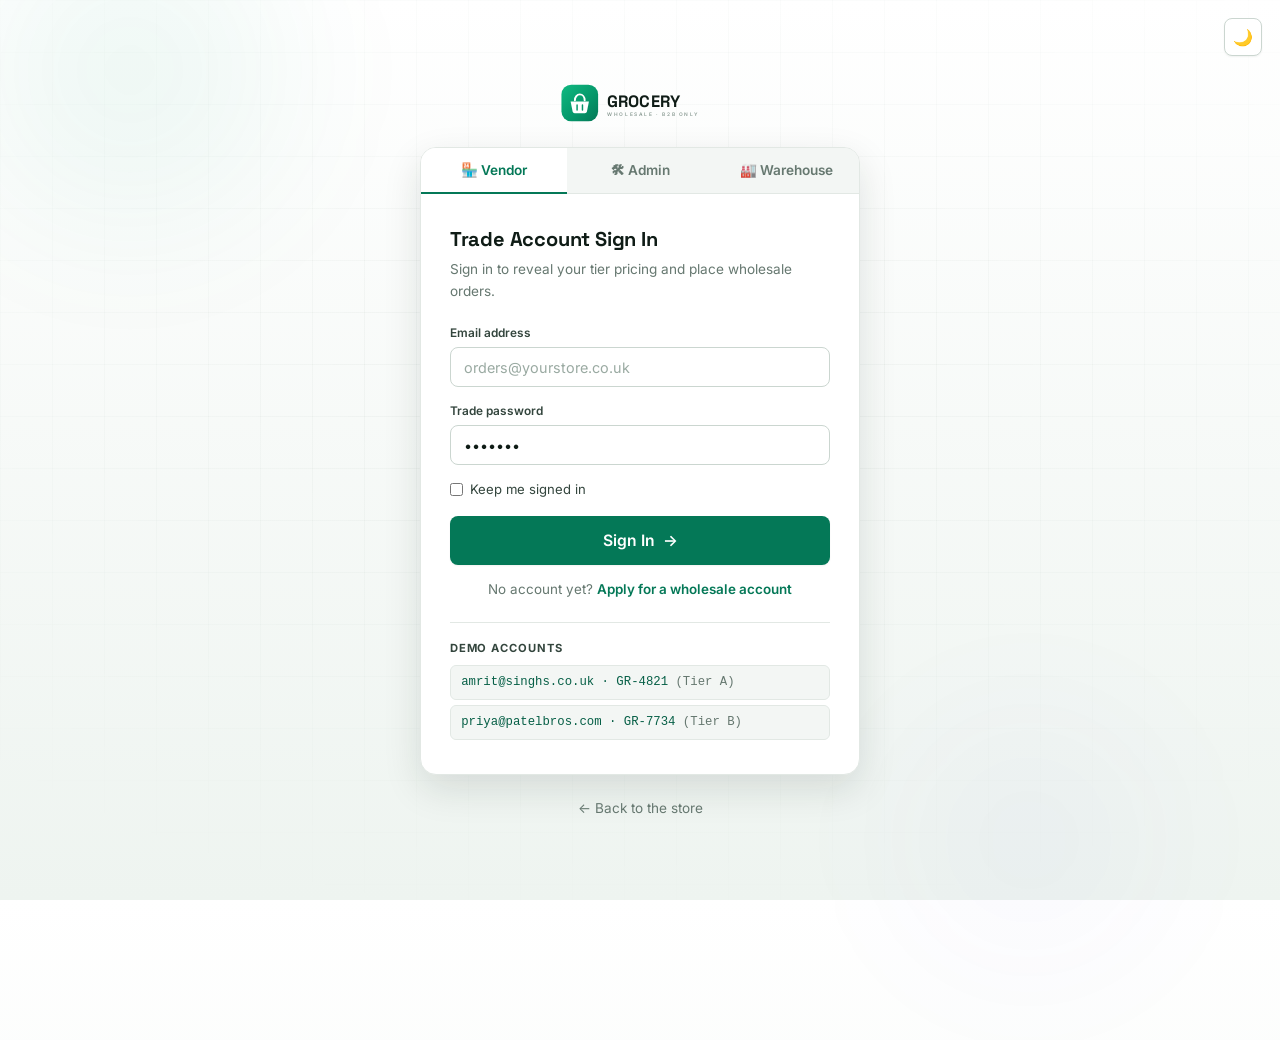
<file: login.html>
<!DOCTYPE html>
<html lang="en">
<head>
<meta charset="UTF-8">
<meta name="viewport" content="width=device-width, initial-scale=1.0">
<title>Sign In — GROCERY Trade Portal</title>
<link rel="preconnect" href="https://fonts.googleapis.com">
<link rel="preconnect" href="https://fonts.gstatic.com" crossorigin>
<link href="https://fonts.googleapis.com/css2?family=Space+Grotesk:wght@400;500;600;700&family=Inter:wght@400;500;600&display=swap" rel="stylesheet">
<script>try{document.documentElement.dataset.theme=localStorage.getItem('grc-theme')||(matchMedia('(prefers-color-scheme:dark)').matches?'dark':'light')}catch(e){}</script>
<link rel="stylesheet" href="styles.css">
<link rel="icon" href="assets/logo.svg">
</head>
<body class="auth-page">

<div class="auth-bg"><div class="orb orb-1"></div><div class="orb orb-2"></div><div class="grid-overlay"></div></div>

<div class="auth-wrap">
  <a class="logo auth-logo" href="index.html" data-logo></a>

  <div class="auth-card">
    <div class="auth-tabs">
      <button class="auth-tab active" data-tab="vendor">🏪 Vendor</button>
      <button class="auth-tab" data-tab="admin">🛠 Admin</button>
      <button class="auth-tab" data-tab="warehouse">🏭 Warehouse</button>
    </div>

    <!-- VENDOR -->
    <form class="auth-form" id="vendorForm">
      <h2>Trade Account Sign In</h2>
      <p class="auth-sub">Sign in to reveal your tier pricing and place wholesale orders.</p>
      <div class="field"><label for="v-email">Email address</label><input id="v-email" type="email" placeholder="orders@yourstore.co.uk" autocomplete="username"></div>
      <div class="field"><label for="v-pass">Trade password</label><input id="v-pass" type="password" value="GR-4821" autocomplete="current-password"></div>
      <label class="remember"><input type="checkbox" id="v-remember"> Keep me signed in</label>
      <div class="auth-error" id="vendorError" hidden></div>
      <button class="btn btn-primary btn-lg full" type="submit">Sign In <span class="arrow">→</span></button>
      <p class="form-foot">No account yet? <a href="index.html#apply">Apply for a wholesale account</a></p>
      <div class="demo-hint">
        <b>Demo accounts</b>
        <code>amrit@singhs.co.uk · GR-4821 <em>(Tier A)</em></code>
        <code>priya@patelbros.com · GR-7734 <em>(Tier B)</em></code>
      </div>
    </form>

    <!-- ADMIN -->
    <form class="auth-form" id="adminForm" hidden>
      <h2>Admin Sign In</h2>
      <p class="auth-sub">Opens the Warehouse ERP — products, stock, purchases, sales and accounts.</p>
      <div class="field"><label for="a-email">Admin email</label><input id="a-email" type="email" value="admin@grocery.com" autocomplete="username"></div>
      <div class="field"><label for="a-pass">Password</label><input id="a-pass" type="password" value="admin@123" autocomplete="current-password"></div>
      <label class="remember"><input type="checkbox" id="a-remember"> Keep me signed in</label>
      <div class="auth-error" id="adminError" hidden></div>
      <button class="btn btn-primary btn-lg full" type="submit">Sign In to Admin <span class="arrow">→</span></button>
      <div class="demo-hint"><b>Demo admin</b><code>admin@grocery.com · admin@123</code></div>
    </form>

    <!-- WAREHOUSE -->
    <form class="auth-form" id="warehouseForm" hidden>
      <h2>Warehouse Sign In</h2>
      <p class="auth-sub">Fulfilment access: view incoming orders and update packing status. No pricing is shown.</p>
      <div class="field"><label for="w-email">Warehouse email</label><input id="w-email" type="email" value="warehouse@grocery.com" autocomplete="username"></div>
      <div class="field"><label for="w-pass">Password</label><input id="w-pass" type="password" value="pack@123" autocomplete="current-password"></div>
      <label class="remember"><input type="checkbox" id="w-remember"> Keep me signed in</label>
      <div class="auth-error" id="warehouseError" hidden></div>
      <button class="btn btn-primary btn-lg full" type="submit">Open Fulfilment Queue <span class="arrow">→</span></button>
      <div class="demo-hint"><b>Demo warehouse</b><code>warehouse@grocery.com · pack@123</code></div>
    </form>
  </div>

  <a class="auth-back" href="index.html">← Back to the store</a>
</div>

<div class="toasts" id="toasts"></div>
<script src="store.js"></script>
<script src="auth.js"></script>
</body>
</html>
</file>
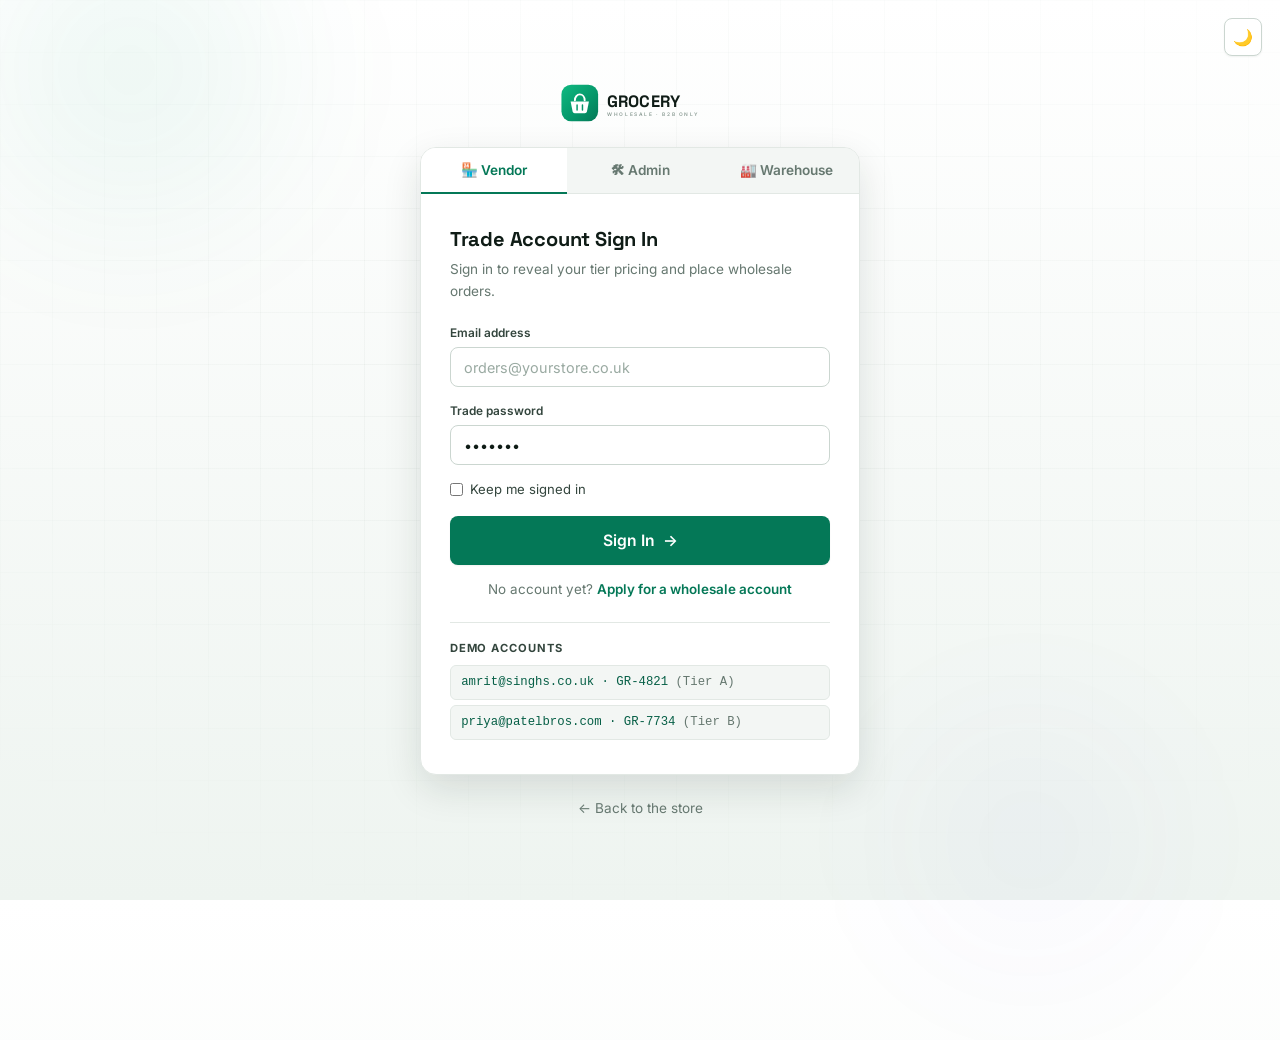
<file: orderpad.html>
<!DOCTYPE html>
<html lang="en">
<head>
<meta charset="UTF-8">
<meta name="viewport" content="width=device-width, initial-scale=1.0">
<title>Quick Order Pad — GROCERY</title>
<link rel="preconnect" href="https://fonts.googleapis.com">
<link rel="preconnect" href="https://fonts.gstatic.com" crossorigin>
<link href="https://fonts.googleapis.com/css2?family=Space+Grotesk:wght@400;500;600;700&family=Inter:wght@400;500;600&display=swap" rel="stylesheet">
<script>try{document.documentElement.dataset.theme=localStorage.getItem('grc-theme')||(matchMedia('(prefers-color-scheme:dark)').matches?'dark':'light')}catch(e){}</script>
<link rel="stylesheet" href="styles.css">
<link rel="icon" href="assets/logo.svg">
</head>
<body class="app-page">

<header class="app-bar">
  <a class="logo app-logo" href="index.html" data-logo></a>
  <span class="role-chip" id="roleChip">TIER</span>
  <div class="app-bar-right">
    <a class="btn btn-ghost" href="index.html#catalogue">Browse catalogue</a>
    <a class="btn btn-ghost" href="vendor.html">My account</a>
    <button class="btn btn-primary" id="logoutBtn">Sign out</button>
  </div>
</header>

<main class="app-main solo" id="padMain"></main>

<div class="modal-overlay" id="modalOverlay"><div class="modal" id="modal"></div></div>
<div class="toasts" id="toasts"></div>

<script src="store.js"></script>
<script src="docs.js"></script>
<script src="orderpad.js"></script>
</body>
</html>
</file>
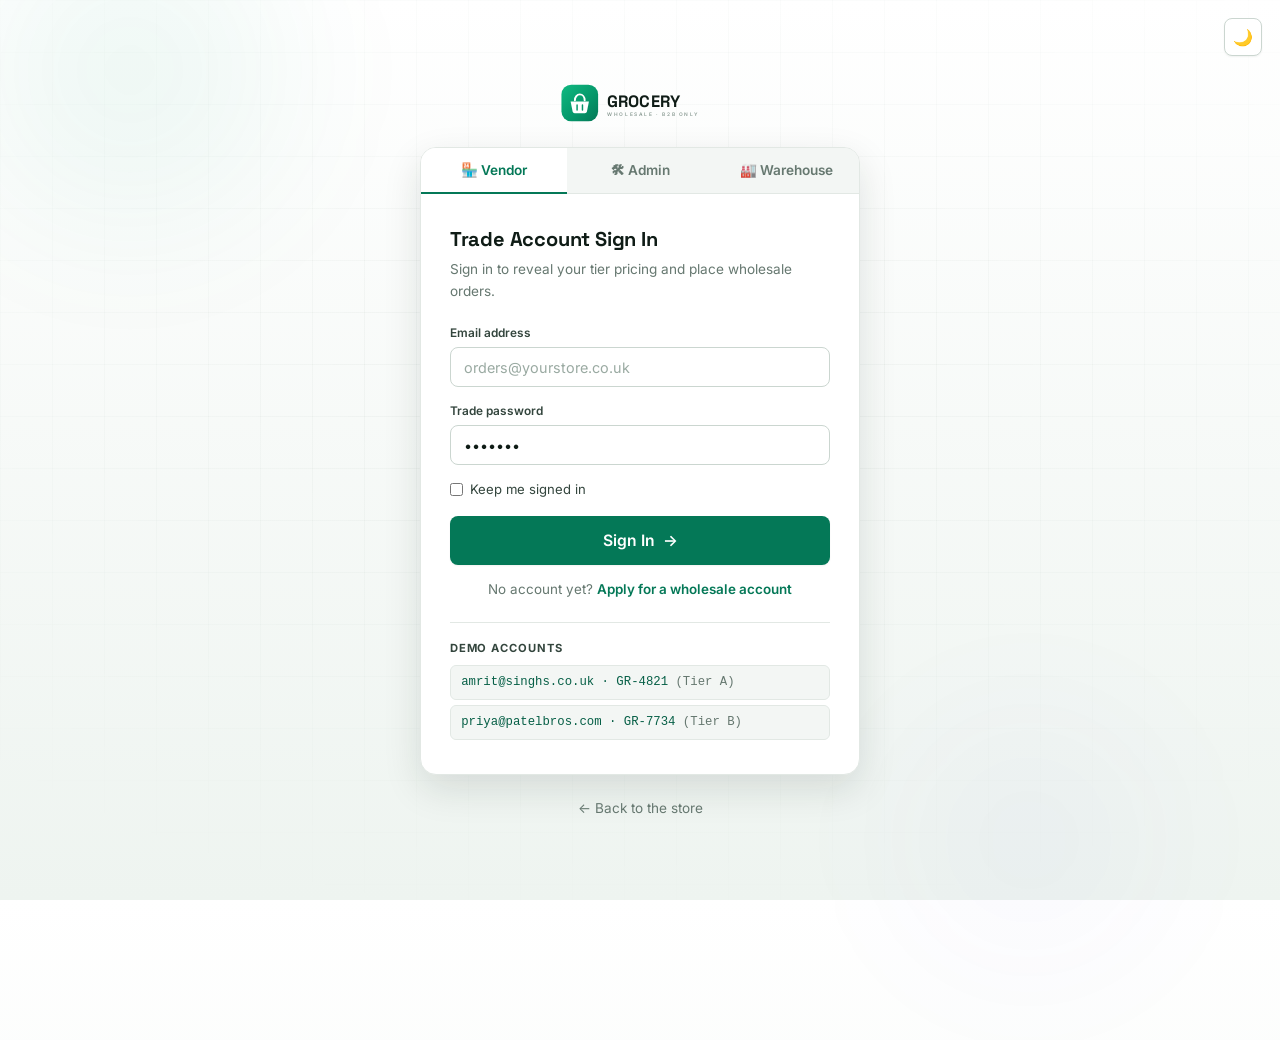
<file: vendor.html>
<!DOCTYPE html>
<html lang="en">
<head>
<meta charset="UTF-8">
<meta name="viewport" content="width=device-width, initial-scale=1.0">
<title>My Trade Account — GROCERY</title>
<link rel="preconnect" href="https://fonts.googleapis.com">
<link rel="preconnect" href="https://fonts.gstatic.com" crossorigin>
<link href="https://fonts.googleapis.com/css2?family=Space+Grotesk:wght@400;500;600;700&family=Inter:wght@400;500;600&display=swap" rel="stylesheet">
<script>try{document.documentElement.dataset.theme=localStorage.getItem('grc-theme')||(matchMedia('(prefers-color-scheme:dark)').matches?'dark':'light')}catch(e){}</script>
<link rel="stylesheet" href="styles.css">
<link rel="icon" href="assets/logo.svg">
</head>
<body class="app-page">

<header class="app-bar">
  <a class="logo app-logo" href="index.html" data-logo></a>
  <span class="role-chip" id="roleChip">VENDOR</span>
  <div class="app-bar-right">
    <a class="btn btn-ghost" href="orderpad.html">⚡ Quick order</a>
    <a class="btn btn-ghost" href="index.html#catalogue">Browse products</a>
    <button class="btn btn-primary" id="logoutBtn">Sign out</button>
  </div>
</header>

<main class="app-main solo" id="vendorMain"></main>

<div class="toasts" id="toasts"></div>
<script src="store.js"></script>
<script src="docs.js"></script>
<script src="vendor.js"></script>
</body>
</html>
</file>
<file: styles.css>
/* ============ ATOZ FRESH — PROFESSIONAL B2B THEME ============ */
:root{
  /* surfaces */
  --bg:#f4f7f5;
  --bg-2:#0f1e18;          /* footer */
  --surface:#ffffff;
  --surface-2:#f3f6f4;
  --surface-3:#eaefec;
  --border:#e2e8e4;
  --border-strong:#cbd6d0;

  /* text */
  --text:#0f1c16;
  --text-2:#33453d;
  --muted:#667870;

  /* brand */
  --brand:#047857;
  --brand-2:#059669;
  --brand-3:#065f46;
  --brand-tint:#ecfdf5;
  --brand-tint-2:#d1fae5;

  /* tiers */
  --tierA:#4338ca; --tierA-bg:#eef2ff;
  --tierB:#b45309; --tierB-bg:#fffbeb;
  --tierC:#475569; --tierC-bg:#f1f5f9;

  /* status */
  --amber:#b45309; --amber-bg:#fffbeb;
  --red:#b91c1c;   --red-bg:#fef2f2;
  --blue:#0369a1;  --blue-bg:#f0f9ff;

  /* elevation */
  --sh-sm:0 1px 2px rgba(15,32,24,.06);
  --sh:0 1px 3px rgba(15,32,24,.08),0 1px 2px rgba(15,32,24,.04);
  --sh-md:0 4px 14px rgba(15,32,24,.08);
  --sh-lg:0 14px 38px rgba(15,32,24,.12);

  --font-display:'Space Grotesk',sans-serif;
  --font-body:'Inter',sans-serif;
  --r:12px;
  --r-lg:16px;
}
/* ============ DARK THEME ============
   Same variable names, so every component follows automatically.
   Set on <html data-theme="dark"> by the bootstrap script in each page. */
:root[data-theme="dark"]{
  --bg:#0e1613;
  --bg-2:#080d0b;
  --surface:#151f1a;
  --surface-2:#1b2721;
  --surface-3:#243228;
  --border:#26332c;
  --border-strong:#38493f;

  --text:#e9f1ec;
  --text-2:#bdcdc4;
  --muted:#8ba095;

  --brand:#34d399;
  --brand-2:#10b981;
  --brand-3:#6ee7b7;
  --brand-tint:rgba(52,211,153,.12);
  --brand-tint-2:rgba(52,211,153,.28);

  --tierA:#a5b4fc; --tierA-bg:rgba(129,140,248,.14);
  --tierB:#fbbf24; --tierB-bg:rgba(251,191,36,.14);
  --tierC:#cbd5e1; --tierC-bg:rgba(148,163,184,.14);

  --amber:#fbbf24; --amber-bg:rgba(251,191,36,.11);
  --red:#f87171;   --red-bg:rgba(248,113,113,.11);
  --blue:#7dd3fc;  --blue-bg:rgba(125,211,252,.11);

  --sh-sm:0 1px 2px rgba(0,0,0,.4);
  --sh:0 1px 3px rgba(0,0,0,.45),0 1px 2px rgba(0,0,0,.3);
  --sh-md:0 4px 14px rgba(0,0,0,.45);
  --sh-lg:0 14px 38px rgba(0,0,0,.55);
}
/* Components that hard-code light values need a dark counterpart. */
:root[data-theme="dark"] .btn-primary,
:root[data-theme="dark"] .p-add,
:root[data-theme="dark"] .chip.active,
:root[data-theme="dark"] .badge.accent,
:root[data-theme="dark"] .tier-mine,
:root[data-theme="dark"] .pill{color:#06231a}
:root[data-theme="dark"] .btn-primary:hover,
:root[data-theme="dark"] .p-add:hover{background:var(--brand-3)}
:root[data-theme="dark"] .btn-ghost,
:root[data-theme="dark"] .icon-btn,
:root[data-theme="dark"] .field input,
:root[data-theme="dark"] .search-field,
:root[data-theme="dark"] .co-fields input,
:root[data-theme="dark"] .co-fields select,
:root[data-theme="dark"] .tier-select,
:root[data-theme="dark"] .status-select,
:root[data-theme="dark"] .mini-num,
:root[data-theme="dark"] .pad-input,
:root[data-theme="dark"] .pad-qty,
:root[data-theme="dark"] .scan-input,
:root[data-theme="dark"] .break-row input,
:root[data-theme="dark"] .range-val,
:root[data-theme="dark"] .note-field{background:var(--surface-2);color:var(--text)}
:root[data-theme="dark"] .nav{background:rgba(14,22,19,.9)}
:root[data-theme="dark"] .app-bar,
:root[data-theme="dark"] .side-nav,
:root[data-theme="dark"] .panel,
:root[data-theme="dark"] .stat-card,
:root[data-theme="dark"] .app-card,
:root[data-theme="dark"] .wh-card,
:root[data-theme="dark"] .table-wrap,
:root[data-theme="dark"] .modal,
:root[data-theme="dark"] .drawer,
:root[data-theme="dark"] .auth-card,
:root[data-theme="dark"] .search-suggest,
:root[data-theme="dark"] .pad-suggest,
:root[data-theme="dark"] .tier-card,
:root[data-theme="dark"] .cat-card,
:root[data-theme="dark"] .p-card,
:root[data-theme="dark"] .trust-item,
:root[data-theme="dark"] .hero-card,
:root[data-theme="dark"] .apply-wrap,
:root[data-theme="dark"] .banner,
:root[data-theme="dark"] .back-top,
:root[data-theme="dark"] .seg-btn.on{background:var(--surface)}
:root[data-theme="dark"] .apply-form,
:root[data-theme="dark"] .p-media,
:root[data-theme="dark"] .qv-media,
:root[data-theme="dark"] .ci-thumb{background:var(--surface-2)}
:root[data-theme="dark"] .p-media,
:root[data-theme="dark"] .qv-media{background:linear-gradient(160deg,#1b2721,#141d19)}
:root[data-theme="dark"] .hero{background:linear-gradient(180deg,#0e1613,#111c17)}
:root[data-theme="dark"] .auth-page{background:linear-gradient(180deg,#0e1613,#111c17)}
:root[data-theme="dark"] .footer{background:var(--bg-2)}
:root[data-theme="dark"] .toast{background:var(--surface-3);color:var(--text);border:1px solid var(--border-strong)}
:root[data-theme="dark"] .grid-overlay{
  background-image:linear-gradient(rgba(120,220,180,.05) 1px,transparent 1px),linear-gradient(90deg,rgba(120,220,180,.05) 1px,transparent 1px)}
:root[data-theme="dark"] .orb-1{background:radial-gradient(circle,rgba(16,185,129,.2),transparent 70%)}
:root[data-theme="dark"] .orb-2{background:radial-gradient(circle,rgba(129,140,248,.13),transparent 70%)}
:root[data-theme="dark"] .orb-3{background:radial-gradient(circle,rgba(251,191,36,.09),transparent 70%)}
:root[data-theme="dark"] .hero-ring{border-color:#22332b}
:root[data-theme="dark"] .hero-ring.r2{border-color:#1c2a23}
/* Product photos sit directly on the tile — a white plate behind them
   washed out the badges layered on top. */
:root[data-theme="dark"] .t-img{background:var(--surface-3)}
:root[data-theme="dark"] ::-webkit-scrollbar-thumb{background:#31423a;border-color:var(--surface-2)}
:root[data-theme="dark"] .pw,
:root[data-theme="dark"] .demo-hint code,
:root[data-theme="dark"] .cred-box code,
:root[data-theme="dark"] .import-help code{color:var(--brand-3)}
:root[data-theme="dark"] kbd{background:var(--surface-3)}
/* elements that hard-code white in the light theme */
:root[data-theme="dark"] .announce{background:#0a2a1e;border-bottom:1px solid var(--border)}
:root[data-theme="dark"] .announce-track{color:#8fe3bb}
:root[data-theme="dark"] .hero-tag,
:root[data-theme="dark"] .p-quick,
:root[data-theme="dark"] .tier-btn,
:root[data-theme="dark"] .nav-search input:focus{background:var(--surface-2)}
:root[data-theme="dark"] .badge{border-color:var(--surface)}
/* Badges sit on top of product photos, so they need solid fills, not tints. */
:root[data-theme="dark"] .flag.best{background:#3a2d0a;border-color:#6b5310}
:root[data-theme="dark"] .flag.new{background:#0d3527;border-color:#1d5e44}
:root[data-theme="dark"] .flag.oos{background:#242f29;border-color:var(--border-strong)}
:root[data-theme="dark"] .seg{background:var(--surface-2)}

/* theme toggle button */
.theme-btn{font-size:1rem;line-height:1;flex-shrink:0}
.theme-btn.floating{position:fixed;top:1.1rem;right:1.1rem;z-index:20;background:var(--surface);box-shadow:var(--sh-sm)}

*{margin:0;padding:0;box-sizing:border-box}
html{scroll-behavior:smooth}
body{background:var(--bg);color:var(--text);font-family:var(--font-body);font-size:16px;line-height:1.6;overflow-x:hidden;-webkit-font-smoothing:antialiased}
h1,h2,h3,h4{font-family:var(--font-display);color:var(--text);letter-spacing:-.01em}
a{color:inherit;text-decoration:none}
button{font-family:inherit;cursor:pointer}
::selection{background:var(--brand-tint-2);color:var(--brand-3)}
::-webkit-scrollbar{width:12px;height:12px}
::-webkit-scrollbar-track{background:var(--surface-2)}
::-webkit-scrollbar-thumb{background:#c3d0c9;border-radius:6px;border:3px solid var(--surface-2)}
::-webkit-scrollbar-thumb:hover{background:#a9bab1}

.grad-text{color:var(--brand)}
.eyebrow{font-family:var(--font-display);font-size:.75rem;letter-spacing:.16em;text-transform:uppercase;color:var(--brand);display:block;margin-bottom:.6rem;font-weight:600}
.arrow{display:inline-block;transition:transform .2s}
.btn:hover .arrow{transform:translateX(3px)}
.muted{color:var(--muted)}
.muted.sm,.sm{font-size:.82rem}

/* ---- logo ---- */
.logo{display:inline-flex;align-items:center;color:var(--text)}
.logo-svg{height:42px;width:auto;display:block}
.app-logo .logo-svg,.auth-logo .logo-svg{height:44px}
.footer-brand .logo-svg{height:44px;color:#fff}

/* ---- buttons ---- */
.btn{display:inline-flex;align-items:center;justify-content:center;gap:.5rem;padding:.62rem 1.15rem;border-radius:8px;
  font-weight:600;font-size:.9rem;border:1px solid transparent;transition:.18s;white-space:nowrap;line-height:1.3}
.btn-primary{background:var(--brand);color:#fff;box-shadow:var(--sh-sm)}
.btn-primary:hover{background:var(--brand-3);box-shadow:var(--sh-md)}
.btn-ghost{background:var(--surface);border-color:var(--border-strong);color:var(--text-2)}
.btn-ghost:hover{background:var(--surface-2);border-color:#b4c3bb;color:var(--text)}
.btn-ghost.danger:hover{border-color:#e3b4b4;color:var(--red);background:var(--red-bg)}
.btn-lg{padding:.82rem 1.6rem;font-size:.98rem}
.btn.sm{padding:.36rem .78rem;font-size:.78rem}
.btn.full{width:100%}

/* ---- announcement ---- */
.announce{background:var(--brand-3);overflow:hidden;height:36px;display:flex;align-items:center}
.announce-track{display:flex;gap:2.5rem;white-space:nowrap;animation:marquee 38s linear infinite;
  font-size:.75rem;letter-spacing:.08em;font-weight:500;color:#d6f5e6}
@keyframes marquee{to{transform:translateX(-50%)}}

/* ---- nav ---- */
.nav{position:sticky;top:0;z-index:100;background:rgba(255,255,255,.92);backdrop-filter:blur(12px);border-bottom:1px solid var(--border);transition:.2s}
.nav.scrolled{box-shadow:var(--sh)}
.nav-inner{max-width:1360px;margin:auto;display:flex;align-items:center;gap:1.1rem;padding:.65rem 2rem}
.nav-links{display:flex;gap:1.35rem;font-size:.9rem;color:var(--muted);font-weight:500}
.nav-links a{position:relative;padding:.3rem 0;transition:.18s}
.nav-links a:hover,.nav-links a.active{color:var(--text)}
.nav-links a.active::after{content:'';position:absolute;left:0;right:0;bottom:-3px;height:2px;background:var(--brand);border-radius:2px}
.nav-search{position:relative;flex:1;max-width:300px;margin-left:auto}
.nav-search svg{position:absolute;left:12px;top:50%;transform:translateY(-50%);width:16px;height:16px;color:var(--muted)}
.nav-search input{width:100%;background:var(--surface-2);border:1px solid var(--border);border-radius:8px;
  padding:.55rem .9rem .55rem 2.3rem;color:var(--text);font-size:.88rem;outline:none;transition:.18s}
.nav-search input::placeholder{color:#8b9d94}
.nav-search input:focus{background:#fff;border-color:var(--brand);box-shadow:0 0 0 3px var(--brand-tint)}
.search-suggest{position:absolute;top:calc(100% + 6px);left:0;right:0;background:#fff;border:1px solid var(--border);
  border-radius:10px;overflow:hidden;display:none;box-shadow:var(--sh-lg);z-index:50}
.search-suggest.open{display:block}
.search-suggest button{display:flex;align-items:center;gap:.65rem;width:100%;padding:.6rem .9rem;background:none;
  border:none;color:var(--text);font-size:.85rem;text-align:left;transition:.12s}
.search-suggest button:hover{background:var(--surface-2)}
.search-suggest small{color:var(--brand);margin-left:auto;white-space:nowrap;font-weight:600}
.nav-actions{display:flex;align-items:center;gap:.55rem}
.icon-btn{position:relative;width:38px;height:38px;border-radius:8px;background:var(--surface);border:1px solid var(--border-strong);
  color:var(--text-2);display:grid;place-items:center;transition:.18s}
.icon-btn svg{width:18px;height:18px}
.icon-btn:hover{background:var(--surface-2);color:var(--text)}
.badge{position:absolute;top:-6px;right:-6px;min-width:18px;height:18px;border-radius:9px;font-size:.66rem;
  font-weight:700;display:grid;place-items:center;padding:0 5px;border:2px solid #fff}
.badge.accent{background:var(--brand);color:#fff}
.hamburger{display:none;flex-direction:column;gap:4px;background:none;border:none;padding:6px}
.hamburger span{width:20px;height:2px;background:var(--text);border-radius:2px;transition:.25s}

/* ---- tier chips ---- */
.tier-chip{font-family:var(--font-display);font-size:.68rem;font-weight:700;letter-spacing:.06em;padding:.28rem .6rem;
  border-radius:5px;white-space:nowrap;border:1px solid transparent;display:inline-block}
.tier-chip.tier-A{background:var(--tierA-bg);color:var(--tierA);border-color:#c9cffb}
.tier-chip.tier-B{background:var(--tierB-bg);color:var(--tierB);border-color:#f2ddb0}
.tier-chip.tier-C{background:var(--tierC-bg);color:var(--tierC);border-color:#d3dbe3}
.tier-chip.none{background:var(--surface-2);color:var(--muted);border-color:var(--border)}

/* ---- hero ---- */
.hero{position:relative;background:linear-gradient(180deg,#fff 0%,#eef4f0 100%);border-bottom:1px solid var(--border);overflow:hidden}
.hero-bg,.auth-bg{position:absolute;inset:0;z-index:0;pointer-events:none}
.orb{position:absolute;border-radius:50%;filter:blur(60px);opacity:.5}
.orb-1{width:460px;height:460px;background:radial-gradient(circle,rgba(5,150,105,.16),transparent 70%);top:-160px;left:-100px}
.orb-2{width:400px;height:400px;background:radial-gradient(circle,rgba(67,56,202,.08),transparent 70%);bottom:-140px;right:4%}
.orb-3{width:300px;height:300px;background:radial-gradient(circle,rgba(180,83,9,.06),transparent 70%);top:24%;left:52%}
.grid-overlay{position:absolute;inset:0;
  background-image:linear-gradient(rgba(15,60,42,.045) 1px,transparent 1px),linear-gradient(90deg,rgba(15,60,42,.045) 1px,transparent 1px);
  background-size:52px 52px;mask-image:radial-gradient(ellipse 75% 65% at 50% 40%,black,transparent)}
.hero-inner{position:relative;z-index:1;max-width:1360px;margin:auto;padding:4.5rem 2rem 4rem;display:grid;grid-template-columns:1.1fr .9fr;gap:3rem;align-items:center}
.hero-tag{display:inline-flex;align-items:center;gap:.55rem;background:#fff;border:1px solid var(--border-strong);
  border-radius:999px;padding:.4rem 1rem;font-size:.78rem;color:var(--text-2);margin-bottom:1.4rem;font-weight:500;box-shadow:var(--sh-sm)}
.pulse-dot{width:7px;height:7px;border-radius:50%;background:var(--brand-2);animation:pulse 2s infinite}
@keyframes pulse{50%{opacity:.35}}
.hero h1{font-size:clamp(2.2rem,4.6vw,3.7rem);line-height:1.1;letter-spacing:-.025em;margin-bottom:1.1rem}
.hero p{color:var(--text-2);max-width:540px;font-size:1.03rem;margin-bottom:1.9rem}
.hero-cta{display:flex;gap:.7rem;flex-wrap:wrap;margin-bottom:2.6rem}
.hero-stats{display:flex;gap:2.6rem;flex-wrap:wrap}
.hero-stats div{display:flex;flex-direction:column}
.hero-stats strong{font-family:var(--font-display);font-size:1.7rem;color:var(--brand);line-height:1.2}
.hero-stats span{font-size:.74rem;color:var(--muted);letter-spacing:.07em;text-transform:uppercase;font-weight:500}

.hero-visual{position:relative;height:420px}
.hero-ring{position:absolute;inset:12% 8%;border:1px dashed #c8d8ce;border-radius:50%;animation:spin 60s linear infinite}
.hero-ring.r2{inset:26% 20%;animation-duration:44s;animation-direction:reverse;border-color:#d8e3dc}
@keyframes spin{to{transform:rotate(360deg)}}
.hero-card{position:absolute;display:flex;align-items:center;gap:.75rem;background:#fff;border:1px solid var(--border);
  border-radius:10px;padding:.75rem 1rem;box-shadow:var(--sh-md)}
.hero-card b{font-size:.88rem;display:block;color:var(--text)}
.hero-card small{color:var(--muted);font-size:.74rem}
.hc-emoji{font-size:1.5rem}
.hc-tag{font-size:.64rem;font-weight:700;letter-spacing:.05em;background:var(--brand-tint);color:var(--brand);padding:.22rem .55rem;border-radius:5px}
.float-1{top:6%;right:4%;animation:floaty 7s ease-in-out infinite}
.float-2{top:42%;left:0;animation:floaty 8s ease-in-out -2.5s infinite}
.float-3{bottom:6%;right:12%;animation:floaty 7.5s ease-in-out -5s infinite}
@keyframes floaty{50%{transform:translateY(-10px)}}

/* ---- trust ---- */
.trust{max-width:1360px;margin:0 auto;padding:2rem 2rem 0;display:grid;grid-template-columns:repeat(4,1fr);gap:1rem}
.trust-item{display:flex;flex-direction:column;gap:.25rem;background:var(--surface);border:1px solid var(--border);
  border-radius:var(--r);padding:1.15rem 1.3rem;box-shadow:var(--sh-sm)}
.trust-item strong{font-family:var(--font-display);font-size:1.85rem;line-height:1.1;color:var(--brand)}
.trust-item small{color:var(--muted);font-size:.74rem;letter-spacing:.07em;text-transform:uppercase;font-weight:500}

/* ---- sections ---- */
.section{max-width:1360px;margin:auto;padding:3.5rem 2rem 1rem}
.section-head{display:flex;justify-content:space-between;align-items:flex-end;gap:1.5rem;margin-bottom:1.8rem;flex-wrap:wrap}
.section-head.center{flex-direction:column;align-items:center;text-align:center}
.section-head h2{font-size:clamp(1.5rem,2.8vw,2.1rem)}
.section-sub{color:var(--muted);max-width:620px;margin-top:.5rem;font-size:.95rem}

/* ---- status banner ---- */
.banner{display:flex;align-items:center;gap:1rem;border-radius:var(--r);padding:1.1rem 1.4rem;
  border:1px solid var(--border);background:var(--surface);flex-wrap:wrap;box-shadow:var(--sh-sm)}
.banner.lock{border-left:3px solid var(--amber);background:var(--amber-bg)}
.banner.ok{border-left:3px solid var(--brand);background:var(--brand-tint)}
.banner-ico{font-size:1.4rem}
.banner div b{display:block;font-family:var(--font-display);font-size:1rem}
.banner div small{color:var(--text-2);font-size:.86rem}
.banner-actions{display:flex;gap:.55rem;margin-left:auto}
.banner>.btn{margin-left:auto}

/* ---- categories ---- */
.cat-grid{display:grid;grid-template-columns:repeat(auto-fit,minmax(190px,1fr));gap:1rem}
.cat-card{position:relative;background:var(--surface);border:1px solid var(--border);border-radius:var(--r);
  padding:1.4rem 1.2rem;transition:.18s;text-align:left;color:var(--text);box-shadow:var(--sh-sm)}
.cat-card:hover{border-color:var(--brand);box-shadow:var(--sh-md);transform:translateY(-2px)}
.cat-emoji{font-size:1.9rem;display:block;margin-bottom:.7rem}
.cat-card h3{font-size:1rem;margin-bottom:.15rem}
.cat-card small{color:var(--muted);font-size:.8rem}
.cat-go{position:absolute;top:1rem;right:1rem;color:var(--brand);opacity:0;transition:.18s}
.cat-card:hover .cat-go{opacity:1}

/* ---- filters / products ---- */
.select{background:var(--surface);border:1px solid var(--border-strong);color:var(--text);border-radius:8px;
  padding:.5rem .9rem;font-size:.85rem;outline:none;cursor:pointer;font-family:inherit}
.select:focus{border-color:var(--brand);box-shadow:0 0 0 3px var(--brand-tint)}
.filter-bar{display:flex;gap:.5rem;flex-wrap:wrap;margin-bottom:1.6rem}
.chip{background:var(--surface);border:1px solid var(--border-strong);color:var(--text-2);border-radius:999px;
  padding:.45rem 1rem;font-size:.82rem;font-weight:500;transition:.18s}
.chip:hover{border-color:var(--brand);color:var(--brand)}
.chip.active{background:var(--brand);color:#fff;border-color:var(--brand)}

.products-grid{display:grid;grid-template-columns:repeat(auto-fill,minmax(240px,1fr));gap:1.1rem}
.p-card{position:relative;background:var(--surface);border:1px solid var(--border);border-radius:var(--r);
  overflow:hidden;transition:.18s;display:flex;flex-direction:column;box-shadow:var(--sh-sm)}
.p-card:hover{border-color:var(--border-strong);box-shadow:var(--sh-md);transform:translateY(-3px)}
/* Every pack shot sits in an identical frame. The shots arrive on white
   backgrounds at wildly different crops, so without a fixed box and a tinted
   ground they read as bleeding into the card. */
.p-media{position:relative;height:200px;display:grid;place-items:center;font-size:3.4rem;
  background:#fff;border-bottom:1px solid var(--border);overflow:hidden}
.p-media::after{content:"";position:absolute;inset:0;pointer-events:none;
  box-shadow:inset 0 -18px 22px -18px rgba(15,28,22,.10)}
.p-media span{transition:.25s}
.p-card:hover .p-media span{transform:scale(1.08)}
.p-flags{position:absolute;top:.7rem;left:.7rem;display:flex;flex-direction:column;gap:.3rem;z-index:1}
.flag{font-size:.62rem;font-weight:700;letter-spacing:.04em;padding:.22rem .55rem;border-radius:4px}
.flag.best{background:var(--tierB-bg);color:var(--tierB);border:1px solid #f2ddb0}
.flag.new{background:var(--brand-tint);color:var(--brand);border:1px solid var(--brand-tint-2)}
.p-quick{position:absolute;bottom:.6rem;left:50%;transform:translate(-50%,8px);opacity:0;background:#fff;
  border:1px solid var(--border-strong);color:var(--text-2);border-radius:6px;padding:.35rem .8rem;
  font-size:.74rem;font-weight:600;transition:.18s;white-space:nowrap;box-shadow:var(--sh-sm)}
.p-card:hover .p-quick{opacity:1;transform:translate(-50%,0)}
.p-body{padding:1rem 1.1rem 1.1rem;display:flex;flex-direction:column;gap:.35rem;flex:1}
.p-brand{font-size:.66rem;letter-spacing:.1em;text-transform:uppercase;color:var(--brand);font-weight:600}
.p-name{font-size:.92rem;font-weight:600;line-height:1.35}
.p-meta{font-size:.76rem;color:var(--muted)}
.stock-bar{height:4px;border-radius:2px;background:var(--surface-3);overflow:hidden;margin-top:.2rem}
.stock-fill{height:100%;background:var(--amber);border-radius:2px}
.stock-low{font-size:.72rem;color:var(--amber);font-weight:500}
.stock-ok{font-size:.72rem;color:var(--brand);font-weight:500}
.p-foot{margin-top:auto;display:flex;align-items:flex-end;justify-content:space-between;gap:.6rem;padding-top:.7rem}
.p-price{display:flex;flex-direction:column;line-height:1.25}
.p-price b{font-family:var(--font-display);font-size:1.15rem;color:var(--text)}
.p-list{font-size:.7rem;color:var(--muted);text-decoration:line-through}
.p-save{font-size:.68rem;color:var(--brand);font-weight:600}
/* Case price divided by the units inside it, so buyers can compare lines. */
.p-each{font-size:.68rem;color:var(--muted);font-weight:500}
.qv-price .p-each{font-size:.8rem}
.p-locked{display:flex;align-items:center;gap:.5rem}
.p-locked .lock-ico{font-size:1rem;opacity:.5}
.p-locked b{display:block;font-size:.82rem;color:var(--text-2)}
.p-locked small{font-size:.7rem;color:var(--muted)}
.p-add{background:var(--brand);color:#fff;border:none;border-radius:7px;padding:.5rem .85rem;font-weight:600;
  font-size:.8rem;display:inline-flex;align-items:center;gap:.35rem;transition:.18s;white-space:nowrap}
.p-add:hover{background:var(--brand-3)}
.p-add.added{background:var(--brand-tint);color:var(--brand)}
.p-add.ghost{background:var(--surface);border:1px solid var(--border-strong);color:var(--text-2)}
.p-add.ghost:hover{border-color:var(--brand);color:var(--brand);background:var(--brand-tint)}
.empty-state{text-align:center;padding:3.5rem 1rem;color:var(--muted)}
.empty-state span{font-size:2.5rem;display:block;margin-bottom:.8rem}
.empty-state h3{color:var(--text);margin-bottom:.3rem}
.empty-state .btn{margin-top:1rem}

/* ---- tier cards (public) ---- */
.tier-grid{display:grid;grid-template-columns:repeat(auto-fit,minmax(265px,1fr));gap:1.1rem}
.tier-card{position:relative;background:var(--surface);border:1px solid var(--border);border-radius:var(--r-lg);
  padding:1.8rem 1.6rem;display:flex;flex-direction:column;gap:.6rem;transition:.18s;overflow:hidden;box-shadow:var(--sh-sm)}
.tier-card::after{content:'';position:absolute;inset:0 0 auto;height:3px}
.tier-card.tier-A::after{background:var(--tierA)}
.tier-card.tier-B::after{background:var(--tierB)}
.tier-card.tier-C::after{background:var(--tierC)}
.tier-card:hover{box-shadow:var(--sh-md);transform:translateY(-3px)}
.tier-card.mine{border-color:var(--brand);box-shadow:0 0 0 3px var(--brand-tint)}
.tier-mine{position:absolute;top:.9rem;right:.9rem;font-size:.6rem;font-weight:700;letter-spacing:.1em;
  background:var(--brand);color:#fff;padding:.25rem .6rem;border-radius:4px}
.tier-letter{font-family:var(--font-display);font-size:2.2rem;font-weight:700;line-height:1;color:var(--text)}
.tier-card.tier-A .tier-letter{color:var(--tierA)}
.tier-card.tier-B .tier-letter{color:var(--tierB)}
.tier-card.tier-C .tier-letter{color:var(--tierC)}
.tier-card h3{font-size:1.05rem}
.tier-pct{font-family:var(--font-display);font-size:2.6rem;font-weight:700;line-height:1;color:var(--text)}
.tier-pct small{font-size:.85rem;color:var(--muted);font-weight:500}
.tier-card p{color:var(--muted);font-size:.86rem}
.checklist{list-style:none;display:grid;gap:.55rem;margin-bottom:1.5rem}
.checklist.sm{gap:.4rem;margin-bottom:1rem}
.checklist li{padding-left:1.7rem;position:relative;color:var(--text-2);font-size:.9rem}
.checklist.sm li{font-size:.83rem}
.checklist li::before{content:'✓';position:absolute;left:0;top:1px;width:18px;height:18px;border-radius:4px;
  background:var(--brand-tint);color:var(--brand);font-size:.7rem;display:grid;place-items:center;font-weight:700}

/* ---- apply ---- */
.apply-wrap{display:grid;grid-template-columns:1fr 1fr;gap:3rem;align-items:center;background:var(--surface);
  border:1px solid var(--border);border-radius:var(--r-lg);padding:2.6rem;box-shadow:var(--sh)}
.apply-copy h2{font-size:clamp(1.6rem,3vw,2.2rem);margin-bottom:.8rem}
.apply-copy p{color:var(--text-2);margin-bottom:1.3rem}
.apply-note{font-size:.83rem;color:var(--brand-3);background:var(--brand-tint);border:1px solid var(--brand-tint-2);
  border-radius:8px;padding:.65rem .9rem}
.apply-form{background:var(--surface-2);border:1px solid var(--border);border-radius:var(--r);padding:1.8rem}
.apply-form h3{font-size:1.15rem;margin-bottom:1.1rem}
.field{margin-bottom:.9rem}
.field label{display:block;font-size:.74rem;font-weight:600;color:var(--text-2);margin-bottom:.3rem}
.field input,.search-field,.note-field{width:100%;background:#fff;border:1px solid var(--border-strong);border-radius:8px;
  padding:.65rem .85rem;color:var(--text);font-size:.9rem;outline:none;font-family:inherit;transition:.15s}
.field input::placeholder,.search-field::placeholder{color:#9aaaa2}
.field input:focus,.search-field:focus,.note-field:focus{border-color:var(--brand);box-shadow:0 0 0 3px var(--brand-tint)}
.field input.err{border-color:var(--red);box-shadow:0 0 0 3px var(--red-bg)}
.form-foot{font-size:.84rem;color:var(--muted);text-align:center;margin-top:.9rem}
.form-foot a{color:var(--brand);font-weight:600}


/* ---- footer ---- */
.footer{margin-top:4rem;background:var(--bg-2);color:#c7d6ce}
.footer-grid{max-width:1360px;margin:auto;padding:3rem 2rem 1.8rem;display:grid;grid-template-columns:1.4fr 1fr 1fr 1.1fr;gap:2.5rem}
.footer-grid h4{margin-bottom:.9rem;font-size:.88rem;color:#fff}
.footer-grid a,.footer-note{display:block;color:#9fb3aa;font-size:.86rem;margin-bottom:.5rem;transition:.15s}
.footer-grid a:hover{color:#fff}
.footer-brand p{color:#9fb3aa;font-size:.86rem;margin:.9rem 0 1.1rem;max-width:280px}
.socials{display:flex;gap:.5rem}
.socials a{width:34px;height:34px;border-radius:6px;background:rgba(255,255,255,.07);display:grid;place-items:center;font-size:.95rem;margin:0}
.socials a:hover{background:rgba(255,255,255,.14)}
.admin-link{margin-top:.7rem!important;font-size:.78rem!important;opacity:.6}
.footer-bottom{max-width:1360px;margin:auto;padding:1.1rem 2rem;border-top:1px solid rgba(255,255,255,.08);
  display:flex;justify-content:space-between;gap:1rem;flex-wrap:wrap;color:#8fa49b;font-size:.79rem}

/* ---- drawers ---- */
.drawer-overlay{position:fixed;inset:0;background:rgba(15,32,24,.35);opacity:0;pointer-events:none;transition:.25s;z-index:200}
.drawer-overlay.open{opacity:1;pointer-events:auto}
.drawer{position:fixed;top:0;right:0;bottom:0;width:min(420px,100vw);background:#fff;border-left:1px solid var(--border);
  z-index:210;transform:translateX(103%);transition:transform .28s cubic-bezier(.2,.8,.25,1);display:flex;flex-direction:column;box-shadow:var(--sh-lg)}
.drawer.open{transform:none}
.drawer-head{display:flex;align-items:center;justify-content:space-between;padding:1.2rem 1.4rem;border-bottom:1px solid var(--border)}
.drawer-head h3{font-size:1.1rem}
.drawer-head span{color:var(--muted);font-size:.84rem;font-weight:400}
.close-btn{background:var(--surface-2);border:1px solid var(--border);color:var(--text-2);width:32px;height:32px;
  border-radius:7px;font-size:.85rem;transition:.15s}
.close-btn:hover{background:var(--surface-3)}
.drawer-body{flex:1;overflow-y:auto;padding:.8rem 1.4rem}
.cart-empty{text-align:center;color:var(--muted);padding:3rem 1rem}
.cart-empty span{font-size:2.5rem;display:block;margin-bottom:.7rem}
.cart-item{display:flex;gap:.85rem;padding:.85rem 0;border-bottom:1px solid var(--border)}
.ci-thumb{width:54px;height:54px;border-radius:8px;display:grid;place-items:center;font-size:1.5rem;
  background:linear-gradient(160deg,#f8faf9,#eef3f0);border:1px solid var(--border);flex-shrink:0}
.ci-info{flex:1;min-width:0}
.ci-info b{font-size:.85rem;display:block;white-space:nowrap;overflow:hidden;text-overflow:ellipsis}
.ci-info small{color:var(--muted);font-size:.74rem}
.ci-price{font-family:var(--font-display);font-weight:700;font-size:.9rem;margin-top:.15rem;display:block}
.ci-right{display:flex;flex-direction:column;align-items:flex-end;gap:.45rem}
.qty{display:flex;align-items:center;background:var(--surface);border:1px solid var(--border-strong);border-radius:7px}
.qty button{background:none;border:none;color:var(--text-2);width:26px;height:26px;font-size:.95rem}
.qty button:hover{color:var(--brand)}
.qty b{font-size:.82rem;min-width:22px;text-align:center}
.ci-remove{background:none;border:none;color:var(--muted);font-size:.72rem;text-decoration:underline}
.ci-remove:hover{color:var(--red)}
.drawer-foot{padding:1.1rem 1.4rem;border-top:1px solid var(--border);background:var(--surface-2)}
.drawer-foot .row{display:flex;justify-content:space-between;font-size:.88rem;margin-bottom:.45rem;color:var(--muted)}
.drawer-foot .row b{color:var(--text)}
.drawer-foot .deal-row,.drawer-foot .deal-row b{color:var(--brand)}
.drawer-foot .total{font-size:1rem;color:var(--text);padding-top:.5rem;border-top:1px solid var(--border);margin-bottom:.9rem}
.drawer-foot .total b{font-family:var(--font-display);font-size:1.25rem}

/* ---- modals ---- */
.modal-overlay{position:fixed;inset:0;background:rgba(15,32,24,.42);display:grid;place-items:center;padding:1.2rem;
  opacity:0;pointer-events:none;transition:.2s;z-index:300}
.modal-overlay.open{opacity:1;pointer-events:auto}
.modal{background:#fff;border:1px solid var(--border);border-radius:var(--r-lg);max-width:740px;width:100%;
  max-height:88vh;overflow-y:auto;transform:scale(.97);transition:.2s;box-shadow:var(--sh-lg)}
.modal-overlay.open .modal{transform:none}
.msg-modal{max-width:500px}
.qv{display:grid;grid-template-columns:1fr 1.1fr}
.qv-media{display:grid;place-items:center;font-size:5.5rem;min-height:320px;
  background:linear-gradient(160deg,#f8faf9,#eef3f0);border-right:1px solid var(--border);border-radius:var(--r-lg) 0 0 var(--r-lg)}
.qv-body{padding:1.8rem;display:flex;flex-direction:column;gap:.7rem;position:relative}
.qv-close{position:absolute;top:.9rem;right:.9rem}
.qv-body h3{font-size:1.3rem;line-height:1.3;padding-right:2.5rem}
.qv-desc{color:var(--text-2);font-size:.89rem}
.qv-price{display:flex;flex-direction:column;line-height:1.3}
.qv-price b{font-family:var(--font-display);font-size:1.7rem}
.qv-locked{background:var(--amber-bg);border:1px solid #f2ddb0;border-radius:8px;padding:.8rem 1rem;font-size:.86rem}
.qv-locked b{display:block;color:var(--amber)}
.qv-locked small{color:var(--muted)}
.qv-unit{font-size:.8rem;color:var(--muted)}
.qv-row{display:flex;gap:.7rem;align-items:center;margin-top:.5rem;flex-wrap:wrap}
.qv-tags{display:flex;gap:.4rem;flex-wrap:wrap}
.qv-tags span{font-size:.7rem;background:var(--surface-2);border:1px solid var(--border);border-radius:5px;
  padding:.25rem .6rem;color:var(--text-2)}
.co-success{text-align:center;padding:2rem 1.8rem}
.co-success .big{font-size:3rem;display:block;margin-bottom:.9rem}
.co-success h3{margin-bottom:.5rem;font-size:1.3rem}
.co-success p{color:var(--text-2);font-size:.9rem;margin-bottom:.4rem}
.order-no{font-family:var(--font-display);color:var(--brand);font-size:1.05rem;letter-spacing:.06em;margin-bottom:.9rem;display:block;font-weight:700}
.msg-actions{display:flex;gap:.6rem;justify-content:center;margin-top:1.3rem;flex-wrap:wrap}
.cred-box{display:grid;grid-template-columns:1fr 1fr;gap:.7rem;margin:1.1rem 0}
.cred-box div{background:var(--surface-2);border:1px solid var(--border);border-radius:8px;padding:.75rem}
.cred-box small{display:block;font-size:.66rem;letter-spacing:.07em;text-transform:uppercase;color:var(--muted);margin-bottom:.25rem;font-weight:600}
.cred-box code{font-family:var(--font-display);color:var(--brand-3);font-size:.88rem;word-break:break-all;font-weight:600}
.cred-box .big-code{font-size:1.2rem;letter-spacing:.05em}

/* ---- toasts / back-top ---- */
.toasts{position:fixed;bottom:1.3rem;left:50%;transform:translateX(-50%);z-index:400;display:flex;flex-direction:column;
  gap:.5rem;align-items:center;pointer-events:none}
.toast{background:var(--text);color:#fff;border-radius:8px;padding:.65rem 1.2rem;font-size:.85rem;display:flex;
  gap:.5rem;align-items:center;box-shadow:var(--sh-lg);animation:toastIn .22s ease-out}
@keyframes toastIn{from{opacity:0;transform:translateY(12px)}}
.toast.out{opacity:0;transform:translateY(8px);transition:.28s}
.back-top{position:fixed;bottom:1.3rem;right:1.3rem;width:42px;height:42px;border-radius:8px;background:#fff;
  border:1px solid var(--border-strong);color:var(--text-2);font-size:1rem;opacity:0;pointer-events:none;
  transition:.25s;z-index:150;box-shadow:var(--sh-md)}
.back-top.show{opacity:1;pointer-events:auto}
.back-top:hover{background:var(--surface-2)}

.reveal{opacity:0;transform:translateY(18px);transition:opacity .6s,transform .6s}
.reveal.in{opacity:1;transform:none}

/* ============ AUTH PAGE ============ */
.auth-page{min-height:100vh;display:grid;place-items:center;padding:2rem 1.2rem;position:relative;
  background:linear-gradient(180deg,#fff,#eef4f0)}
.auth-wrap{position:relative;z-index:1;width:100%;max-width:440px;display:flex;flex-direction:column;align-items:center;gap:1.4rem}
.auth-card{width:100%;background:#fff;border:1px solid var(--border);border-radius:var(--r-lg);overflow:hidden;box-shadow:var(--sh-lg)}
.auth-tabs{display:flex;border-bottom:1px solid var(--border);background:var(--surface-2)}
.auth-tab{flex:1;background:none;border:none;color:var(--muted);padding:.9rem .5rem;font-size:.85rem;font-weight:600;
  transition:.15s;position:relative}
.auth-tab:hover{color:var(--text)}
.auth-tab.active{color:var(--brand);background:#fff}
.auth-tab.active::after{content:'';position:absolute;left:0;right:0;bottom:-1px;height:2px;background:var(--brand)}
.auth-form{padding:1.8rem}
.auth-form h2{font-size:1.25rem;margin-bottom:.3rem}
.auth-sub{color:var(--muted);font-size:.85rem;margin-bottom:1.3rem}
.remember{display:flex;align-items:center;gap:.45rem;font-size:.82rem;color:var(--text-2);margin-bottom:1rem;cursor:pointer}
.remember input{accent-color:var(--brand)}
.auth-error{background:var(--red-bg);border:1px solid #f0c4c4;color:var(--red);border-radius:8px;padding:.65rem .9rem;
  font-size:.83rem;margin-bottom:.9rem}
.demo-hint{margin-top:1.3rem;padding-top:1.1rem;border-top:1px solid var(--border);font-size:.78rem;color:var(--muted)}
.demo-hint b{display:block;color:var(--text-2);margin-bottom:.45rem;font-size:.7rem;letter-spacing:.08em;text-transform:uppercase}
.demo-hint code{display:block;background:var(--surface-2);border:1px solid var(--border);border-radius:6px;
  padding:.4rem .65rem;margin-bottom:.35rem;color:var(--brand-3);font-size:.77rem}
.demo-hint em{color:var(--muted);font-style:normal}
.auth-back{color:var(--muted);font-size:.85rem}
.auth-back:hover{color:var(--brand)}

/* ============ APP PAGES (admin / vendor / warehouse) ============ */
.app-page{background:var(--bg)}
.app-bar{position:sticky;top:0;z-index:100;display:flex;align-items:center;gap:.9rem;padding:.7rem 1.5rem;
  background:#fff;border-bottom:1px solid var(--border)}
.app-bar-right{margin-left:auto;display:flex;gap:.55rem;align-items:center}
.role-chip{font-family:var(--font-display);font-size:.66rem;font-weight:700;letter-spacing:.1em;padding:.3rem .7rem;
  border-radius:5px;background:var(--brand-tint);color:var(--brand);border:1px solid var(--brand-tint-2)}
.role-chip.admin{background:var(--tierB-bg);color:var(--tierB);border-color:#f2ddb0}
.role-chip.warehouse{background:var(--blue-bg);color:var(--blue);border-color:#bfdcee}
.role-chip.tier-A{background:var(--tierA-bg);color:var(--tierA);border-color:#c9cffb}
.role-chip.tier-B{background:var(--tierB-bg);color:var(--tierB);border-color:#f2ddb0}
.role-chip.tier-C{background:var(--tierC-bg);color:var(--tierC);border-color:#d3dbe3}

/* minmax(0,1fr) lets the main column shrink, so wide tables scroll inside
   their own wrapper instead of stretching the whole page. */
.app-shell{display:grid;grid-template-columns:236px minmax(0,1fr);min-height:calc(100vh - 60px)}
.side-nav{background:#fff;border-right:1px solid var(--border);padding:1.1rem .75rem;display:flex;flex-direction:column;
  gap:.15rem;position:sticky;top:60px;height:calc(100vh - 60px)}
.side-link{display:flex;align-items:center;gap:.65rem;background:none;border:none;color:var(--text-2);padding:.6rem .8rem;
  border-radius:7px;font-size:.88rem;font-weight:500;text-align:left;transition:.15s;width:100%}
.side-link:hover{background:var(--surface-2);color:var(--text)}
.side-link.active{background:var(--brand-tint);color:var(--brand-3);font-weight:600}
.side-link span{font-size:1rem}
.pill{margin-left:auto;background:var(--brand);color:#fff;font-size:.68rem;padding:.08rem .42rem;border-radius:999px;font-weight:700}
.app-main{padding:1.8rem;max-width:1400px;width:100%;min-width:0}
.app-main.solo{margin:auto}

.page-head{margin-bottom:1.5rem}
.page-head h1{font-size:1.65rem}
.page-head p{color:var(--muted);font-size:.9rem}

.stat-grid{display:grid;grid-template-columns:repeat(auto-fit,minmax(180px,1fr));gap:.9rem;margin-bottom:1.4rem}
.stat-card{background:#fff;border:1px solid var(--border);border-radius:var(--r);padding:1.1rem 1.2rem;
  display:flex;flex-direction:column;gap:.1rem;box-shadow:var(--sh-sm)}
.stat-card.action{border-left:3px solid var(--amber);background:var(--amber-bg)}
.stat-ico{font-size:1.3rem;margin-bottom:.25rem}
.stat-card b{font-family:var(--font-display);font-size:1.6rem;line-height:1.1}
.stat-card small{color:var(--muted);font-size:.79rem}

.panel{background:#fff;border:1px solid var(--border);border-radius:var(--r);padding:1.3rem;margin-bottom:1.2rem;box-shadow:var(--sh-sm)}
.panel-head{display:flex;align-items:center;justify-content:space-between;gap:1rem;margin-bottom:1rem;flex-wrap:wrap}
.panel-head h2{font-size:1.05rem}
.two-col{display:grid;grid-template-columns:1fr 1fr;gap:1.2rem}
.info-panel p{color:var(--text-2);font-size:.89rem;margin-top:.4rem}

.bar-chart{display:grid;gap:.8rem}
.bar-row{display:grid;grid-template-columns:145px 1fr 32px;align-items:center;gap:.8rem}
.bar-label{display:flex;align-items:center;gap:.45rem;font-size:.79rem;color:var(--muted)}
.bar-track{height:8px;background:var(--surface-3);border-radius:4px;overflow:hidden}
.bar-fill{height:100%;border-radius:4px;background:var(--brand);transition:width .4s}
.bar-fill.tier-A{background:var(--tierA)}
.bar-fill.tier-B{background:var(--tierB)}
.bar-fill.tier-C{background:var(--tierC)}
.bar-row b{font-family:var(--font-display);text-align:right}

.mini-list{display:grid;gap:.5rem}
.mini-row{display:flex;align-items:center;justify-content:space-between;gap:1rem;background:var(--surface-2);
  border:1px solid var(--border);border-radius:8px;padding:.7rem .9rem}
.mini-row b{font-size:.88rem;display:block}
.mini-row small{color:var(--muted);font-size:.76rem}
.order-right{display:flex;align-items:center;gap:.7rem}
.order-right b{font-family:var(--font-display);font-size:.95rem}
.empty-inline{color:var(--muted);font-size:.88rem;padding:1.1rem;text-align:center;background:var(--surface-2);border-radius:8px}
.empty-inline.big{padding:3rem 1rem;font-size:.95rem}
.empty-inline a{color:var(--brand);font-weight:600}

/* applications */
.app-cards{display:grid;grid-template-columns:repeat(auto-fit,minmax(325px,1fr));gap:1.1rem}
.app-card{background:#fff;border:1px solid var(--border);border-radius:var(--r);padding:1.3rem;display:flex;
  flex-direction:column;gap:.9rem;box-shadow:var(--sh-sm)}
.app-card-head{display:flex;justify-content:space-between;align-items:flex-start;gap:1rem}
.app-card-head b{font-size:1rem;font-family:var(--font-display);display:block}
.app-card-head small{color:var(--muted);font-size:.76rem;display:block;margin-top:.1rem}
.kv{display:grid;gap:.5rem}
.kv.wide{gap:.65rem}
.kv div{display:flex;justify-content:space-between;gap:1rem;font-size:.85rem;border-bottom:1px solid var(--border);padding-bottom:.45rem}
.kv dt{color:var(--muted)}
.kv dd{text-align:right;word-break:break-word;font-weight:500}
.tier-pick{display:flex;align-items:center;gap:.45rem;flex-wrap:wrap}
.tier-pick>span{font-size:.79rem;color:var(--muted);width:100%;font-weight:500}
.tier-btn{flex:1;background:#fff;border:1px solid var(--border-strong);color:var(--text);border-radius:8px;
  padding:.6rem .5rem;font-family:var(--font-display);font-weight:700;font-size:1rem;transition:.15s;
  display:flex;flex-direction:column;align-items:center;gap:.05rem}
.tier-btn small{font-size:.65rem;font-weight:500;color:var(--muted)}
.tier-btn:hover{box-shadow:var(--sh-sm)}
.tier-btn.tier-A:hover{border-color:var(--tierA);background:var(--tierA-bg);color:var(--tierA)}
.tier-btn.tier-B:hover{border-color:var(--tierB);background:var(--tierB-bg);color:var(--tierB)}
.tier-btn.tier-C:hover{border-color:var(--tierC);background:var(--tierC-bg);color:var(--tierC)}

/* toolbar + tables */
.toolbar{display:flex;gap:.7rem;margin-bottom:1rem;flex-wrap:wrap;align-items:center}
.toolbar .search-field{max-width:300px}
.seg{display:flex;background:var(--surface-2);border:1px solid var(--border);border-radius:8px;padding:.15rem;flex-wrap:wrap}
.seg-btn{background:none;border:none;color:var(--muted);padding:.4rem .8rem;border-radius:6px;font-size:.79rem;font-weight:600;transition:.15s}
.seg-btn:hover{color:var(--text)}
.seg-btn.on{background:#fff;color:var(--brand);box-shadow:var(--sh-sm)}
.toolbar-right{margin-left:auto;display:flex;gap:.45rem;flex-wrap:wrap}
.sort-group{display:flex;align-items:center;gap:.45rem}
.sort-group label{font-size:.72rem;font-weight:600;color:var(--muted)}
.icon-btn.sm{width:34px;height:34px;border-radius:7px;font-size:.9rem}

.table-wrap{overflow-x:auto;border:1px solid var(--border);border-radius:var(--r);background:#fff;box-shadow:var(--sh-sm)}
.tbl{width:100%;border-collapse:collapse;font-size:.85rem;min-width:640px}
.tbl th{text-align:left;padding:.75rem .9rem;font-size:.69rem;letter-spacing:.06em;text-transform:uppercase;
  color:var(--muted);background:var(--surface-2);border-bottom:1px solid var(--border);white-space:nowrap;font-weight:700}
.tbl th small{color:var(--brand);letter-spacing:0;text-transform:none;font-size:.7rem;font-weight:600}
.tbl td{padding:.8rem .9rem;border-bottom:1px solid var(--border);vertical-align:middle;color:var(--text-2)}
.tbl tr:last-child td{border-bottom:none}
.tbl tbody tr:hover{background:var(--surface-2)}
.tbl td small{display:block;color:var(--muted);font-size:.74rem;margin-top:.1rem}
.tbl td b{font-size:.87rem;color:var(--text)}
.empty-cell{text-align:center;color:var(--muted);padding:2.5rem!important}
.disc{color:var(--brand);font-family:var(--font-display)}
.disc-cell{color:var(--brand)}
.net{color:var(--brand);font-family:var(--font-display);font-size:.93rem!important}
/* Derived tier prices stay neutral — the column heading names the tier,
   and colouring the figures made them read as warnings. */
.tier-cell{font-family:var(--font-display);font-size:.83rem;color:var(--text-2)}
.low{color:var(--amber);font-weight:700}
.pw{background:var(--surface-2);border:1px solid var(--border);color:var(--brand-3);padding:.15rem .45rem;
  border-radius:4px;font-size:.78rem;font-family:var(--font-display);font-weight:600}
.row-actions{white-space:nowrap}
.tier-select,.status-select{background:#fff;border:1px solid var(--border-strong);color:var(--text);border-radius:6px;
  padding:.32rem .55rem;font-size:.8rem;font-family:inherit;outline:none;cursor:pointer}
.tier-select:focus,.status-select:focus{border-color:var(--brand);box-shadow:0 0 0 3px var(--brand-tint)}
.tier-select:disabled{opacity:.45;cursor:not-allowed;background:var(--surface-2)}

/* sortable headings */
.tbl th.sortable{cursor:pointer;user-select:none;transition:.15s}
.tbl th.sortable:hover{color:var(--text);background:var(--surface-3)}
.tbl th.sortable i{display:inline-block;width:0;height:0;margin-left:.35rem;vertical-align:middle;opacity:.3;
  border-left:4px solid transparent;border-right:4px solid transparent;border-bottom:5px solid currentColor}
.tbl th.sorted{color:var(--brand);background:var(--brand-tint)}
.tbl th.sorted i{opacity:1}
.tbl th.sorted.desc i{transform:rotate(180deg)}
.table-wrap.compact{margin:.9rem 0}
.table-wrap.compact .tbl{min-width:420px;font-size:.81rem}
/* Column-heavy tables scroll horizontally rather than crushing the name column. */
.table-wrap.wide .tbl{min-width:1180px}
.tbl td:first-child{min-width:200px}
.table-wrap.compact .tbl td:first-child{min-width:0}

.status{font-size:.66rem;font-weight:700;letter-spacing:.05em;text-transform:uppercase;padding:.22rem .55rem;
  border-radius:4px;display:inline-block;border:1px solid transparent}
.status.pending{background:var(--amber-bg);color:var(--amber);border-color:#f2ddb0}
.status.approved,.status.delivered{background:var(--brand-tint);color:var(--brand);border-color:var(--brand-tint-2)}
.status.rejected{background:var(--red-bg);color:var(--red);border-color:#f0c4c4}
.status.suspended{background:var(--surface-3);color:var(--muted);border-color:var(--border-strong)}
.status.received{background:var(--blue-bg);color:var(--blue);border-color:#bfdcee}
.status.packing{background:var(--amber-bg);color:var(--amber);border-color:#f2ddb0}
.status.packed{background:var(--brand-tint);color:var(--brand);border-color:var(--brand-tint-2)}
.status.dispatched{background:var(--tierA-bg);color:var(--tierA);border-color:#c9cffb}

/* modal form fields */
.co{padding:1.8rem}
.co h3{font-size:1.25rem;margin-bottom:.25rem}
.co .co-sub{color:var(--muted);font-size:.86rem;margin-bottom:1.3rem}
.co-fields{display:grid;grid-template-columns:1fr 1fr;gap:.8rem;margin-bottom:1.3rem}
.co-fields .full-w{grid-column:1/-1}
.co-fields label{font-size:.72rem;font-weight:600;color:var(--text-2);display:block;margin-bottom:.28rem}
.co-fields input,.co-fields select{width:100%;background:#fff;border:1px solid var(--border-strong);border-radius:8px;
  padding:.6rem .8rem;color:var(--text);font-size:.88rem;outline:none;font-family:inherit}
.co-fields input:focus,.co-fields select:focus{border-color:var(--brand);box-shadow:0 0 0 3px var(--brand-tint)}
.co-fields input.err{border-color:var(--red);box-shadow:0 0 0 3px var(--red-bg)}
.co-nav{display:flex;gap:.6rem;justify-content:flex-end;flex-wrap:wrap}
.co-summary{background:var(--surface-2);border:1px solid var(--border);border-radius:8px;padding:.9rem 1.1rem;
  margin-bottom:1.1rem;font-size:.87rem}
.co-summary .row{display:flex;justify-content:space-between;margin-bottom:.35rem;color:var(--muted)}
.co-summary .row.total{color:var(--text);font-weight:700;padding-top:.45rem;border-top:1px solid var(--border)}
.timeline{display:grid;gap:.45rem;margin-bottom:1.1rem}
.timeline div{display:flex;align-items:center;gap:.6rem}
.timeline small{color:var(--muted);font-size:.76rem}

/* tier admin */
.tier-admin-grid{display:grid;grid-template-columns:repeat(auto-fit,minmax(285px,1fr));gap:1.1rem;margin-bottom:1.2rem}
.tier-admin{display:flex;flex-direction:column;gap:.8rem;position:relative;overflow:hidden}
.tier-admin::after{content:'';position:absolute;inset:0 0 auto;height:3px}
.tier-admin.tier-A::after{background:var(--tierA)}
.tier-admin.tier-B::after{background:var(--tierB)}
.tier-admin.tier-C::after{background:var(--tierC)}
.tier-admin-head{display:flex;align-items:center;gap:.9rem}
.tier-admin-head b{display:block;font-size:.93rem}
.tier-admin-head small{color:var(--muted);font-size:.78rem}
.range-label{font-size:.72rem;font-weight:600;color:var(--text-2)}
.range-row{display:flex;align-items:center;gap:.9rem}
.range-row input[type=range]{flex:1;accent-color:var(--brand)}
.range-val{display:flex;align-items:center;gap:.15rem;background:#fff;border:1px solid var(--border-strong);border-radius:7px;padding:.3rem .55rem}
.range-val input{width:44px;background:none;border:none;color:var(--text);font-family:var(--font-display);
  font-size:1.05rem;font-weight:700;outline:none;text-align:right}
.range-val span{color:var(--muted);font-size:.84rem}
.tier-example{font-size:.83rem;color:var(--text-2);background:var(--surface-2);border-radius:7px;padding:.55rem .75rem}
.tier-example b{color:var(--brand);font-family:var(--font-display)}

/* import */
.dropzone{display:flex;flex-direction:column;align-items:center;gap:.35rem;text-align:center;cursor:pointer;
  border:2px dashed var(--border-strong);border-radius:var(--r);padding:2rem 1.4rem;transition:.18s;background:var(--surface-2)}
.dropzone:hover,.dropzone.over{border-color:var(--brand);background:var(--brand-tint)}
.dz-ico{font-size:2rem}
.dropzone b{font-size:.95rem}
.dropzone small{color:var(--muted);font-size:.79rem}
.import-help{margin:1rem 0;padding:.9rem 1.1rem;background:var(--surface-2);border:1px solid var(--border);border-radius:8px;font-size:.81rem}
.import-help b{display:block;font-size:.69rem;letter-spacing:.07em;text-transform:uppercase;color:var(--muted);margin-bottom:.45rem;font-weight:700}
.import-help code{display:block;color:var(--brand-3);font-size:.77rem;line-height:1.7;margin-bottom:.45rem}
.import-help small{color:var(--muted);display:block;margin-bottom:.7rem}
.import-status{border-radius:8px;padding:.7rem .95rem;font-size:.85rem;margin:.9rem 0}
.import-status.ok{background:var(--brand-tint);border:1px solid var(--brand-tint-2);color:var(--brand-3)}
.import-status.err{background:var(--red-bg);border:1px solid #f0c4c4;color:var(--red)}
.import-status.working{background:var(--surface-2);border:1px solid var(--border);color:var(--muted)}
.import-map{font-size:.79rem;color:var(--muted);margin-bottom:.35rem}
.import-map span{display:inline-block;background:var(--brand-tint);color:var(--brand);border-radius:4px;
  padding:.15rem .5rem;margin:.12rem .2rem .12rem 0;font-size:.73rem;font-weight:600}
.skip-list{background:var(--amber-bg);border:1px solid #f2ddb0;border-radius:8px;padding:.75rem .95rem;margin:.9rem 0;text-align:left}
.skip-list b{display:block;font-size:.81rem;margin-bottom:.35rem;color:var(--amber)}
.skip-list small{display:block;color:var(--muted);font-size:.76rem}

/* warehouse */
.wh-grid{display:grid;grid-template-columns:repeat(auto-fill,minmax(335px,1fr));gap:1.1rem}
.wh-card{background:#fff;border:1px solid var(--border);border-radius:var(--r);padding:1.2rem;display:flex;
  flex-direction:column;gap:.8rem;position:relative;overflow:hidden;transition:.18s;box-shadow:var(--sh-sm)}
.wh-card::after{content:'';position:absolute;inset:0 0 auto;height:3px;background:var(--border-strong)}
.wh-card.status-received::after{background:var(--blue)}
.wh-card.status-packing::after{background:var(--amber)}
.wh-card.status-packed::after{background:var(--brand)}
.wh-card.status-dispatched::after{background:var(--tierA)}
.wh-card:hover{box-shadow:var(--sh-md)}
.wh-head{display:flex;justify-content:space-between;align-items:flex-start;gap:1rem}
.wh-head b{font-family:var(--font-display);font-size:1rem;display:block}
.wh-head small{color:var(--muted);font-size:.8rem;display:block;margin-top:.1rem}
.wh-meta{display:flex;flex-wrap:wrap;gap:.4rem .85rem;font-size:.77rem;color:var(--muted)}
.pick-list{list-style:none;display:grid;gap:.4rem;background:var(--surface-2);border:1px solid var(--border);border-radius:8px;padding:.65rem}
.pick-list li{display:flex;align-items:center;gap:.6rem}
.pick-emoji{font-size:1.2rem}
.pick-list b{font-size:.84rem;display:block;line-height:1.3;color:var(--text)}
.pick-list small{color:var(--muted);font-size:.72rem}
.pick-qty{margin-left:auto;font-family:var(--font-display);font-weight:700;font-size:1rem;color:var(--brand);white-space:nowrap}
.wh-note{font-size:.81rem;color:var(--amber);background:var(--amber-bg);border:1px solid #f2ddb0;border-radius:7px;padding:.5rem .75rem}
.wh-actions{display:flex;gap:.45rem;flex-wrap:wrap;align-items:center;margin-top:auto}
.wh-actions .btn-primary{margin-left:auto}
.wh-done{margin-left:auto;color:var(--brand);font-size:.84rem;font-weight:600}

/* vendor page */
.vendor-hero{display:flex;align-items:center;justify-content:space-between;gap:1.4rem;flex-wrap:wrap;position:relative;overflow:hidden}
.vendor-hero::after{content:'';position:absolute;inset:0 0 auto;height:3px;background:var(--brand)}
.vendor-hero.tier-A::after{background:var(--tierA)}
.vendor-hero.tier-B::after{background:var(--tierB)}
.vendor-hero.tier-C::after{background:var(--tierC)}
.vh-tier{display:flex;align-items:center;gap:.9rem}
.vh-tier b{display:block;font-family:var(--font-display);font-size:1.05rem}
.vh-tier small{color:var(--muted);font-size:.83rem}
.vh-pct{text-align:right}
.vh-pct b{font-family:var(--font-display);font-size:2.6rem;line-height:1;color:var(--brand)}
.vh-pct small{display:block;color:var(--muted);font-size:.79rem}

/* ---- product images ---- */
.p-img{width:100%;height:100%;object-fit:contain;padding:14px;display:block}
.qv-pic{max-width:100%;max-height:320px;object-fit:contain}
.ci-thumb img,.pick-emoji img,.sg-media img,.rank-media img{width:100%;height:100%;object-fit:cover;border-radius:6px}
.t-cell{width:52px;min-width:52px!important}
.t-img{width:38px;height:38px;object-fit:cover;border-radius:6px;border:1px solid var(--border);display:block}
.t-emoji{font-size:1.5rem}
.mini-prod{display:flex;align-items:center;gap:.7rem}
.p-card.out .p-media{opacity:.55}
.p-add:disabled{background:var(--surface-3);color:var(--muted);cursor:not-allowed}
.flag.oos{background:var(--surface-3);color:var(--muted);border:1px solid var(--border-strong)}
.stock-out{font-size:.72rem;color:var(--muted);font-weight:600}
.oos-pill{font-size:.62rem;font-weight:700;letter-spacing:.05em;background:var(--surface-3);color:var(--muted);
  border:1px solid var(--border-strong);padding:.16rem .45rem;border-radius:4px}
.vol{color:var(--brand);font-weight:600}
.ci-hint{color:var(--brand);font-size:.7rem;display:block;margin-top:.1rem}
.vol-hint{background:var(--brand-tint);border:1px solid var(--brand-tint-2);border-radius:8px;
  padding:.6rem .85rem;font-size:.83rem;color:var(--brand-3)}
.ov-tag{color:var(--tierA);font-weight:600}
.short-flag{color:var(--amber);font-weight:600}
.ta-r{text-align:right}.ta-c{text-align:center}

/* image upload in product form */
.img-row{display:flex;gap:1.1rem;align-items:center;margin-bottom:1.2rem;padding-bottom:1.2rem;border-bottom:1px solid var(--border)}
.img-preview{width:96px;height:96px;flex-shrink:0;border:1px solid var(--border-strong);border-radius:10px;
  background:var(--surface-2);display:grid;place-items:center;font-size:2.2rem;overflow:hidden}
.img-preview img{width:100%;height:100%;object-fit:cover}
.img-loading{font-size:1.4rem;color:var(--muted)}
.img-controls{display:flex;flex-direction:column;gap:.5rem;align-items:flex-start}
.img-controls label.btn{cursor:pointer}
.img-controls small{font-size:.76rem;max-width:320px}

/* ---- storage meter ---- */
.storage-meter{background:var(--surface-2);border:1px solid var(--border);border-radius:10px;padding:.85rem 1.1rem;margin-bottom:1.1rem}
.storage-meter.warn{background:var(--amber-bg);border-color:#f2ddb0}
.storage-meter b{font-size:.88rem;display:block}
.storage-meter small{color:var(--muted);font-size:.78rem}
.meter{height:6px;border-radius:3px;background:var(--surface-3);overflow:hidden;margin-top:.55rem}
.meter div{height:100%;background:var(--brand);border-radius:3px}
.storage-meter.warn .meter div{background:var(--amber)}

/* ---- analytics ---- */
.chart{display:flex;align-items:flex-end;gap:2px;height:190px;padding:.5rem 0;border-bottom:1px solid var(--border)}
.chart-col{flex:1;height:100%;display:flex;align-items:flex-end;min-width:2px}
.chart-bar{width:100%;background:var(--brand);border-radius:2px 2px 0 0;min-height:1px;transition:.2s}
.chart-col:hover .chart-bar{background:var(--brand-3)}
.chart-axis{display:flex;justify-content:space-between;font-size:.74rem;color:var(--muted);margin-top:.5rem}
.rank-list{display:grid;gap:.45rem}
.rank-row{display:flex;align-items:center;gap:.7rem;padding:.55rem .7rem;background:var(--surface-2);
  border:1px solid var(--border);border-radius:8px}
.rank-n{width:20px;height:20px;flex-shrink:0;border-radius:5px;background:var(--surface-3);color:var(--muted);
  font-size:.72rem;font-weight:700;display:grid;place-items:center}
.rank-media{width:30px;height:30px;flex-shrink:0;display:grid;place-items:center;font-size:1.2rem}
.rank-row b{font-size:.86rem;display:block}
.rank-row small{color:var(--muted);font-size:.75rem}
.rank-val{margin-left:auto;font-family:var(--font-display);white-space:nowrap}
.wide-val{min-width:74px;font-size:.86rem}
.bar-row b.wide-val{text-align:right}

/* ---- customer detail ---- */
.back-link{background:none;border:none;color:var(--muted);font-size:.85rem;font-weight:500;padding:0 0 .7rem;display:block}
.back-link:hover{color:var(--brand)}
.detail-head{display:flex;justify-content:space-between;align-items:flex-start;gap:1.2rem;flex-wrap:wrap}
.detail-actions{display:flex;gap:.5rem;align-items:center}
.tbl tr.clickable{cursor:pointer}
.ov-list .ov-right{display:flex;align-items:center;gap:.8rem}
.panel-actions{display:flex;align-items:center;gap:.7rem;flex-wrap:wrap}
.side-sep{height:1px;background:var(--border);margin:.5rem .3rem}

/* ---- order docs / edit ---- */
.doc-btns{display:flex;gap:.45rem;flex-wrap:wrap;margin-bottom:1.1rem;padding-bottom:1.1rem;border-bottom:1px solid var(--border)}
.doc-btns .on{background:var(--brand-tint);border-color:var(--brand);color:var(--brand-3)}
.mini-num{width:66px;background:#fff;border:1px solid var(--border-strong);border-radius:6px;padding:.32rem .45rem;
  font-size:.85rem;text-align:center;font-family:inherit;outline:none}
.mini-num:focus{border-color:var(--brand);box-shadow:0 0 0 3px var(--brand-tint)}

/* ---- volume breaks admin ---- */
.break-list{display:grid;gap:.5rem;margin:.9rem 0}
.break-row{display:flex;align-items:center;gap:.5rem;font-size:.84rem;color:var(--muted);
  background:var(--surface-2);border:1px solid var(--border);border-radius:8px;padding:.55rem .8rem;flex-wrap:wrap}
.break-row input{width:70px;background:#fff;border:1px solid var(--border-strong);border-radius:6px;
  padding:.3rem .45rem;text-align:center;font-family:inherit;font-size:.86rem;font-weight:600;color:var(--text);outline:none}
.break-row input:focus{border-color:var(--brand);box-shadow:0 0 0 3px var(--brand-tint)}
.arrow-sep{color:var(--border-strong);margin:0 .2rem}
.break-row .pad-del{margin-left:auto}
.break-preview{font-size:.82rem;color:var(--muted);margin-bottom:1rem}
.break-preview b{color:var(--text-2);display:block;margin-bottom:.3rem}
.break-preview span{display:inline-block;background:var(--brand-tint);color:var(--brand-3);border-radius:5px;
  padding:.2rem .55rem;margin:.15rem .3rem .15rem 0;font-weight:600}

/* ---- warehouse scanning ---- */
.wh-card.scanning{border-color:var(--brand);box-shadow:0 0 0 3px var(--brand-tint)}
.scan-panel{background:var(--surface-2);border:1px solid var(--border);border-radius:10px;padding:.8rem}
.scan-row{display:flex;gap:.5rem}
.scan-input{flex:1;background:#fff;border:1px solid var(--brand);border-radius:8px;padding:.6rem .8rem;
  font-size:.9rem;font-family:inherit;outline:none}
.scan-input:focus{box-shadow:0 0 0 3px var(--brand-tint)}
.scan-progress{height:6px;border-radius:3px;background:var(--surface-3);overflow:hidden;margin:.6rem 0 .35rem}
.scan-fill{height:100%;background:var(--brand);border-radius:3px;transition:width .3s}
.scan-stat{font-size:.78rem;color:var(--muted);display:flex;justify-content:space-between;align-items:center}
.scan-reset{background:none;border:none;color:var(--muted);text-decoration:underline;font-size:.75rem}
.scan-reset:hover{color:var(--red)}
.scan-video{display:none;width:100%;max-height:190px;object-fit:cover;border-radius:8px;margin-top:.6rem;background:#000}
.scan-video.on{display:block}
.scan-log{display:grid;gap:.25rem;margin-top:.5rem}
.scan-line{font-size:.78rem;padding:.3rem .55rem;border-radius:5px}
.scan-line.good{background:var(--brand-tint);color:var(--brand-3)}
.scan-line.bad{background:var(--red-bg);color:var(--red)}
.pick-list li.picked{opacity:.6}
.pick-list li.picked b{text-decoration:line-through}
.pick-check{width:16px;color:var(--brand);font-weight:700;flex-shrink:0}
.pick-emoji{width:26px;height:26px;display:grid;place-items:center;flex-shrink:0}
.pick-qty i{font-style:normal;color:var(--brand);font-size:.85rem}
.admin-note{margin-bottom:1.2rem}

/* ---- order pad ---- */
.pad-panel{padding-bottom:1rem}
.pad-actions{display:flex;gap:.45rem}
.pad-head,.pad-row{display:grid;grid-template-columns:minmax(220px,2.4fr) 1fr .7fr 1fr .8fr 1fr 40px;gap:.7rem;align-items:center}
.pad-head{font-size:.68rem;letter-spacing:.06em;text-transform:uppercase;color:var(--muted);font-weight:700;
  padding:0 .2rem .55rem;border-bottom:1px solid var(--border)}
.pad-row{padding:.5rem .2rem;border-bottom:1px solid var(--border);position:relative}
.pad-row.filled{background:var(--surface-2)}
.pad-row.over{background:var(--amber-bg)}
.pad-cell{font-size:.85rem;min-width:0}
.pad-cell b{font-family:var(--font-display);font-size:.9rem;color:var(--text)}
.pad-search{position:relative}
.pad-input{width:100%;background:#fff;border:1px solid var(--border-strong);border-radius:7px;padding:.5rem .7rem;
  font-size:.88rem;font-family:inherit;outline:none}
.pad-input:focus{border-color:var(--brand);box-shadow:0 0 0 3px var(--brand-tint)}
.pad-qty{width:70px;background:#fff;border:1px solid var(--border-strong);border-radius:7px;padding:.5rem .4rem;
  font-size:.9rem;font-weight:600;text-align:center;font-family:inherit;outline:none}
.pad-qty:focus{border-color:var(--brand);box-shadow:0 0 0 3px var(--brand-tint)}
.pad-qty:disabled{background:var(--surface-2);color:var(--muted)}
.pad-del{background:none;border:none;color:var(--muted);font-size:.85rem;width:26px;height:26px;border-radius:5px}
.pad-del:hover{background:var(--red-bg);color:var(--red)}
.pad-cell small.vol{display:block;font-size:.68rem}
.pad-warn{grid-column:1/-1;font-size:.76rem;color:var(--amber);padding:.2rem .2rem 0}
.pad-suggest{position:absolute;top:calc(100% + 4px);left:0;right:0;background:#fff;border:1px solid var(--border);
  border-radius:9px;box-shadow:var(--sh-lg);z-index:60;display:none;max-height:290px;overflow-y:auto}
.pad-suggest.open{display:block}
.pad-suggest button{display:flex;align-items:center;gap:.6rem;width:100%;padding:.55rem .7rem;background:none;
  border:none;text-align:left;font-size:.84rem;color:var(--text)}
.pad-suggest button:hover,.pad-suggest button.on{background:var(--brand-tint)}
.sg-media{width:30px;height:30px;flex-shrink:0;display:grid;place-items:center;font-size:1.15rem}
.sg-name{flex:1;min-width:0}
.sg-name b{display:block;font-size:.84rem;white-space:nowrap;overflow:hidden;text-overflow:ellipsis}
.sg-name small{color:var(--muted);font-size:.74rem}
.sg-stock{font-size:.72rem;color:var(--brand);white-space:nowrap;font-weight:600}
.sg-stock.oos,.oos{color:var(--muted)}
.pad-none{padding:.7rem;font-size:.82rem;color:var(--muted)}
.pad-foot{display:flex;align-items:center;justify-content:space-between;gap:1.2rem;padding-top:1.1rem;flex-wrap:wrap}
.pad-totals{display:flex;gap:1.6rem;flex-wrap:wrap}
.pad-totals div{display:flex;flex-direction:column}
.pad-totals span{font-size:.72rem;color:var(--muted);text-transform:uppercase;letter-spacing:.05em;font-weight:600}
.pad-totals b{font-family:var(--font-display);font-size:1.1rem}
.pad-totals .save b{color:var(--brand)}
.pad-totals .grand b{font-size:1.5rem}
.pad-hint{margin-top:1rem}
.pad-hint b{color:var(--brand)}
kbd{background:var(--surface-2);border:1px solid var(--border-strong);border-bottom-width:2px;border-radius:4px;
  padding:.05rem .35rem;font-size:.8em;font-family:var(--font-display)}
.reorder-strip{display:grid;grid-template-columns:repeat(auto-fill,minmax(210px,1fr));gap:.7rem}
.reorder-card{background:var(--surface-2);border:1px solid var(--border);border-radius:9px;padding:.8rem .9rem;
  text-align:left;transition:.15s;display:flex;flex-direction:column;gap:.15rem}
.reorder-card:hover{border-color:var(--brand);background:var(--brand-tint)}
.reorder-card b{font-family:var(--font-display);font-size:.92rem}
.reorder-card small{color:var(--muted);font-size:.76rem}
.reorder-cta{color:var(--brand);font-size:.78rem;font-weight:600;margin-top:.3rem}

.preview-more{margin-top:1.4rem;text-align:center;padding:1.6rem 1rem;border:1px dashed var(--border-strong);border-radius:var(--r);background:var(--surface-2)}
.preview-more p{color:var(--muted);font-size:.9rem;margin-bottom:.9rem}
.preview-more b{color:var(--text)}
.preview-actions{display:flex;gap:.6rem;justify-content:center;flex-wrap:wrap}

/* Generated stand-in when a product has no photograph. */
.p-placeholder{display:grid;place-items:center;width:100%;height:100%;gap:.35rem;
  background:hsl(var(--ph-hue,150) 32% 92%);color:hsl(var(--ph-hue,150) 45% 32%)}
.p-placeholder b{font-family:var(--font-display);font-size:1.5rem;letter-spacing:.06em}
:root[data-theme="dark"] .p-placeholder{background:hsl(var(--ph-hue,150) 22% 20%);color:hsl(var(--ph-hue,150) 45% 72%)}
.ci-thumb .p-placeholder b,.t-cell .p-placeholder b{font-size:.9rem}

.field-row{display:grid;grid-template-columns:1fr 1fr;gap:.7rem}

/* ---- responsive ---- */
@media(max-width:1080px){
  .hero-inner{grid-template-columns:1fr;text-align:center}
  .hero p{margin-inline:auto}
  .hero-cta,.hero-stats{justify-content:center}
  .hero-visual{display:none}
  .trust{grid-template-columns:repeat(2,1fr)}
  .apply-wrap,.two-col{grid-template-columns:1fr}
  .footer-grid{grid-template-columns:1fr 1fr}
  .nav-search{display:none}
  .app-shell{grid-template-columns:1fr}
  .side-nav{position:static;height:auto;flex-direction:row;overflow-x:auto;border-right:none;border-bottom:1px solid var(--border);padding:.6rem}
  .side-link{width:auto;white-space:nowrap}
}
@media(max-width:760px){
  .nav-inner{padding:.55rem 1rem;gap:.6rem}
  .logo-svg{height:34px}
  .hamburger{display:flex}
  .nav-links{position:fixed;top:0;left:0;bottom:0;width:min(280px,84vw);background:#fff;border-right:1px solid var(--border);
    flex-direction:column;padding:4.5rem 1.8rem;gap:1.2rem;font-size:1.05rem;transform:translateX(-103%);transition:.3s;z-index:205;box-shadow:var(--sh-lg)}
  .nav-links.open{transform:none}
  .nav-cta{display:none}
  .section{padding:2.6rem 1.1rem 1rem}
  .trust{grid-template-columns:1fr 1fr;padding:1.5rem 1.1rem 0}
  .apply-wrap{padding:1.5rem}
  .qv{grid-template-columns:1fr}
  .qv-media{border-radius:var(--r-lg) var(--r-lg) 0 0;border-right:none;border-bottom:1px solid var(--border);min-height:180px;font-size:4rem}
  .footer-grid{grid-template-columns:1fr;gap:1.6rem}
  .app-main{padding:1.1rem}
  .app-bar{padding:.6rem 1rem;flex-wrap:wrap}
  .stat-grid{grid-template-columns:1fr 1fr}
  .cred-box,.co-fields{grid-template-columns:1fr}
  .toolbar-right{margin-left:0;width:100%}
  .toolbar-right .btn{flex:1}
  .wh-grid{grid-template-columns:1fr}
  .auth-tab{font-size:.78rem;padding:.8rem .3rem}
  .banner{flex-direction:column;text-align:center}
  .banner-actions,.banner>.btn{margin-left:0}
  .img-row{flex-direction:column;align-items:flex-start}
  .pad-head{display:none}
  .pad-row{grid-template-columns:1fr 1fr;gap:.5rem;padding:.8rem .2rem}
  .pad-search{grid-column:1/-1}
  .pad-totals{gap:1rem;width:100%}
  .pad-foot .btn{width:100%}
  .chart{height:140px}
  .detail-head{flex-direction:column}
}

@media(prefers-reduced-motion:reduce){
  *,*::before,*::after{animation-duration:.001ms!important;animation-iteration-count:1!important;transition-duration:.001ms!important}
  .reveal{opacity:1;transform:none}
}


/* =============================================================== slider ==
   The hero carousel. Slides come from the live catalogue, so a product photo
   uploaded in the warehouse system appears here without touching this file. */
.slider{position:relative;height:100%;border-radius:var(--r-lg);overflow:hidden;
  border:1px solid var(--border);background:var(--surface-2);box-shadow:var(--sh-md)}
.slider-track{display:flex;height:100%;transition:transform .6s cubic-bezier(.4,0,.2,1)}
.slide{position:relative;flex:0 0 100%;height:100%;display:flex;align-items:flex-end;overflow:hidden}
.slide img{position:absolute;inset:0;width:100%;height:100%;object-fit:cover}

/* Slides with no photograph yet still look deliberate rather than broken. */
.slide-art{position:absolute;inset:0;display:grid;place-items:center;
  background:linear-gradient(150deg,var(--sa-1),var(--sa-2))}
.slide-art span{font-size:5.5rem;filter:drop-shadow(0 8px 22px rgba(0,0,0,.22))}
.slide-art::after{content:"";position:absolute;inset:0;
  background-image:radial-gradient(circle at 1px 1px,rgba(255,255,255,.16) 1px,transparent 0);
  background-size:22px 22px}

.slide-cap{position:relative;z-index:2;width:100%;padding:1.5rem 1.6rem 1.4rem;
  background:linear-gradient(to top,rgba(6,20,14,.88),rgba(6,20,14,.55) 55%,transparent);color:#fff}
.slide-cap b{display:block;font-family:var(--font-display);font-size:1.2rem;line-height:1.25}
.slide-cap small{display:block;margin-top:.25rem;font-size:.82rem;color:rgba(255,255,255,.82)}
.slide-tag{display:inline-block;margin-bottom:.55rem;font-size:.68rem;font-weight:700;letter-spacing:.1em;
  text-transform:uppercase;background:rgba(255,255,255,.16);border:1px solid rgba(255,255,255,.28);
  color:#fff;padding:.2rem .55rem;border-radius:999px;backdrop-filter:blur(6px)}

.slider-nav{position:absolute;top:50%;transform:translateY(-50%);z-index:3;
  width:38px;height:38px;border-radius:50%;border:1px solid rgba(255,255,255,.34);
  background:rgba(10,26,20,.42);color:#fff;font-size:1.35rem;line-height:1;cursor:pointer;
  backdrop-filter:blur(8px);transition:background .18s,transform .18s;display:grid;place-items:center}
.slider-nav:hover{background:rgba(10,26,20,.72);transform:translateY(-50%) scale(1.06)}
.slider-nav.prev{left:.75rem}
.slider-nav.next{right:.75rem}

.slider-dots{position:absolute;left:0;right:0;bottom:.7rem;z-index:3;
  display:flex;justify-content:center;gap:.4rem}
.slider-dots button{width:7px;height:7px;padding:0;border:0;border-radius:50%;cursor:pointer;
  background:rgba(255,255,255,.42);transition:width .25s,background .25s}
.slider-dots button[aria-current="true"]{width:20px;border-radius:4px;background:#fff}


@media(max-width:900px){
  .trust{grid-template-columns:repeat(2,1fr)}
  .brand-row{grid-template-columns:repeat(2,1fr)}
  .hero-visual{height:320px}
}


/* ============================================================ banner hero ==
   The banner carries its own headline and call to action, so the page does not
   repeat them. Aspect ratio is locked to the artwork so nothing is cropped. */
.banner-hero{max-width:1360px;margin:0 auto;padding:1.5rem 2rem 0}
.banner-hero .slider{height:auto;aspect-ratio:1717/916;border-radius:var(--r-lg)}
.banner-hero .slide{align-items:stretch}
.banner-hero .slide img,
.banner-hero .slide a{display:block;width:100%;height:100%}
.banner-hero .slide img{position:static;object-fit:cover}
/* One banner needs no controls. */
.banner-hero .slider.single .slider-nav,
.banner-hero .slider.single .slider-dots{display:none}

@media(max-width:900px){
  .banner-hero{padding:1rem 1rem 0}
}


/* ========================================================== shop by brand ==
   A logo strip that scrolls itself. The track holds the logos twice over and
   slides exactly half its width, so the loop meets seamlessly. */
.brand-marquee{
  position:relative;overflow:hidden;
  /* Fade the ends so logos enter and leave rather than being chopped off. */
  -webkit-mask-image:linear-gradient(to right,transparent,#000 6%,#000 94%,transparent);
  mask-image:linear-gradient(to right,transparent,#000 6%,#000 94%,transparent);
}
.brand-track{display:flex;width:max-content;gap:1rem;animation:brandScroll 32s linear infinite}
.brand-marquee:hover .brand-track{animation-play-state:paused}
@keyframes brandScroll{from{transform:translateX(0)}to{transform:translateX(-50%)}}

.brand-tile{
  flex:0 0 auto;width:190px;height:118px;padding:1.1rem 1.3rem;
  display:flex;align-items:center;justify-content:center;
  background:#fff;border:1px solid var(--border);border-radius:var(--r);box-shadow:var(--sh-sm);
  cursor:pointer;transition:transform .18s,box-shadow .18s,border-color .18s
}
.brand-tile:hover{transform:translateY(-3px);box-shadow:var(--sh-md);border-color:var(--brand-2)}
/* The source files have been trimmed to the artwork, so contain-fitting them
   inside a fixed box centres every logo on the same optical footprint. */
.brand-tile img{
  display:block;margin:auto;
  max-width:100%;max-height:100%;
  width:auto;height:auto;
  object-fit:contain;object-position:center
}
/* Tall marks would otherwise tower over the wide wordmarks. */
.brand-tile[data-logo="kurkure"] img{max-height:86%}
.brand-tile[data-logo="lays"] img{max-height:62%}

/* Motion is decorative here; respect a request to stop it. */
@media(prefers-reduced-motion:reduce){
  .brand-track{animation:none}
  .brand-marquee{overflow-x:auto}
}

/* ============================================== category rail (one line) ==
   Categories stay on a single row and scroll sideways instead of wrapping
   into three stacked lines. */
.filter-bar{
  display:flex;gap:.5rem;flex-wrap:nowrap;margin-bottom:1.6rem;
  overflow-x:auto;overflow-y:hidden;scroll-behavior:smooth;
  -webkit-overflow-scrolling:touch;scrollbar-width:none;
  padding-bottom:.25rem;
}
.filter-bar::-webkit-scrollbar{display:none}
.filter-bar .chip{flex:0 0 auto}

.rail{position:relative}
.rail-btn{
  position:absolute;top:50%;transform:translateY(-50%);z-index:4;
  width:34px;height:34px;border-radius:50%;display:grid;place-items:center;
  background:var(--surface);border:1px solid var(--border-strong);color:var(--text-2);
  font-size:1.1rem;line-height:1;cursor:pointer;box-shadow:var(--sh-md);
  transition:opacity .18s,border-color .18s,color .18s
}
.rail-btn:hover{border-color:var(--brand);color:var(--brand)}
.rail-btn.prev{left:-6px}
.rail-btn.next{right:-6px}
.rail-btn[hidden]{display:none}


/* An uploaded logo stands in for the built-in wordmark. Its height comes from
   Settings in the warehouse system; width follows the artwork. */
.logo-img{width:auto;max-width:320px;object-fit:contain;display:block}
/* The header has to grow with a taller logo, or it clips. */
.nav-inner{min-height:auto}


/* "Show all orders" sits under the table it belongs to. */
.more-row{display:flex;justify-content:center;padding:.9rem 1rem 1.1rem;border-top:1px solid var(--border)}


/* ========================================================== shop sidebar ==
   Thousands of lines need a column for browsing controls, not a row of chips.
   The sidebar sticks while the grid scrolls. */
.shop-layout{display:grid;grid-template-columns:248px 1fr;gap:1.6rem;align-items:start}
.shop-main{min-width:0}

.shop-side{
  position:sticky;top:5.5rem;display:flex;flex-direction:column;gap:1.1rem;
  max-height:calc(100vh - 7rem);overflow-y:auto;padding-right:.25rem;
  background:var(--surface);border:1px solid var(--border);border-radius:var(--r);
  padding:1.1rem;box-shadow:var(--sh-sm)
}
.side-block{display:flex;flex-direction:column;gap:.45rem}
.side-block.grow{min-height:0}
.side-label{font-size:.72rem;font-weight:600;letter-spacing:.08em;text-transform:uppercase;color:var(--muted)}
.side-head{display:flex;align-items:center;justify-content:space-between;gap:.5rem}
.side-clear{background:none;border:0;padding:0;cursor:pointer;font-size:.72rem;color:var(--brand)}
.side-clear:hover{text-decoration:underline}
.input.sm{padding:.4rem .6rem;font-size:.8rem}

.side-check{display:flex;align-items:center;gap:.5rem;font-size:.86rem;color:var(--text-2);cursor:pointer}
.side-check input{accent-color:var(--brand)}

/* The category list scrolls on its own so the rest of the sidebar stays put. */
.side-cats{display:flex;flex-direction:column;gap:.1rem;max-height:19rem;overflow-y:auto;margin-top:.2rem}
.side-cat{
  display:flex;align-items:center;justify-content:space-between;gap:.5rem;
  width:100%;text-align:left;background:none;border:0;cursor:pointer;
  padding:.38rem .5rem;border-radius:8px;font-size:.85rem;color:var(--text-2)
}
.side-cat:hover{background:var(--surface-2);color:var(--text)}
.side-cat.active{background:var(--brand-tint);color:var(--brand);font-weight:600}
.side-cat .n{font-size:.72rem;color:var(--muted);font-variant-numeric:tabular-nums}
.side-cat.active .n{color:var(--brand)}
.side-reset{width:100%;justify-content:center}

.result-count{font-size:.85rem;color:var(--muted)}
.shop-filter-toggle{display:none}

/* Chips summarising what is currently narrowing the list. */
.active-filters{display:flex;flex-wrap:wrap;gap:.4rem;margin-bottom:1rem}
.active-filters:empty{display:none}
.af-chip{
  display:inline-flex;align-items:center;gap:.4rem;padding:.28rem .6rem;border-radius:999px;
  background:var(--brand-tint);color:var(--brand);border:1px solid var(--brand);font-size:.78rem
}
.af-chip button{background:none;border:0;color:inherit;cursor:pointer;font-size:.9rem;line-height:1;padding:0}

@media(max-width:1040px){
  .shop-layout{grid-template-columns:1fr}
  .shop-filter-toggle{display:inline-flex}
  .shop-side{position:static;max-height:none;display:none}
  .shop-side.open{display:flex}
}


/* ---- endless scroll ---- */
.scroll-sentinel{
  display:flex;align-items:center;justify-content:center;gap:.6rem;
  width:100%;padding:1.1rem 1rem;margin-top:1.4rem;
  background:var(--surface);border:1px solid var(--border-strong);border-radius:var(--r);
  color:var(--muted);font-size:.86rem;font-family:inherit;cursor:pointer;
  transition:border-color .18s,color .18s
}
.scroll-sentinel:hover{border-color:var(--brand);color:var(--brand)}
.spinner{
  width:14px;height:14px;border-radius:50%;
  border:2px solid var(--border-strong);border-top-color:var(--brand);
  animation:spin .7s linear infinite
}
@media(prefers-reduced-motion:reduce){ .spinner{animation:none} }

.pad-cell .each{display:block;font-size:.64rem;color:var(--muted);font-weight:500}

/* Quick-view product detail: description, ingredients and the pack's own
   nutrition panel. Scrolls with the panel body rather than growing the modal. */
.qv-details{margin-top:.9rem;border-top:1px solid var(--line);padding-top:.85rem;display:grid;gap:.7rem}
.qv-det h4,.qv-nutri h4{font-size:.68rem;letter-spacing:.08em;text-transform:uppercase;color:var(--muted);margin:0 0 .25rem}
.qv-det p{margin:0;font-size:.82rem;line-height:1.5;color:var(--text-2)}
.qv-nutri img{max-width:100%;border:1px solid var(--line);border-radius:10px;background:#fff}
/* Staff browsing the shop: price and range visible, basket withheld. */
.staff-only{font-size:.72rem;color:var(--muted);font-weight:600;border:1px dashed var(--line);border-radius:8px;padding:.3rem .55rem;white-space:nowrap}
</file>
